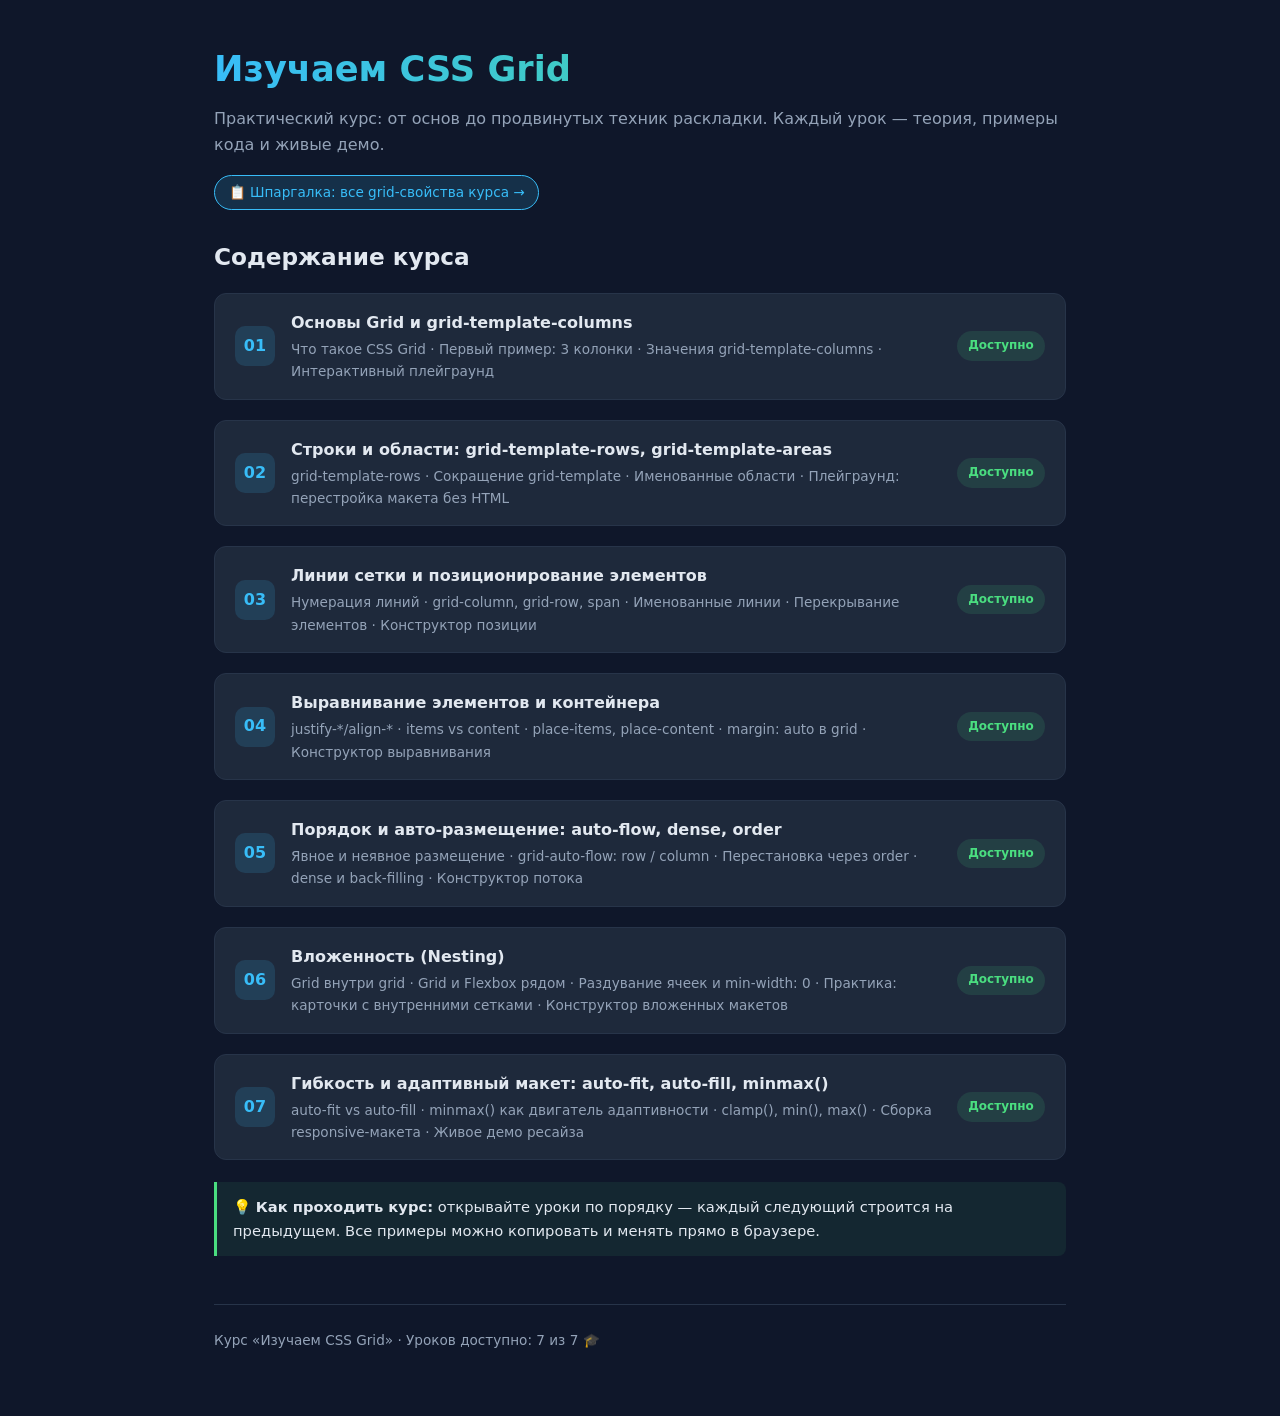
<file: index.html>
<!DOCTYPE html>
<html lang="ru">
<head>
  <meta charset="UTF-8">
  <meta name="viewport" content="width=device-width, initial-scale=1.0">
  <title>Изучаем CSS Grid — курс</title>
  <link rel="stylesheet" href="styles.css">
</head>
<body>
  <div class="page">
    <header>
      <h1>Изучаем CSS Grid</h1>
      <p>Практический курс: от основ до продвинутых техник раскладки. Каждый урок — теория, примеры кода и живые демо.</p>
    </header>

    <div class="cheatsheet-bar">
      <a href="cheatsheet.html">📋 Шпаргалка: все grid-свойства курса →</a>
    </div>

    <h2 style="margin-top:1.5rem;">Содержание курса</h2>

    <ul class="toc">
      <li class="toc-item available">
        <a href="01-grid-basics.html">
          <span class="toc-num">01</span>
          <span class="toc-text">
            <span class="toc-title">Основы Grid и grid-template-columns</span>
            <span class="toc-desc">Что такое CSS Grid · Первый пример: 3 колонки · Значения grid-template-columns · Интерактивный плейграунд</span>
          </span>
          <span class="toc-badge done">Доступно</span>
        </a>
      </li>

      <li class="toc-item available">
        <a href="02-grid-rows-areas.html">
          <span class="toc-num">02</span>
          <span class="toc-text">
            <span class="toc-title">Строки и области: grid-template-rows, grid-template-areas</span>
            <span class="toc-desc">grid-template-rows · Сокращение grid-template · Именованные области · Плейграунд: перестройка макета без HTML</span>
          </span>
          <span class="toc-badge done">Доступно</span>
        </a>
      </li>

      <li class="toc-item available">
        <a href="03-grid-lines-position.html">
          <span class="toc-num">03</span>
          <span class="toc-text">
            <span class="toc-title">Линии сетки и позиционирование элементов</span>
            <span class="toc-desc">Нумерация линий · grid-column, grid-row, span · Именованные линии · Перекрывание элементов · Конструктор позиции</span>
          </span>
          <span class="toc-badge done">Доступно</span>
        </a>
      </li>

      <li class="toc-item available">
        <a href="04-alignment.html">
          <span class="toc-num">04</span>
          <span class="toc-text">
            <span class="toc-title">Выравнивание элементов и контейнера</span>
            <span class="toc-desc">justify-*/align-* · items vs content · place-items, place-content · margin: auto в grid · Конструктор выравнивания</span>
          </span>
          <span class="toc-badge done">Доступно</span>
        </a>
      </li>

      <li class="toc-item available">
        <a href="05-auto-flow-order.html">
          <span class="toc-num">05</span>
          <span class="toc-text">
            <span class="toc-title">Порядок и авто-размещение: auto-flow, dense, order</span>
            <span class="toc-desc">Явное и неявное размещение · grid-auto-flow: row / column · Перестановка через order · dense и back-filling · Конструктор потока</span>
          </span>
          <span class="toc-badge done">Доступно</span>
        </a>
      </li>

      <li class="toc-item available">
        <a href="06-nesting.html">
          <span class="toc-num">06</span>
          <span class="toc-text">
            <span class="toc-title">Вложенность (Nesting)</span>
            <span class="toc-desc">Grid внутри grid · Grid и Flexbox рядом · Раздувание ячеек и min-width: 0 · Практика: карточки с внутренними сетками · Конструктор вложенных макетов</span>
          </span>
          <span class="toc-badge done">Доступно</span>
        </a>
      </li>

      <li class="toc-item available">
        <a href="07-responsive.html">
          <span class="toc-num">07</span>
          <span class="toc-text">
            <span class="toc-title">Гибкость и адаптивный макет: auto-fit, auto-fill, minmax()</span>
            <span class="toc-desc">auto-fit vs auto-fill · minmax() как двигатель адаптивности · clamp(), min(), max() · Сборка responsive-макета · Живое демо ресайза</span>
          </span>
          <span class="toc-badge done">Доступно</span>
        </a>
      </li>
    </ul>

    <div class="note">
      💡 <strong>Как проходить курс:</strong> открывайте уроки по порядку — каждый следующий строится на предыдущем.
      Все примеры можно копировать и менять прямо в браузере.
    </div>

    <footer>
      Курс «Изучаем CSS Grid» · Уроков доступно: 7 из 7 🎓
    </footer>
  </div>
</body>
</html>
</file>
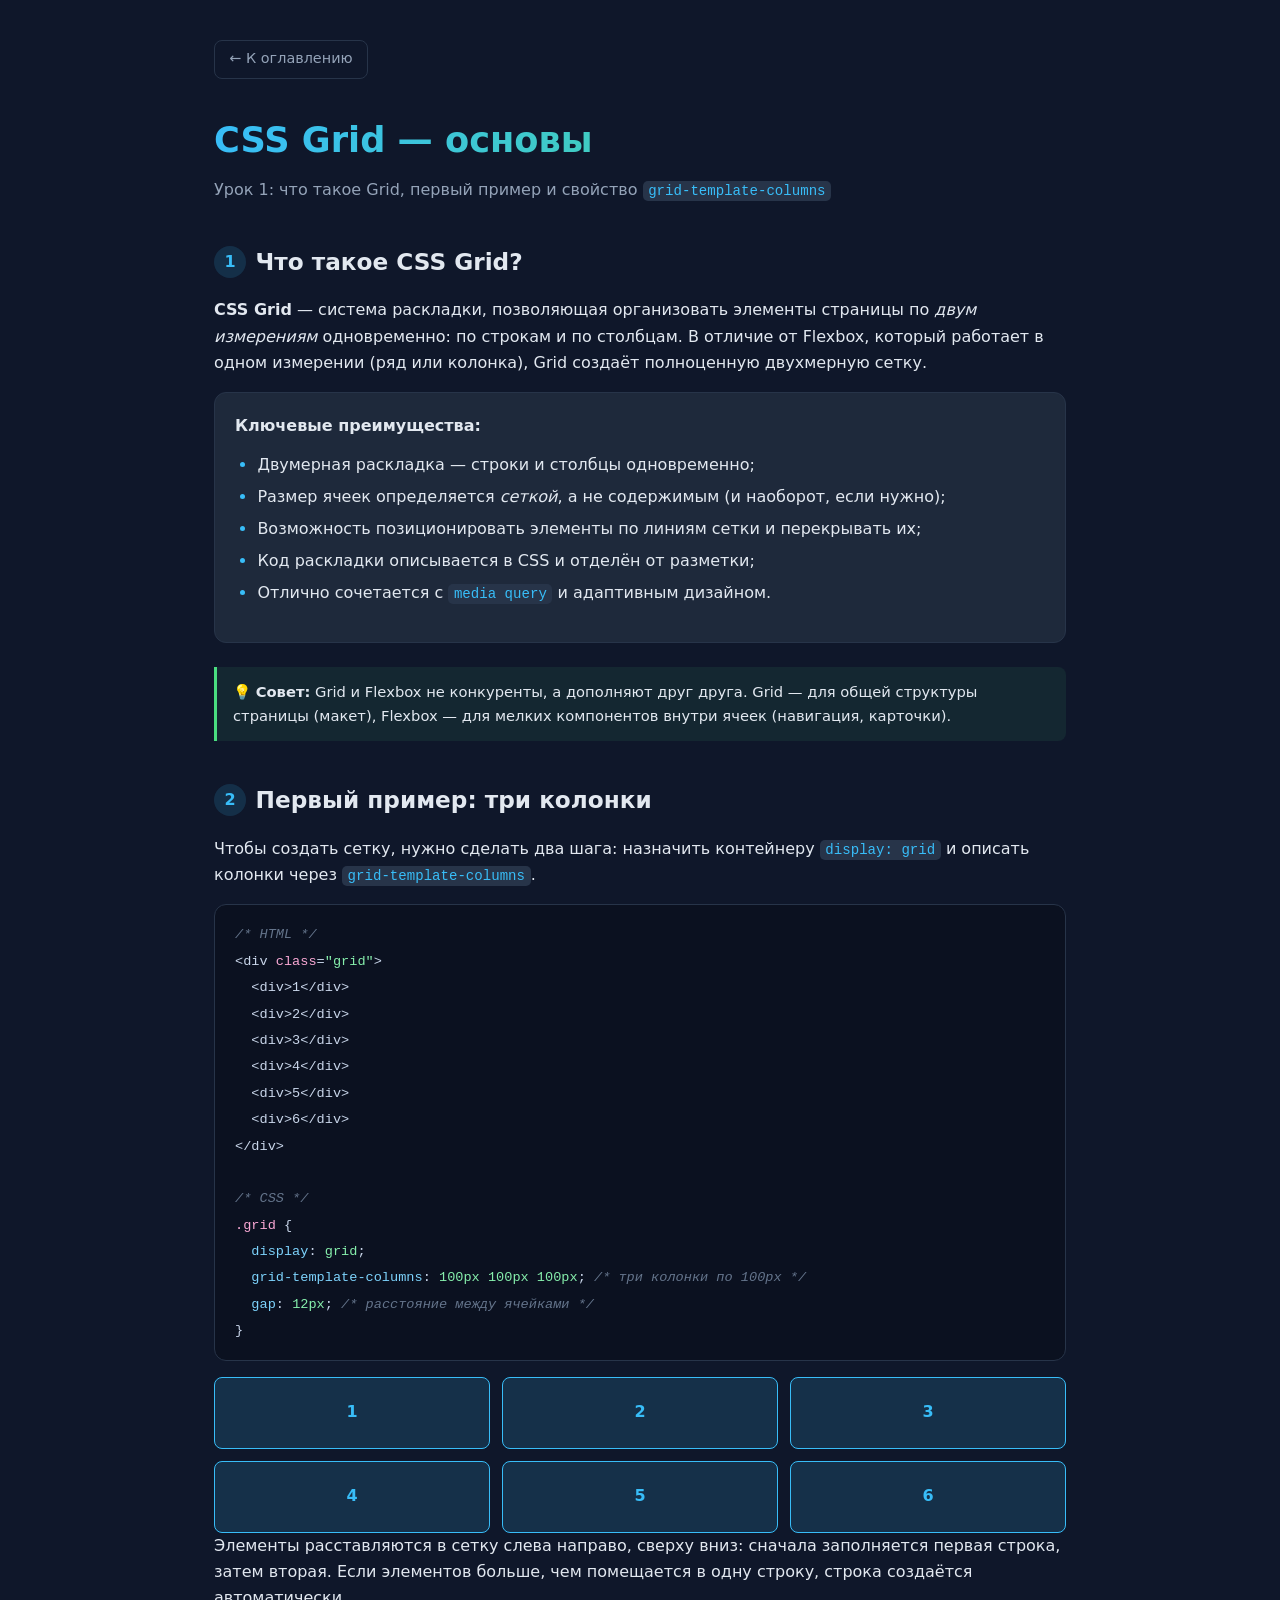
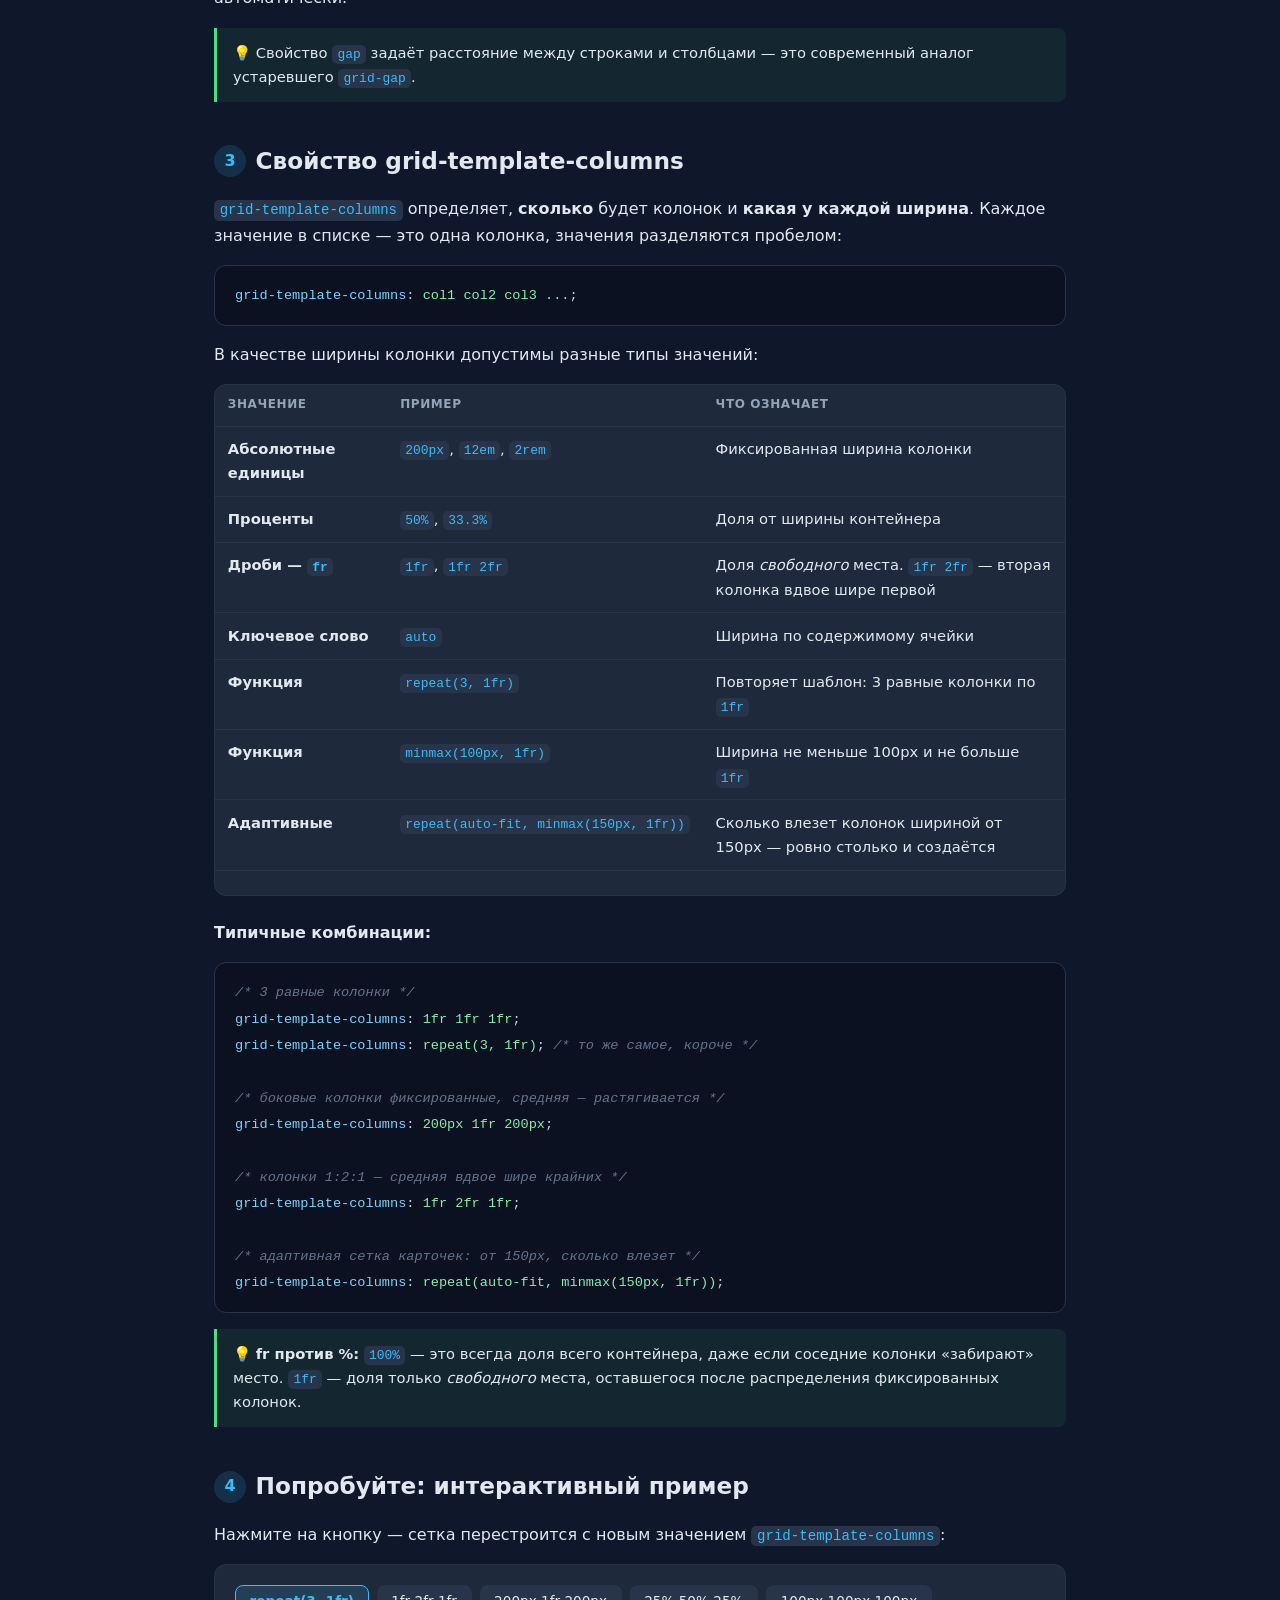
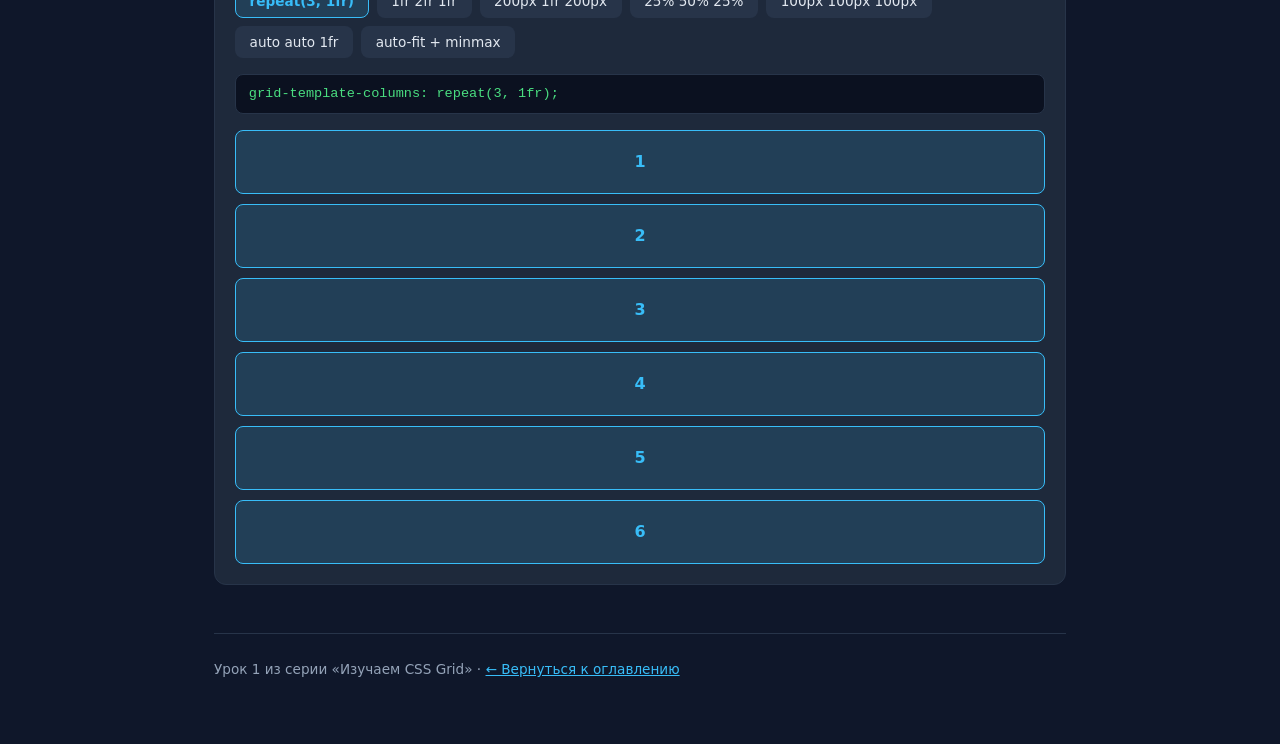
<file: 01-grid-basics.html>
<!DOCTYPE html>
<html lang="ru">
<head>
  <meta charset="UTF-8">
  <meta name="viewport" content="width=device-width, initial-scale=1.0">
  <title>Урок 1: CSS Grid — основы и grid-template-columns</title>
  <link rel="stylesheet" href="styles.css">
</head>
<body>
  <div class="page">
    <nav class="nav">
      <a href="index.html">← К оглавлению</a>
    </nav>

    <header>
      <h1>CSS Grid — основы</h1>
      <p>Урок 1: что такое Grid, первый пример и свойство <code>grid-template-columns</code></p>
    </header>

    <!-- ============ 1. Что такое CSS Grid ============ -->
    <section>
      <h2><span class="num">1</span>Что такое CSS Grid?</h2>
      <p>
        <strong>CSS Grid</strong> — система раскладки, позволяющая организовать элементы страницы
        по <em>двум измерениям</em> одновременно: по строкам и по столбцам.
        В отличие от Flexbox, который работает в одном измерении (ряд или колонка),
        Grid создаёт полноценную двухмерную сетку.
      </p>
      <div class="card">
        <p style="margin-bottom:0.75rem;"><strong>Ключевые преимущества:</strong></p>
        <ul>
          <li>Двумерная раскладка — строки и столбцы одновременно;</li>
          <li>Размер ячеек определяется <em>сеткой</em>, а не содержимым (и наоборот, если нужно);</li>
          <li>Возможность позиционировать элементы по линиям сетки и перекрывать их;</li>
          <li>Код раскладки описывается в CSS и отделён от разметки;</li>
          <li>Отлично сочетается с <code>media query</code> и адаптивным дизайном.</li>
        </ul>
      </div>
      <div class="note">
        💡 <strong>Совет:</strong> Grid и Flexbox не конкуренты, а дополняют друг друга.
        Grid — для общей структуры страницы (макет), Flexbox — для мелких компонентов внутри ячеек (навигация, карточки).
      </div>
    </section>

    <!-- ============ 2. Первый пример ============ -->
    <section>
      <h2><span class="num">2</span>Первый пример: три колонки</h2>
      <p>
        Чтобы создать сетку, нужно сделать два шага:
        назначить контейнеру <code>display: grid</code> и описать колонки через
        <code>grid-template-columns</code>.
      </p>
      <pre><code><span class="tok-com">/* HTML */</span>
&lt;div <span class="tok-sel">class</span>=<span class="tok-val">"grid"</span>&gt;
  &lt;div&gt;1&lt;/div&gt;
  &lt;div&gt;2&lt;/div&gt;
  &lt;div&gt;3&lt;/div&gt;
  &lt;div&gt;4&lt;/div&gt;
  &lt;div&gt;5&lt;/div&gt;
  &lt;div&gt;6&lt;/div&gt;
&lt;/div&gt;

<span class="tok-com">/* CSS */</span>
<span class="tok-sel">.grid</span> {
  <span class="tok-prop">display</span>: <span class="tok-val">grid</span>;
  <span class="tok-prop">grid-template-columns</span>: <span class="tok-val">100px 100px 100px</span>; <span class="tok-com">/* три колонки по 100px */</span>
  <span class="tok-prop">gap</span>: <span class="tok-val">12px</span>; <span class="tok-com">/* расстояние между ячейками */</span>
}</code></pre>
      <div class="demo-grid cols-3" id="basic-demo">
        <div>1</div><div>2</div><div>3</div>
        <div>4</div><div>5</div><div>6</div>
      </div>
      <p>
        Элементы расставляются в сетку слева направо, сверху вниз:
        сначала заполняется первая строка, затем вторая.
        Если элементов больше, чем помещается в одну строку,
        строка создаётся автоматически.
      </p>
      <div class="note">
        💡 Свойство <code>gap</code> задаёт расстояние между строками и столбцами —
        это современный аналог устаревшего <code>grid-gap</code>.
      </div>
    </section>

    <!-- ============ 3. grid-template-columns ============ -->
    <section>
      <h2><span class="num">3</span>Свойство grid-template-columns</h2>
      <p>
        <code>grid-template-columns</code> определяет, <strong>сколько</strong> будет колонок
        и <strong>какая у каждой ширина</strong>. Каждое значение в списке — это одна колонка,
        значения разделяются пробелом:
      </p>
      <pre><code><span class="tok-prop">grid-template-columns</span>: <span class="tok-val">col1 col2 col3 ...</span>;</code></pre>
      <p>В качестве ширины колонки допустимы разные типы значений:</p>

      <div class="card" style="padding:0;">
        <table>
          <thead>
            <tr><th>Значение</th><th>Пример</th><th>Что означает</th></tr>
          </thead>
          <tbody>
            <tr>
              <td><strong>Абсолютные единицы</strong></td>
              <td><code>200px</code>, <code>12em</code>, <code>2rem</code></td>
              <td>Фиксированная ширина колонки</td>
            </tr>
            <tr>
              <td><strong>Проценты</strong></td>
              <td><code>50%</code>, <code>33.3%</code></td>
              <td>Доля от ширины контейнера</td>
            </tr>
            <tr>
              <td><strong>Дроби — <code>fr</code></strong></td>
              <td><code>1fr</code>, <code>1fr 2fr</code></td>
              <td>Доля <em>свободного</em> места. <code>1fr 2fr</code> — вторая колонка вдвое шире первой</td>
            </tr>
            <tr>
              <td><strong>Ключевое слово</strong></td>
              <td><code>auto</code></td>
              <td>Ширина по содержимому ячейки</td>
            </tr>
            <tr>
              <td><strong>Функция</strong></td>
              <td><code>repeat(3, 1fr)</code></td>
              <td>Повторяет шаблон: 3 равные колонки по <code>1fr</code></td>
            </tr>
            <tr>
              <td><strong>Функция</strong></td>
              <td><code>minmax(100px, 1fr)</code></td>
              <td>Ширина не меньше 100px и не больше <code>1fr</code></td>
            </tr>
            <tr>
              <td><strong>Адаптивные</strong></td>
              <td><code>repeat(auto-fit, minmax(150px, 1fr))</code></td>
              <td>Сколько влезет колонок шириной от 150px — ровно столько и создаётся</td>
            </tr>
          </tbody>
        </table>
      </div>

      <p><strong>Типичные комбинации:</strong></p>
      <pre><code><span class="tok-com">/* 3 равные колонки */</span>
<span class="tok-prop">grid-template-columns</span>: <span class="tok-val">1fr 1fr 1fr</span>;
<span class="tok-prop">grid-template-columns</span>: <span class="tok-val">repeat(3, 1fr)</span>; <span class="tok-com">/* то же самое, короче */</span>

<span class="tok-com">/* боковые колонки фиксированные, средняя — растягивается */</span>
<span class="tok-prop">grid-template-columns</span>: <span class="tok-val">200px 1fr 200px</span>;

<span class="tok-com">/* колонки 1:2:1 — средняя вдвое шире крайних */</span>
<span class="tok-prop">grid-template-columns</span>: <span class="tok-val">1fr 2fr 1fr</span>;

<span class="tok-com">/* адаптивная сетка карточек: от 150px, сколько влезет */</span>
<span class="tok-prop">grid-template-columns</span>: <span class="tok-val">repeat(auto-fit, minmax(150px, 1fr))</span>;</code></pre>

      <div class="note">
        💡 <strong>fr против %:</strong> <code>100%</code> — это всегда доля всего контейнера,
        даже если соседние колонки «забирают» место. <code>1fr</code> — доля только
        <em>свободного</em> места, оставшегося после распределения фиксированных колонок.
      </div>
    </section>

    <!-- ============ 4. Плейграунд ============ -->
    <section>
      <h2><span class="num">4</span>Попробуйте: интерактивный пример</h2>
      <p>Нажмите на кнопку — сетка перестроится с новым значением <code>grid-template-columns</code>:</p>

      <div class="playground">
        <div class="controls" id="pg-buttons">
          <button data-value="repeat(3, 1fr)" class="active">repeat(3, 1fr)</button>
          <button data-value="1fr 2fr 1fr">1fr 2fr 1fr</button>
          <button data-value="200px 1fr 200px">200px 1fr 200px</button>
          <button data-value="25% 50% 25%">25% 50% 25%</button>
          <button data-value="100px 100px 100px">100px 100px 100px</button>
          <button data-value="auto auto 1fr">auto auto 1fr</button>
          <button data-value="repeat(auto-fit, minmax(80px, 1fr))">auto-fit + minmax</button>
        </div>
        <div class="current-value" id="pg-value">grid-template-columns: repeat(3, 1fr);</div>
        <div class="live" id="pg-grid">
          <div>1</div><div>2</div><div>3</div>
          <div>4</div><div>5</div><div>6</div>
        </div>
      </div>
    </section>

    <footer>
      Урок 1 из серии «Изучаем CSS Grid» ·
      <a href="index.html" style="color:var(--accent);">← Вернуться к оглавлению</a>
    </footer>
  </div>

  <script>
    const buttons = document.querySelectorAll('#pg-buttons button');
    const grid = document.getElementById('pg-grid');
    const valueLabel = document.getElementById('pg-value');

    buttons.forEach(btn => {
      btn.addEventListener('click', () => {
        buttons.forEach(b => b.classList.remove('active'));
        btn.classList.add('active');
        const value = btn.dataset.value;
        grid.style.gridTemplateColumns = value;
        valueLabel.textContent = 'grid-template-columns: ' + value + ';';
      });
    });
  </script>
</body>
</html>
</file>
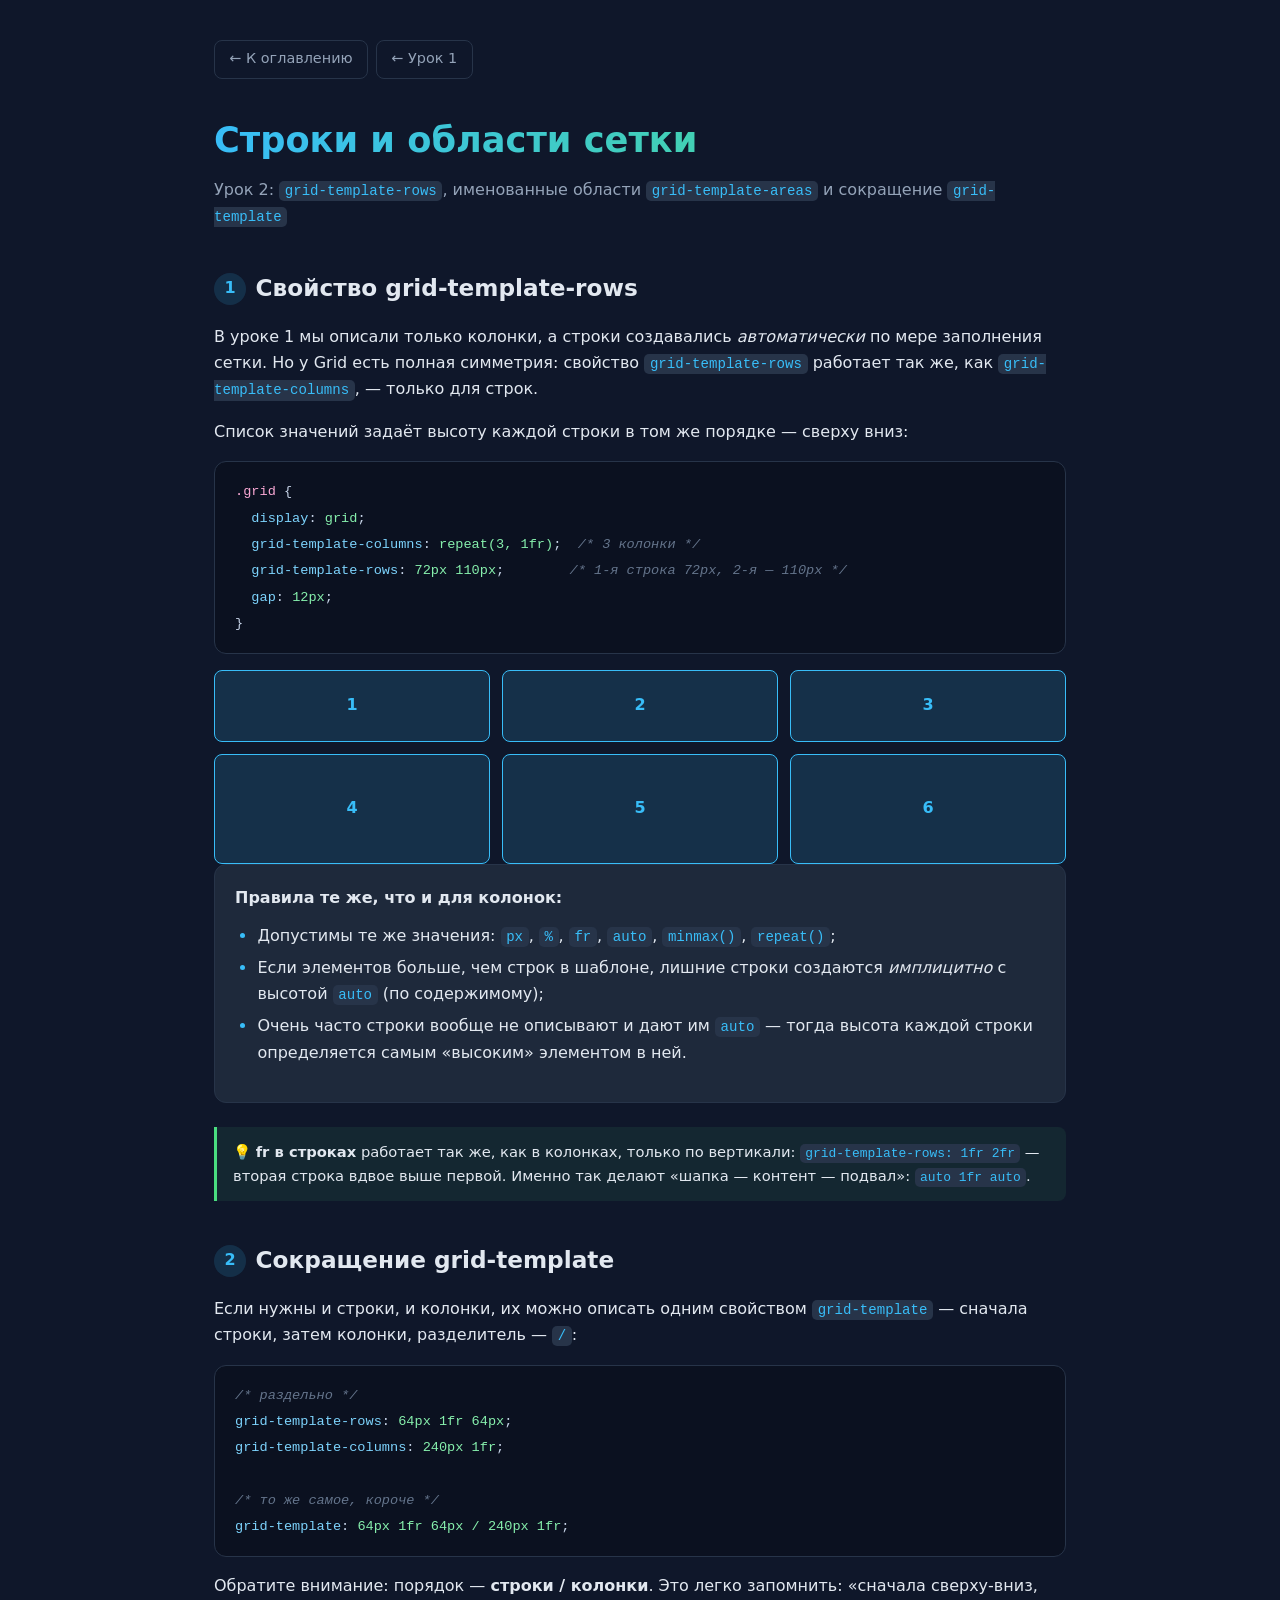
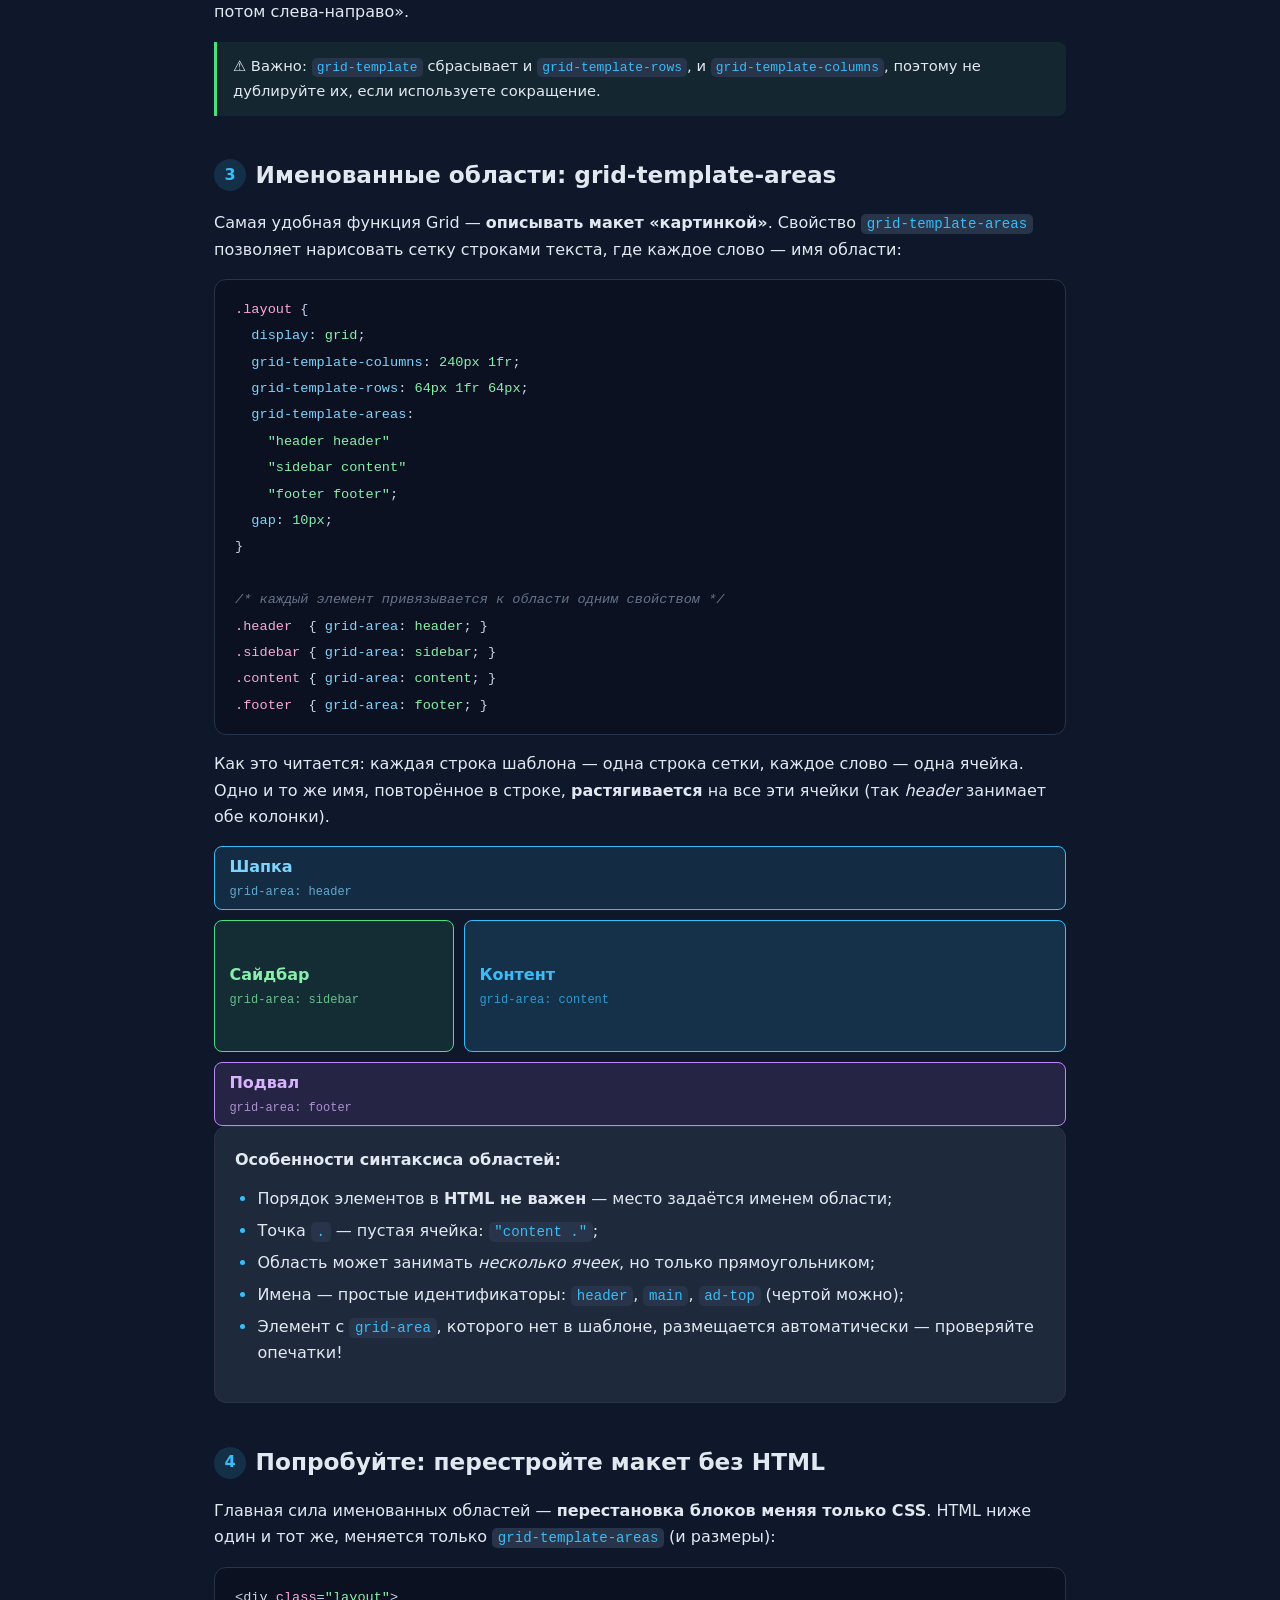
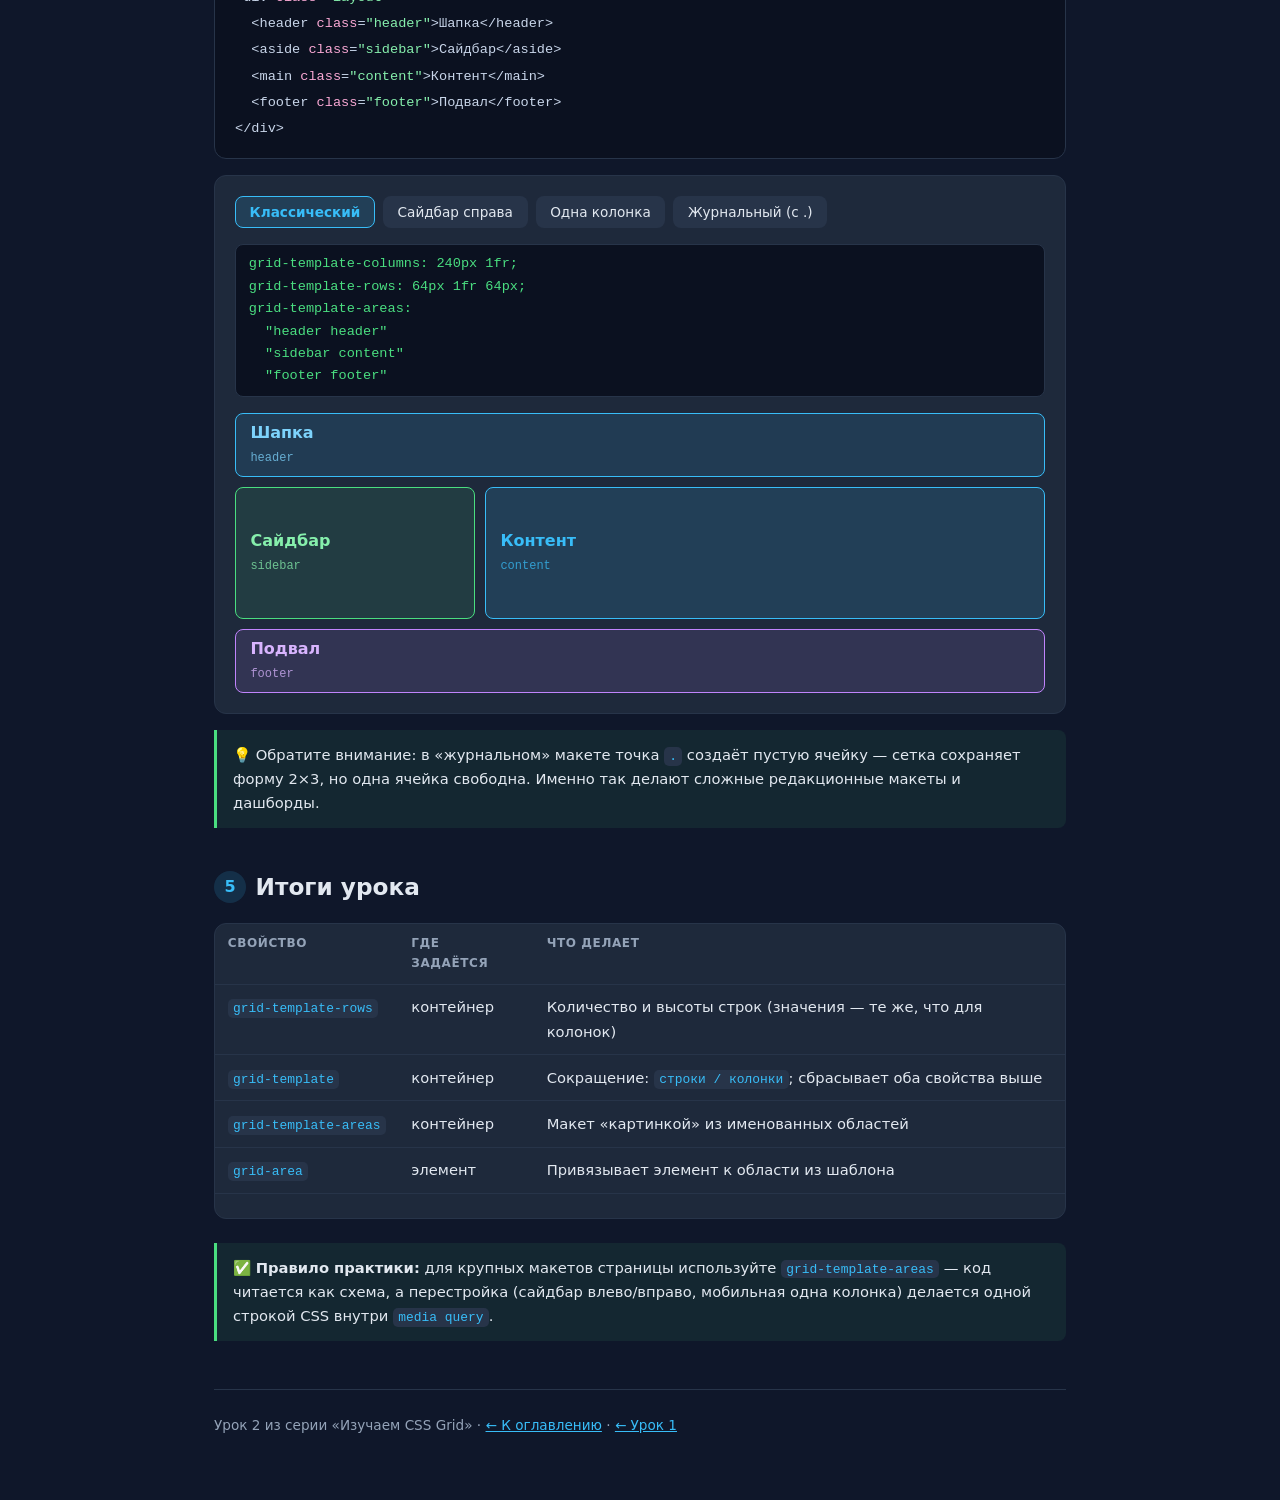
<file: 02-grid-rows-areas.html>
<!DOCTYPE html>
<html lang="ru">
<head>
  <meta charset="UTF-8">
  <meta name="viewport" content="width=device-width, initial-scale=1.0">
  <title>Урок 2: Строки и области — grid-template-rows, grid-template-areas</title>
  <link rel="stylesheet" href="styles.css">
</head>
<body>
  <div class="page">
    <nav class="nav">
      <a href="index.html">← К оглавлению</a>
      <a href="01-grid-basics.html">← Урок 1</a>
    </nav>

    <header>
      <h1>Строки и области сетки</h1>
      <p>Урок 2: <code>grid-template-rows</code>, именованные области <code>grid-template-areas</code> и сокращение <code>grid-template</code></p>
    </header>

    <!-- ============ 1. grid-template-rows ============ -->
    <section>
      <h2><span class="num">1</span>Свойство grid-template-rows</h2>
      <p>
        В уроке 1 мы описали только колонки, а строки создавались <em>автоматически</em>
        по мере заполнения сетки. Но у Grid есть полная симметрия: свойство
        <code>grid-template-rows</code> работает так же, как
        <code>grid-template-columns</code>, — только для строк.
      </p>
      <p>Список значений задаёт высоту каждой строки в том же порядке — сверху вниз:</p>
      <pre><code><span class="tok-sel">.grid</span> {
  <span class="tok-prop">display</span>: <span class="tok-val">grid</span>;
  <span class="tok-prop">grid-template-columns</span>: <span class="tok-val">repeat(3, 1fr)</span>;  <span class="tok-com">/* 3 колонки */</span>
  <span class="tok-prop">grid-template-rows</span>: <span class="tok-val">72px 110px</span>;        <span class="tok-com">/* 1-я строка 72px, 2-я — 110px */</span>
  <span class="tok-prop">gap</span>: <span class="tok-val">12px</span>;
}</code></pre>
      <div class="demo-grid rows-2">
        <div>1</div><div>2</div><div>3</div>
        <div>4</div><div>5</div><div>6</div>
      </div>
      <div class="card">
        <p style="margin-bottom:0.75rem;"><strong>Правила те же, что и для колонок:</strong></p>
        <ul>
          <li>Допустимы те же значения: <code>px</code>, <code>%</code>, <code>fr</code>, <code>auto</code>, <code>minmax()</code>, <code>repeat()</code>;</li>
          <li>Если элементов больше, чем строк в шаблоне, лишние строки создаются <em>имплицитно</em> с высотой <code>auto</code> (по содержимому);</li>
          <li>Очень часто строки вообще не описывают и дают им <code>auto</code> — тогда высота каждой строки определяется самым «высоким» элементом в ней.</li>
        </ul>
      </div>
      <div class="note">
        💡 <strong>fr в строках</strong> работает так же, как в колонках, только по вертикали:
        <code>grid-template-rows: 1fr 2fr</code> — вторая строка вдвое выше первой.
        Именно так делают «шапка — контент — подвал»: <code>auto 1fr auto</code>.
      </div>
    </section>

    <!-- ============ 2. grid-template ============ -->
    <section>
      <h2><span class="num">2</span>Сокращение grid-template</h2>
      <p>
        Если нужны и строки, и колонки, их можно описать одним свойством
        <code>grid-template</code> — сначала строки, затем колонки, разделитель — <code>/</code>:
      </p>
      <pre><code><span class="tok-com">/* раздельно */</span>
<span class="tok-prop">grid-template-rows</span>: <span class="tok-val">64px 1fr 64px</span>;
<span class="tok-prop">grid-template-columns</span>: <span class="tok-val">240px 1fr</span>;

<span class="tok-com">/* то же самое, короче */</span>
<span class="tok-prop">grid-template</span>: <span class="tok-val">64px 1fr 64px / 240px 1fr</span>;</code></pre>
      <p>
        Обратите внимание: порядок — <strong>строки / колонки</strong>.
        Это легко запомнить: «сначала сверху-вниз, потом слева-направо».
      </p>
      <div class="note">
        ⚠️ Важно: <code>grid-template</code> сбрасывает и <code>grid-template-rows</code>,
        и <code>grid-template-columns</code>, поэтому не дублируйте их, если используете сокращение.
      </div>
    </section>

    <!-- ============ 3. grid-template-areas ============ -->
    <section>
      <h2><span class="num">3</span>Именованные области: grid-template-areas</h2>
      <p>
        Самая удобная функция Grid — <strong>описывать макет «картинкой»</strong>.
        Свойство <code>grid-template-areas</code> позволяет нарисовать сетку строками текста,
        где каждое слово — имя области:
      </p>
      <pre><code><span class="tok-sel">.layout</span> {
  <span class="tok-prop">display</span>: <span class="tok-val">grid</span>;
  <span class="tok-prop">grid-template-columns</span>: <span class="tok-val">240px 1fr</span>;
  <span class="tok-prop">grid-template-rows</span>: <span class="tok-val">64px 1fr 64px</span>;
  <span class="tok-prop">grid-template-areas</span>:
    <span class="tok-val">"header header"</span>
    <span class="tok-val">"sidebar content"</span>
    <span class="tok-val">"footer footer"</span>;
  <span class="tok-prop">gap</span>: <span class="tok-val">10px</span>;
}

<span class="tok-com">/* каждый элемент привязывается к области одним свойством */</span>
<span class="tok-sel">.header</span>  { <span class="tok-prop">grid-area</span>: <span class="tok-val">header</span>; }
<span class="tok-sel">.sidebar</span> { <span class="tok-prop">grid-area</span>: <span class="tok-val">sidebar</span>; }
<span class="tok-sel">.content</span> { <span class="tok-prop">grid-area</span>: <span class="tok-val">content</span>; }
<span class="tok-sel">.footer</span>  { <span class="tok-prop">grid-area</span>: <span class="tok-val">footer</span>; }</code></pre>
      <p>
        Как это читается: каждая строка шаблона — одна строка сетки,
        каждое слово — одна ячейка. Одно и то же имя, повторённое в строке,
        <strong>растягивается</strong> на все эти ячейки (так <em>header</em> занимает обе колонки).
      </p>
      <div class="area-grid" style="
        grid-template-columns: 240px 1fr;
        grid-template-rows: 64px 1fr 64px;
        grid-template-areas: 'header header' 'sidebar content' 'footer footer';
      ">
        <div class="area-box" data-area="header">Шапка <small>grid-area: header</small></div>
        <div class="area-box" data-area="sidebar">Сайдбар <small>grid-area: sidebar</small></div>
        <div class="area-box" data-area="content">Контент <small>grid-area: content</small></div>
        <div class="area-box" data-area="footer">Подвал <small>grid-area: footer</small></div>
      </div>
      <div class="card">
        <p style="margin-bottom:0.75rem;"><strong>Особенности синтаксиса областей:</strong></p>
        <ul>
          <li>Порядок элементов в <strong>HTML не важен</strong> — место задаётся именем области;</li>
          <li>Точка <code>.</code> — пустая ячейка: <code>"content ."</code>;</li>
          <li>Область может занимать <em>несколько ячеек</em>, но только прямоугольником;</li>
          <li>Имена — простые идентификаторы: <code>header</code>, <code>main</code>, <code>ad-top</code> (чертой можно);</li>
          <li>Элемент с <code>grid-area</code>, которого нет в шаблоне, размещается автоматически — проверяйте опечатки!</li>
        </ul>
      </div>
    </section>

    <!-- ============ 4. Плейграунд ============ -->
    <section>
      <h2><span class="num">4</span>Попробуйте: перестройте макет без HTML</h2>
      <p>
        Главная сила именованных областей — <strong>перестановка блоков меняя только CSS</strong>.
        HTML ниже один и тот же, меняется только <code>grid-template-areas</code> (и размеры):
      </p>
      <pre><code>&lt;div <span class="tok-sel">class</span>=<span class="tok-val">"layout"</span>&gt;
  &lt;header <span class="tok-sel">class</span>=<span class="tok-val">"header"</span>&gt;Шапка&lt;/header&gt;
  &lt;aside <span class="tok-sel">class</span>=<span class="tok-val">"sidebar"</span>&gt;Сайдбар&lt;/aside&gt;
  &lt;main <span class="tok-sel">class</span>=<span class="tok-val">"content"</span>&gt;Контент&lt;/main&gt;
  &lt;footer <span class="tok-sel">class</span>=<span class="tok-val">"footer"</span>&gt;Подвал&lt;/footer&gt;
&lt;/div&gt;</code></pre>

      <div class="playground">
        <div class="controls" id="layout-buttons">
          <button data-layout="classic" class="active">Классический</button>
          <button data-layout="right">Сайдбар справа</button>
          <button data-layout="stack">Одна колонка</button>
          <button data-layout="magazine">Журнальный (с .)</button>
        </div>
        <div class="current-value" id="layout-value"></div>
        <div class="area-grid" id="layout-demo">
          <div class="area-box" data-area="header">Шапка <small>header</small></div>
          <div class="area-box" data-area="sidebar">Сайдбар <small>sidebar</small></div>
          <div class="area-box" data-area="content">Контент <small>content</small></div>
          <div class="area-box" data-area="footer">Подвал <small>footer</small></div>
        </div>
      </div>
      <div class="note">
        💡 Обратите внимание: в «журнальном» макете точка <code>.</code> создаёт пустую ячейку —
        сетка сохраняет форму 2×3, но одна ячейка свободна.
        Именно так делают сложные редакционные макеты и дашборды.
      </div>
    </section>

    <!-- ============ 5. Итоги ============ -->
    <section>
      <h2><span class="num">5</span>Итоги урока</h2>
      <div class="card" style="padding:0;">
        <table>
          <thead>
            <tr><th>Свойство</th><th>Где задаётся</th><th>Что делает</th></tr>
          </thead>
          <tbody>
            <tr>
              <td><code>grid-template-rows</code></td>
              <td>контейнер</td>
              <td>Количество и высоты строк (значения — те же, что для колонок)</td>
            </tr>
            <tr>
              <td><code>grid-template</code></td>
              <td>контейнер</td>
              <td>Сокращение: <code>строки / колонки</code>; сбрасывает оба свойства выше</td>
            </tr>
            <tr>
              <td><code>grid-template-areas</code></td>
              <td>контейнер</td>
              <td>Макет «картинкой» из именованных областей</td>
            </tr>
            <tr>
              <td><code>grid-area</code></td>
              <td>элемент</td>
              <td>Привязывает элемент к области из шаблона</td>
            </tr>
          </tbody>
        </table>
      </div>
      <div class="note">
        ✅ <strong>Правило практики:</strong> для крупных макетов страницы используйте
        <code>grid-template-areas</code> — код читается как схема, а перестройка
        (сайдбар влево/вправо, мобильная одна колонка) делается одной строкой CSS
        внутри <code>media query</code>.
      </div>
    </section>

    <footer>
      Урок 2 из серии «Изучаем CSS Grid» ·
      <a href="index.html" style="color:var(--accent);">← К оглавлению</a> ·
      <a href="01-grid-basics.html" style="color:var(--accent);">← Урок 1</a>
    </footer>
  </div>

  <script>
    const layouts = {
      classic: {
        cols:  '240px 1fr',
        rows:  '64px 1fr 64px',
        areas: '"header header" "sidebar content" "footer footer"'
      },
      right: {
        cols:  '1fr 240px',
        rows:  '64px 1fr 64px',
        areas: '"header header" "content sidebar" "footer footer"'
      },
      stack: {
        cols:  '1fr',
        rows:  '64px auto 1fr 64px',
        areas: '"header" "sidebar" "content" "footer"'
      },
      magazine: {
        cols:  '2fr 1fr',
        rows:  '64px 1fr 80px',
        areas: '"header header" "content ." "sidebar footer"'
      }
    };

    const buttons = document.querySelectorAll('#layout-buttons button');
    const demo = document.getElementById('layout-demo');
    const valueLabel = document.getElementById('layout-value');
    valueLabel.style.whiteSpace = 'pre';

    function applyLayout(key) {
      const l = layouts[key];
      demo.style.gridTemplateColumns = l.cols;
      demo.style.gridTemplateRows = l.rows;
      demo.style.gridTemplateAreas = l.areas;
      valueLabel.textContent =
        'grid-template-columns: ' + l.cols + ';\n' +
        'grid-template-rows: ' + l.rows + ';\n' +
        'grid-template-areas:\n  ' + l.areas.replace(/" /g, '"\n  ');
    }

    buttons.forEach(btn => {
      btn.addEventListener('click', () => {
        buttons.forEach(b => b.classList.remove('active'));
        btn.classList.add('active');
        applyLayout(btn.dataset.layout);
      });
    });

    applyLayout('classic');
  </script>
</body>
</html>
</file>
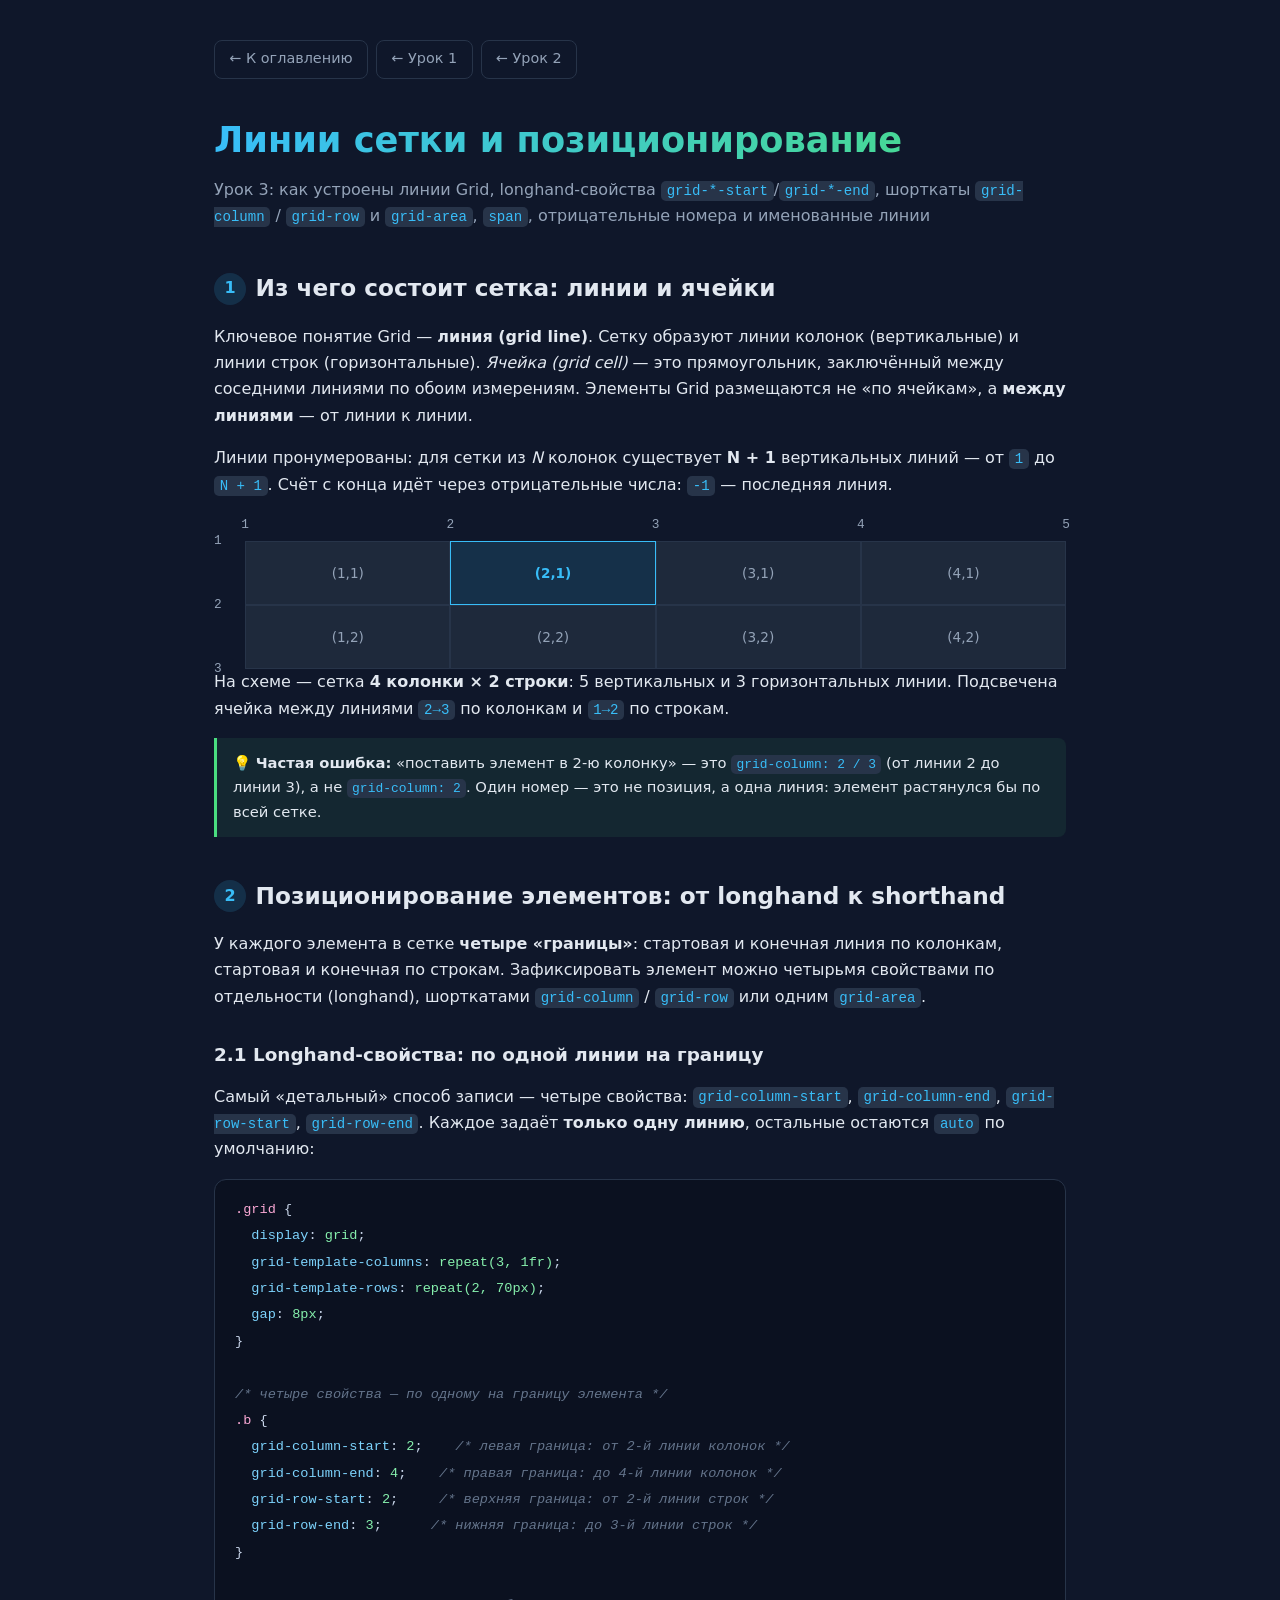
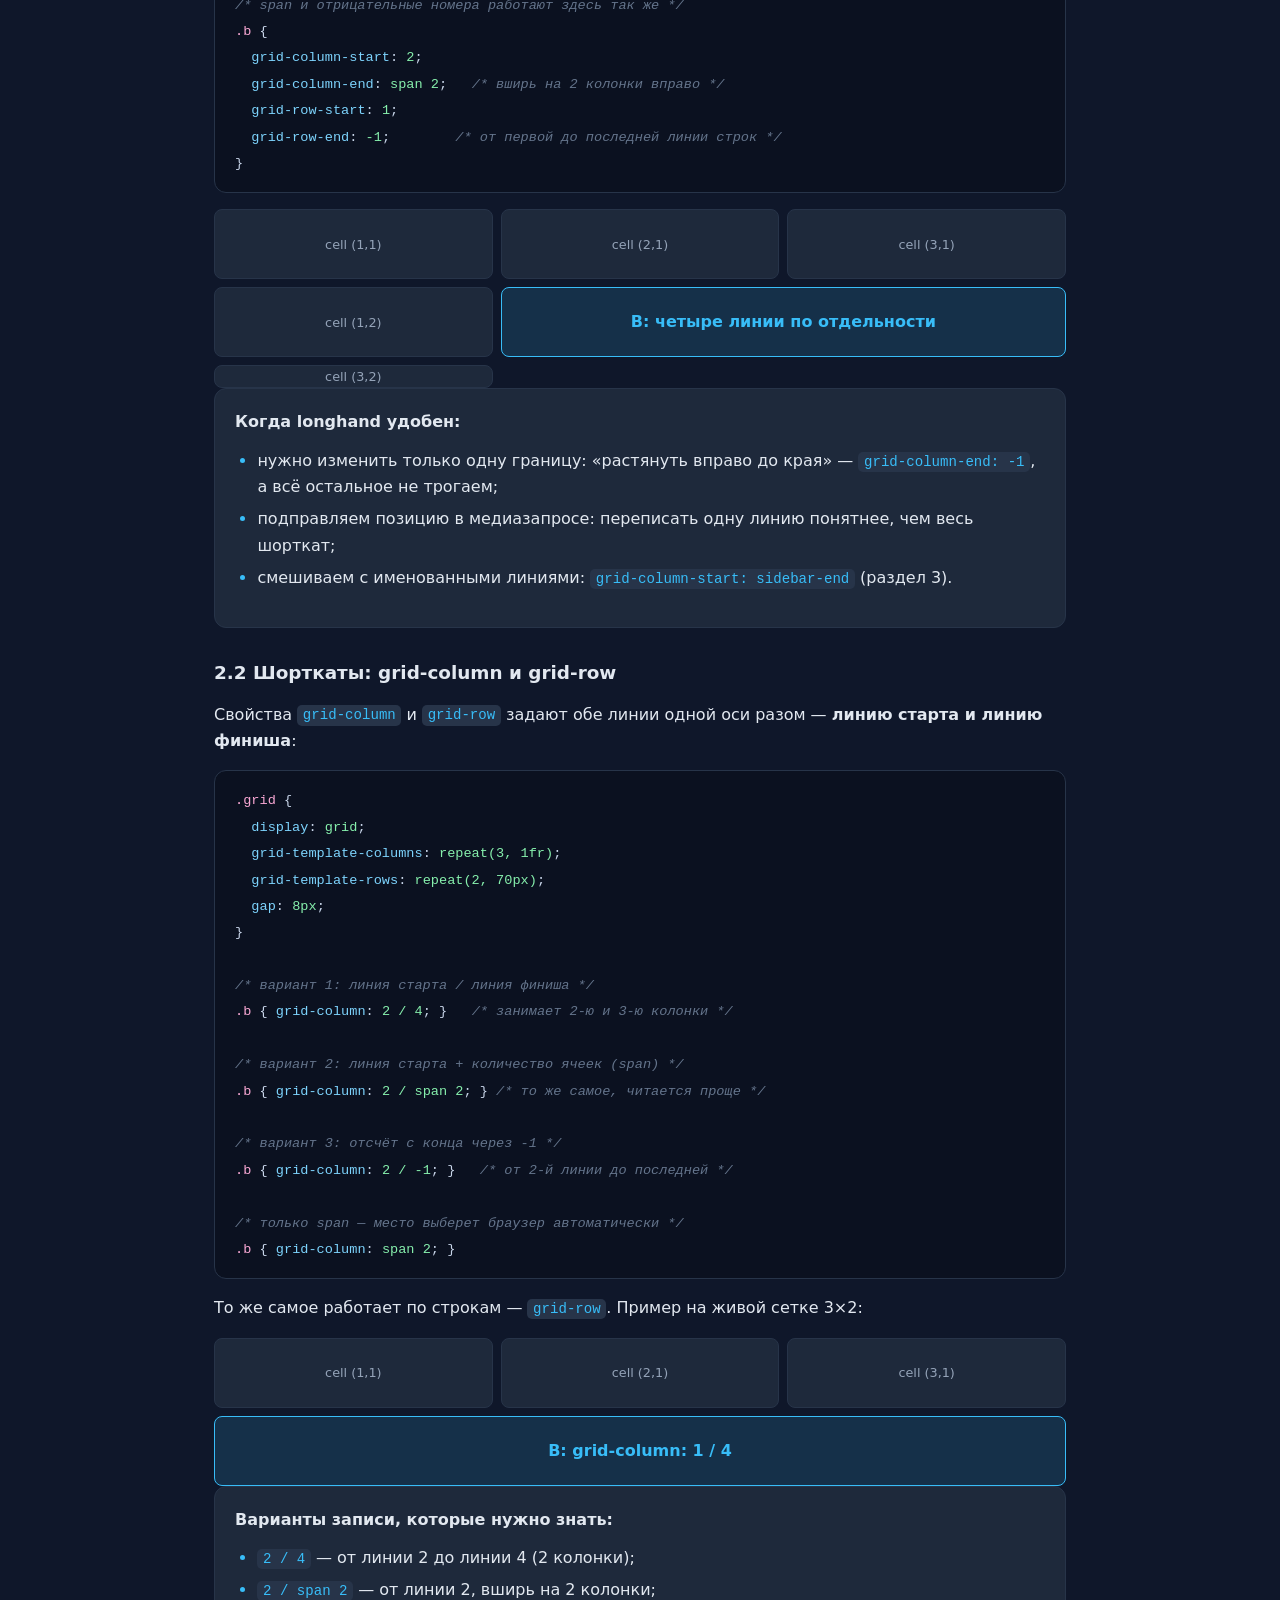
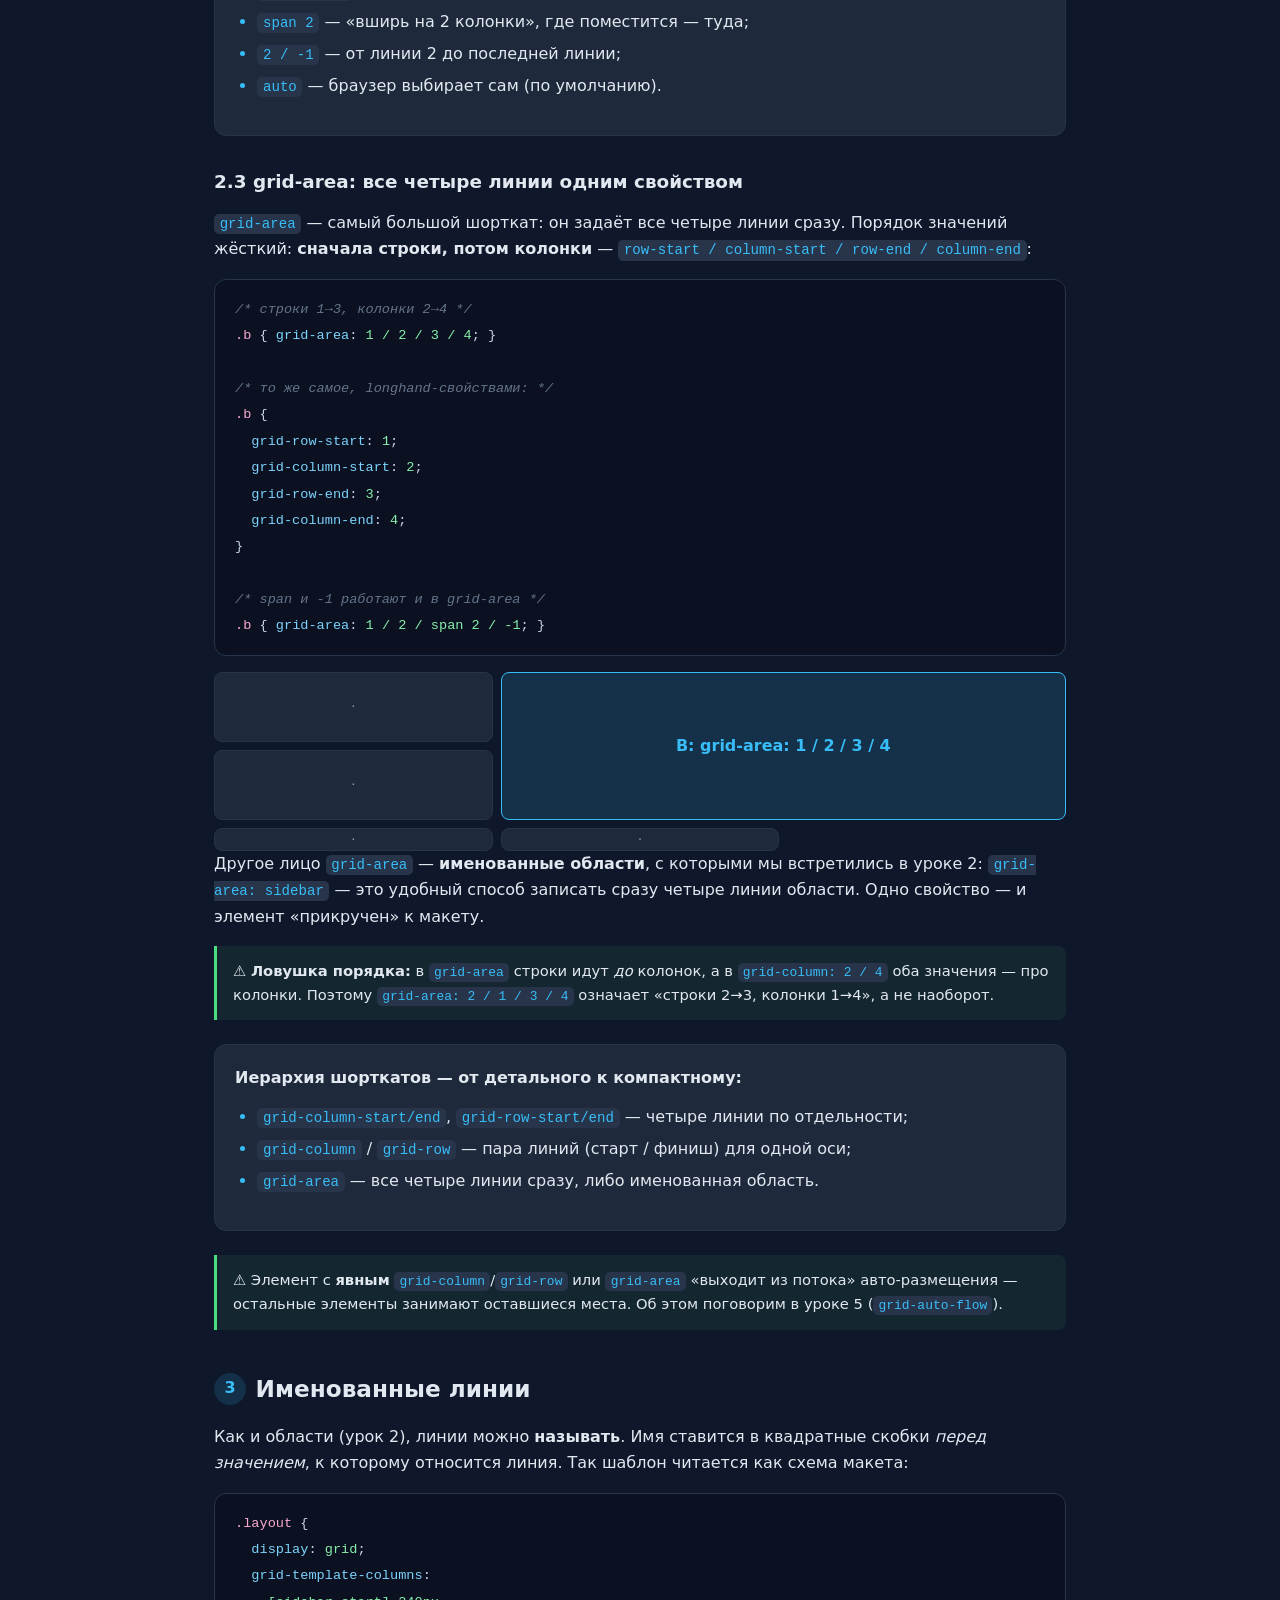
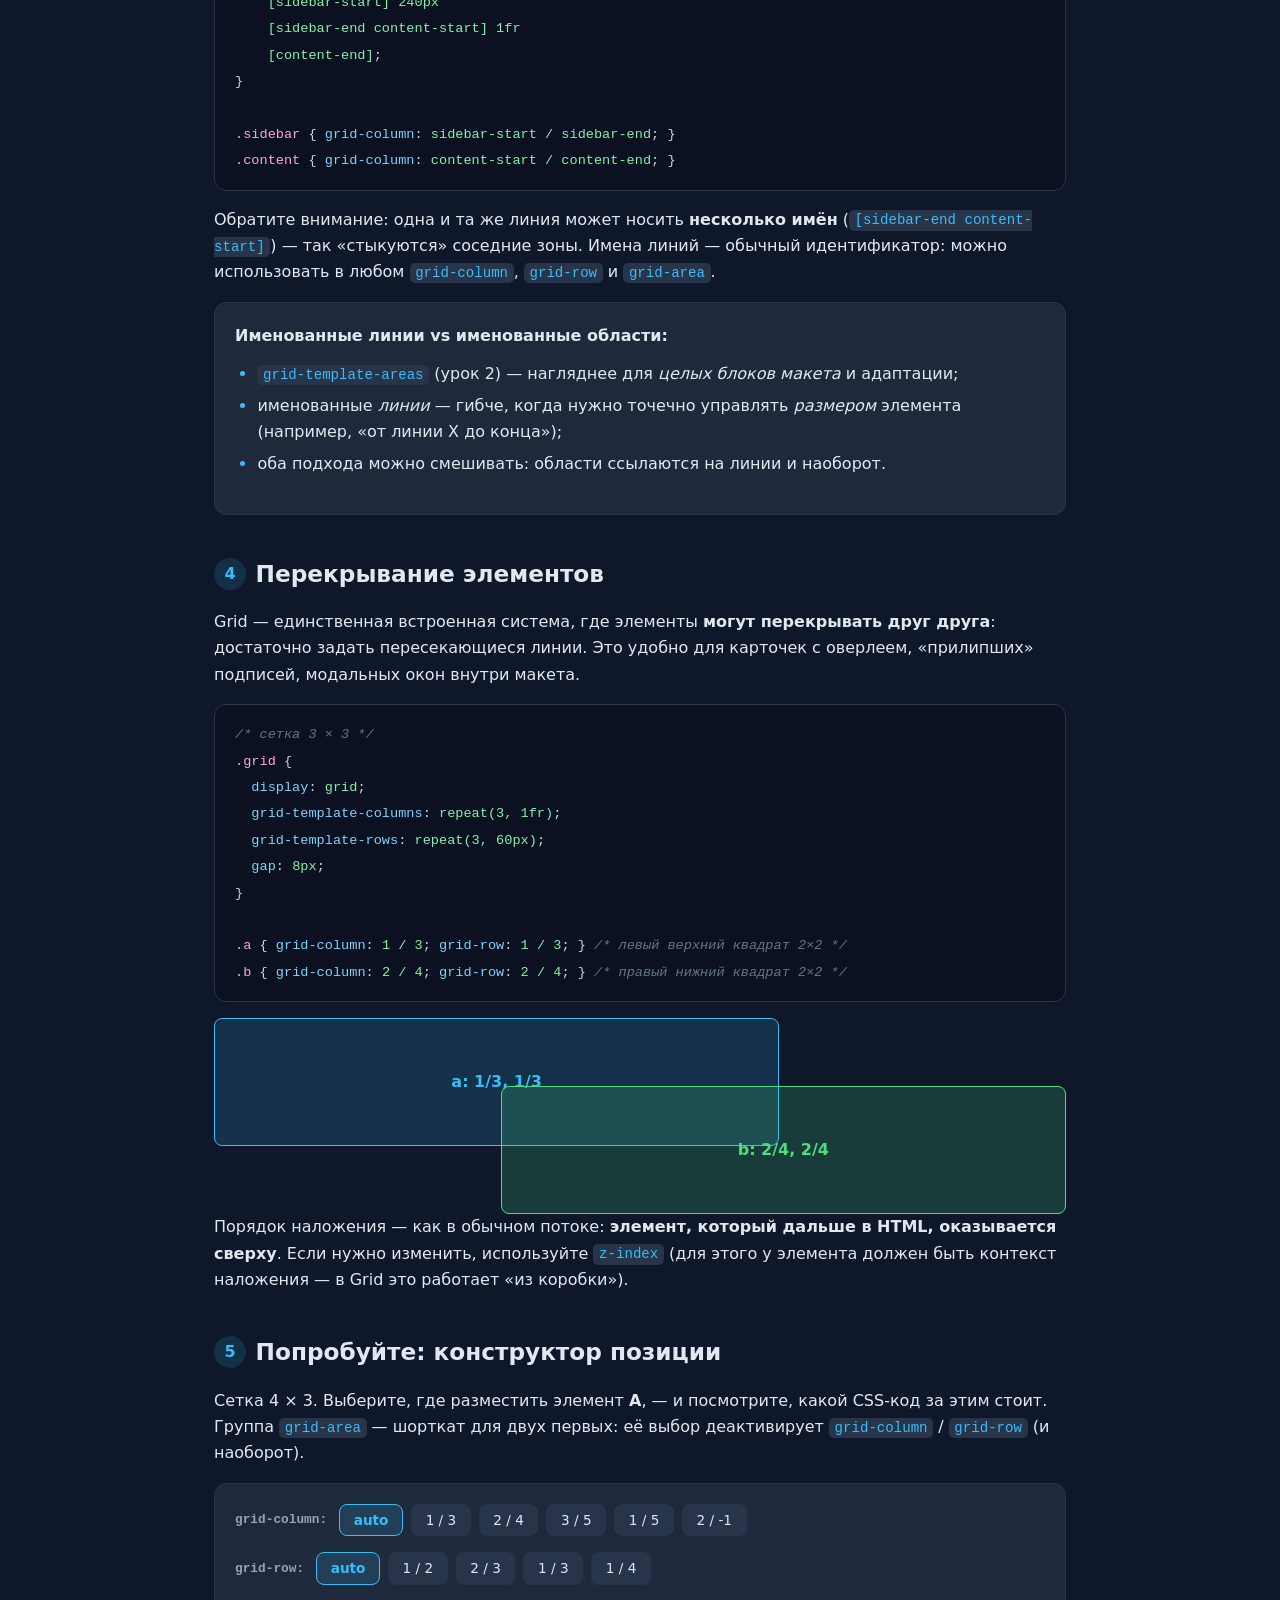
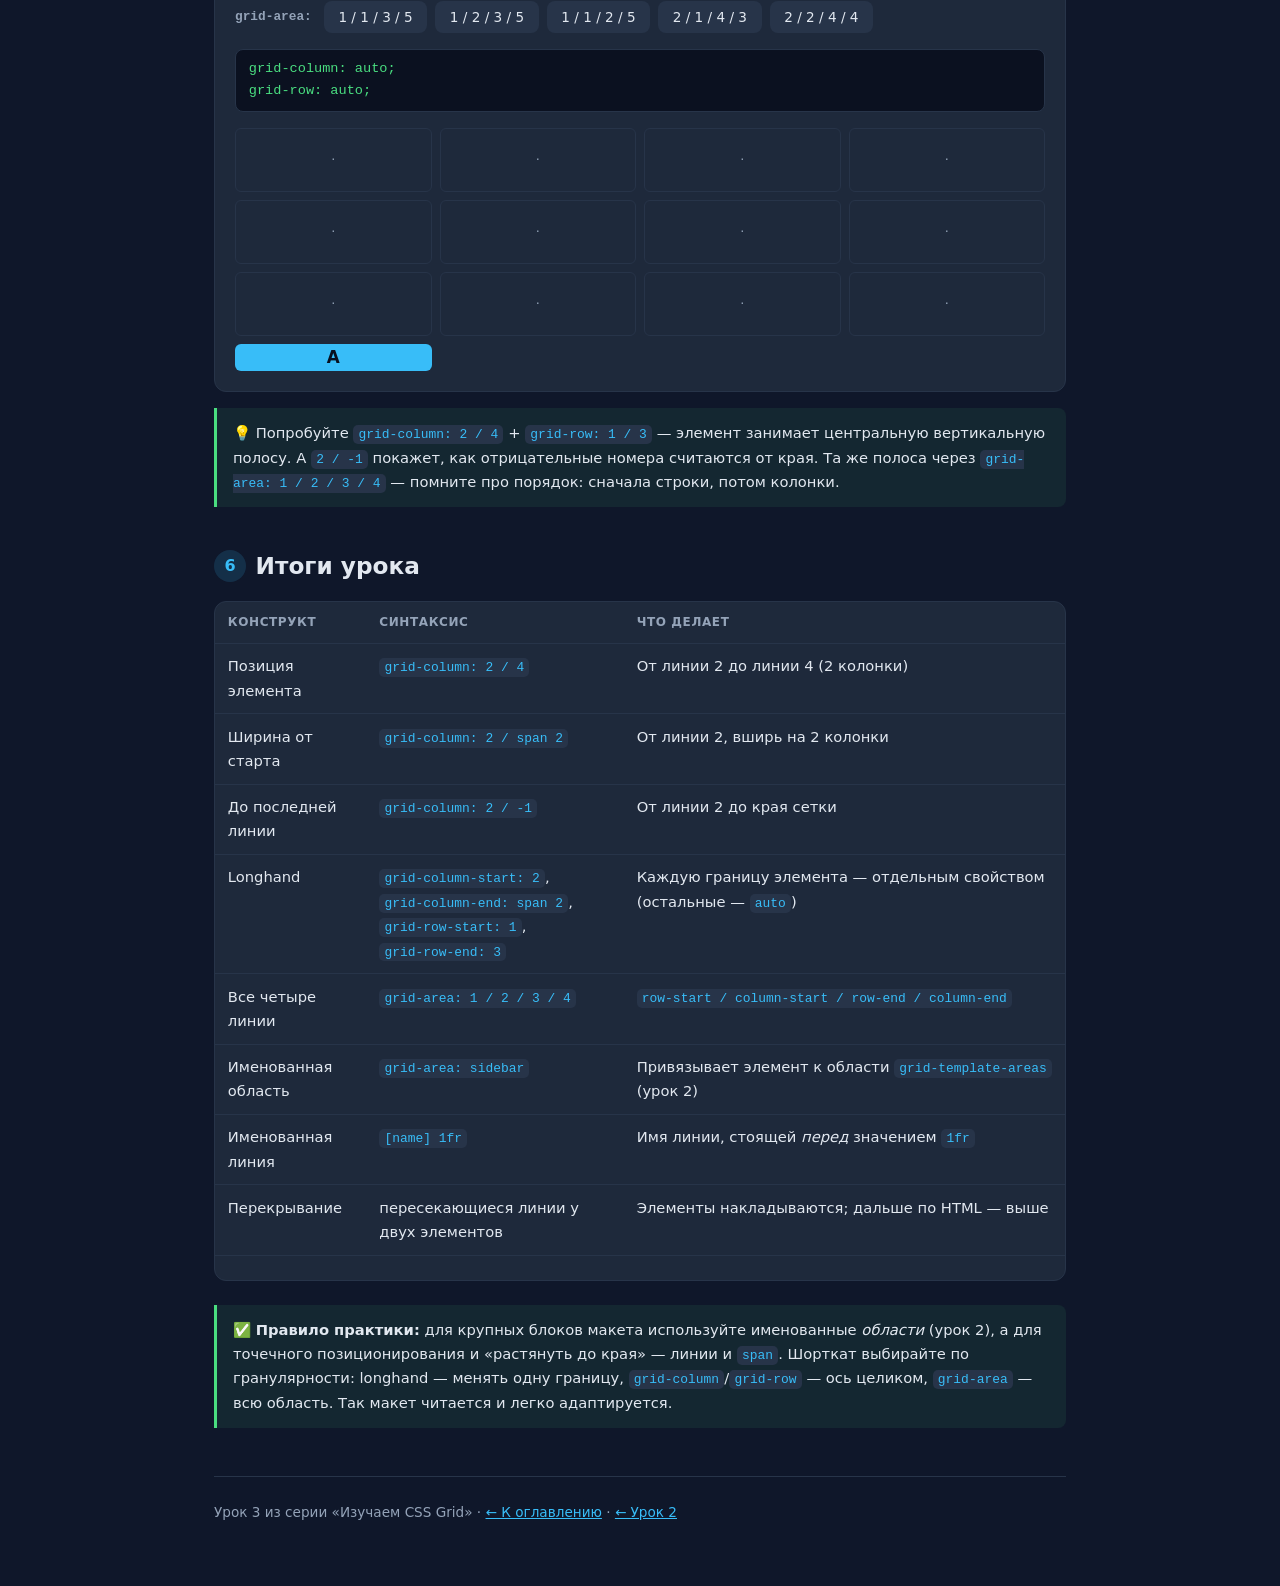
<file: 03-grid-lines-position.html>
<!DOCTYPE html>
<html lang="ru">
<head>
  <meta charset="UTF-8">
  <meta name="viewport" content="width=device-width, initial-scale=1.0">
  <title>Урок 3: Линии сетки и позиционирование элементов</title>
  <link rel="stylesheet" href="styles.css">
</head>
<body>
  <div class="page">
    <nav class="nav">
      <a href="index.html">← К оглавлению</a>
      <a href="01-grid-basics.html">← Урок 1</a>
      <a href="02-grid-rows-areas.html">← Урок 2</a>
    </nav>

    <header>
      <h1>Линии сетки и позиционирование</h1>
      <p>Урок 3: как устроены линии Grid, longhand-свойства <code>grid-*-start</code>/<code>grid-*-end</code>, шорткаты <code>grid-column</code> / <code>grid-row</code> и <code>grid-area</code>, <code>span</code>, отрицательные номера и именованные линии</p>
    </header>

    <!-- ============ 1. Линии сетки ============ -->
    <section>
      <h2><span class="num">1</span>Из чего состоит сетка: линии и ячейки</h2>
      <p>
        Ключевое понятие Grid — <strong>линия (grid line)</strong>. Сетку образуют линии
        колонок (вертикальные) и линии строк (горизонтальные).
        <em>Ячейка (grid cell)</em> — это прямоугольник, заключённый между соседними
        линиями по обоим измерениям. Элементы Grid размещаются не «по ячейкам»,
        а <strong>между линиями</strong> — от линии к линии.
      </p>
      <p>
        Линии пронумерованы: для сетки из <em>N</em> колонок существует
        <strong>N + 1</strong> вертикальных линий — от <code>1</code> до <code>N + 1</code>.
        Счёт с конца идёт через отрицательные числа: <code>-1</code> — последняя линия.
      </p>
      <div class="lines-demo">
        <div class="colnums">
          <span class="ln" style="left:0%">1</span>
          <span class="ln" style="left:25%">2</span>
          <span class="ln" style="left:50%">3</span>
          <span class="ln" style="left:75%">4</span>
          <span class="ln" style="left:100%">5</span>
        </div>
        <div class="rownums">
          <span class="ln" style="top:0%">1</span>
          <span class="ln" style="top:50%">2</span>
          <span class="ln" style="top:100%">3</span>
        </div>
        <div class="cells">
          <div class="cell-line">(1,1)</div><div class="cell-line hl">(2,1)</div><div class="cell-line">(3,1)</div><div class="cell-line">(4,1)</div>
          <div class="cell-line">(1,2)</div><div class="cell-line">(2,2)</div><div class="cell-line">(3,2)</div><div class="cell-line">(4,2)</div>
        </div>
      </div>
      <p>
        На схеме — сетка <strong>4 колонки × 2 строки</strong>: 5 вертикальных и
        3 горизонтальных линии. Подсвечена ячейка между линиями
        <code>2→3</code> по колонкам и <code>1→2</code> по строкам.
      </p>
      <div class="note">
        💡 <strong>Частая ошибка:</strong> «поставить элемент в 2-ю колонку» — это
        <code>grid-column: 2 / 3</code> (от линии 2 до линии 3), а не
        <code>grid-column: 2</code>. Один номер — это не позиция, а одна линия:
        элемент растянулся бы по всей сетке.
      </div>
    </section>

    <!-- ============ 2. Позиционирование: longhand → shorthand → grid-area ============ -->
    <section>
      <h2><span class="num">2</span>Позиционирование элементов: от longhand к shorthand</h2>
      <p>
        У каждого элемента в сетке <strong>четыре «границы»</strong>: стартовая и конечная
        линия по колонкам, стартовая и конечная по строкам. Зафиксировать элемент
        можно четырьмя свойствами по отдельности (longhand), шорткатами
        <code>grid-column</code> / <code>grid-row</code> или одним <code>grid-area</code>.
      </p>

      <h3>2.1 Longhand-свойства: по одной линии на границу</h3>
      <p>
        Самый «детальный» способ записи — четыре свойства:
        <code>grid-column-start</code>, <code>grid-column-end</code>,
        <code>grid-row-start</code>, <code>grid-row-end</code>. Каждое задаёт
        <strong>только одну линию</strong>, остальные остаются
        <code>auto</code> по умолчанию:
      </p>
      <pre><code><span class="tok-sel">.grid</span> {
  <span class="tok-prop">display</span>: <span class="tok-val">grid</span>;
  <span class="tok-prop">grid-template-columns</span>: <span class="tok-val">repeat(3, 1fr)</span>;
  <span class="tok-prop">grid-template-rows</span>: <span class="tok-val">repeat(2, 70px)</span>;
  <span class="tok-prop">gap</span>: <span class="tok-val">8px</span>;
}

<span class="tok-com">/* четыре свойства — по одному на границу элемента */</span>
<span class="tok-sel">.b</span> {
  <span class="tok-prop">grid-column-start</span>: <span class="tok-val">2</span>;    <span class="tok-com">/* левая граница: от 2-й линии колонок */</span>
  <span class="tok-prop">grid-column-end</span>: <span class="tok-val">4</span>;    <span class="tok-com">/* правая граница: до 4-й линии колонок */</span>
  <span class="tok-prop">grid-row-start</span>: <span class="tok-val">2</span>;     <span class="tok-com">/* верхняя граница: от 2-й линии строк */</span>
  <span class="tok-prop">grid-row-end</span>: <span class="tok-val">3</span>;      <span class="tok-com">/* нижняя граница: до 3-й линии строк */</span>
}

<span class="tok-com">/* span и отрицательные номера работают здесь так же */</span>
<span class="tok-sel">.b</span> {
  <span class="tok-prop">grid-column-start</span>: <span class="tok-val">2</span>;
  <span class="tok-prop">grid-column-end</span>: <span class="tok-val">span 2</span>;   <span class="tok-com">/* вширь на 2 колонки вправо */</span>
  <span class="tok-prop">grid-row-start</span>: <span class="tok-val">1</span>;
  <span class="tok-prop">grid-row-end</span>: <span class="tok-val">-1</span>;        <span class="tok-com">/* от первой до последней линии строк */</span>
}</code></pre>
      <div class="place-demo">
        <div>cell (1,1)</div>
        <div>cell (2,1)</div>
        <div>cell (3,1)</div>
        <div>cell (1,2)</div>
        <div class="hl" style="grid-column-start: 2; grid-column-end: 4; grid-row-start: 2; grid-row-end: 3;">B: четыре линии по отдельности</div>
        <div>cell (3,2)</div>
      </div>
      <div class="card">
        <p style="margin-bottom:0.75rem;"><strong>Когда longhand удобен:</strong></p>
        <ul>
          <li>нужно изменить только одну границу: «растянуть вправо до края» — <code>grid-column-end: -1</code>, а всё остальное не трогаем;</li>
          <li>подправляем позицию в медиазапросе: переписать одну линию понятнее, чем весь шорткат;</li>
          <li>смешиваем с именованными линиями: <code>grid-column-start: sidebar-end</code> (раздел 3).</li>
        </ul>
      </div>

      <h3>2.2 Шорткаты: grid-column и grid-row</h3>
      <p>
        Свойства <code>grid-column</code> и <code>grid-row</code> задают обе линии
        одной оси разом — <strong>линию старта и линию финиша</strong>:
      </p>
      <pre><code><span class="tok-sel">.grid</span> {
  <span class="tok-prop">display</span>: <span class="tok-val">grid</span>;
  <span class="tok-prop">grid-template-columns</span>: <span class="tok-val">repeat(3, 1fr)</span>;
  <span class="tok-prop">grid-template-rows</span>: <span class="tok-val">repeat(2, 70px)</span>;
  <span class="tok-prop">gap</span>: <span class="tok-val">8px</span>;
}

<span class="tok-com">/* вариант 1: линия старта / линия финиша */</span>
<span class="tok-sel">.b</span> { <span class="tok-prop">grid-column</span>: <span class="tok-val">2 / 4</span>; }   <span class="tok-com">/* занимает 2-ю и 3-ю колонки */</span>

<span class="tok-com">/* вариант 2: линия старта + количество ячеек (span) */</span>
<span class="tok-sel">.b</span> { <span class="tok-prop">grid-column</span>: <span class="tok-val">2 / span 2</span>; } <span class="tok-com">/* то же самое, читается проще */</span>

<span class="tok-com">/* вариант 3: отсчёт с конца через -1 */</span>
<span class="tok-sel">.b</span> { <span class="tok-prop">grid-column</span>: <span class="tok-val">2 / -1</span>; }   <span class="tok-com">/* от 2-й линии до последней */</span>

<span class="tok-com">/* только span — место выберет браузер автоматически */</span>
<span class="tok-sel">.b</span> { <span class="tok-prop">grid-column</span>: <span class="tok-val">span 2</span>; }</code></pre>
      <p>То же самое работает по строкам — <code>grid-row</code>. Пример на живой сетке 3×2:</p>
      <div class="place-demo">
        <div>cell (1,1)</div>
        <div>cell (2,1)</div>
        <div>cell (3,1)</div>
        <div class="hl" style="grid-column: 1 / 4; grid-row: 2 / 3;">B: grid-column: 1 / 4</div>
      </div>
      <div class="card">
        <p style="margin-bottom:0.75rem;"><strong>Варианты записи, которые нужно знать:</strong></p>
        <ul>
          <li><code>2 / 4</code> — от линии 2 до линии 4 (2 колонки);</li>
          <li><code>2 / span 2</code> — от линии 2, вширь на 2 колонки;</li>
          <li><code>span 2</code> — «вширь на 2 колонки», где поместится — туда;</li>
          <li><code>2 / -1</code> — от линии 2 до последней линии;</li>
          <li><code>auto</code> — браузер выбирает сам (по умолчанию).</li>
        </ul>
      </div>
      <h3>2.3 grid-area: все четыре линии одним свойством</h3>
      <p>
        <code>grid-area</code> — самый большой шорткат: он задаёт все четыре линии
        сразу. Порядок значений жёсткий: <strong>сначала строки, потом колонки</strong> —
        <code>row-start / column-start / row-end / column-end</code>:
      </p>
      <pre><code><span class="tok-com">/* строки 1→3, колонки 2→4 */</span>
<span class="tok-sel">.b</span> { <span class="tok-prop">grid-area</span>: <span class="tok-val">1 / 2 / 3 / 4</span>; }

<span class="tok-com">/* то же самое, longhand-свойствами: */</span>
<span class="tok-sel">.b</span> {
  <span class="tok-prop">grid-row-start</span>: <span class="tok-val">1</span>;
  <span class="tok-prop">grid-column-start</span>: <span class="tok-val">2</span>;
  <span class="tok-prop">grid-row-end</span>: <span class="tok-val">3</span>;
  <span class="tok-prop">grid-column-end</span>: <span class="tok-val">4</span>;
}

<span class="tok-com">/* span и -1 работают и в grid-area */</span>
<span class="tok-sel">.b</span> { <span class="tok-prop">grid-area</span>: <span class="tok-val">1 / 2 / span 2 / -1</span>; }</code></pre>
      <div class="place-demo">
        <div>·</div>
        <div class="hl" style="grid-area: 1 / 2 / 3 / 4;">B: grid-area: 1 / 2 / 3 / 4</div>
        <div>·</div>
        <div>·</div>
        <div>·</div>
      </div>
      <p>
        Другое лицо <code>grid-area</code> — <strong>именованные области</strong>, с которыми мы
        встретились в уроке 2: <code>grid-area: sidebar</code> — это удобный способ
        записать сразу четыре линии области. Одно свойство — и элемент
        «прикручен» к макету.
      </p>
      <div class="note">
        ⚠️ <strong>Ловушка порядка:</strong> в <code>grid-area</code> строки идут <em>до</em>
        колонок, а в <code>grid-column: 2 / 4</code> оба значения — про колонки.
        Поэтому <code>grid-area: 2 / 1 / 3 / 4</code> означает «строки 2→3,
        колонки 1→4», а не наоборот.
      </div>
      <div class="card">
        <p style="margin-bottom:0.75rem;"><strong>Иерархия шорткатов — от детального к компактному:</strong></p>
        <ul>
          <li><code>grid-column-start/end</code>, <code>grid-row-start/end</code> — четыре линии по отдельности;</li>
          <li><code>grid-column</code> / <code>grid-row</code> — пара линий (старт / финиш) для одной оси;</li>
          <li><code>grid-area</code> — все четыре линии сразу, либо именованная область.</li>
        </ul>
      </div>
      <div class="note">
        ⚠️ Элемент с <strong>явным</strong> <code>grid-column</code>/<code>grid-row</code>
        или <code>grid-area</code> «выходит из потока» авто-размещения — остальные
        элементы занимают оставшиеся места. Об этом поговорим в уроке 5
        (<code>grid-auto-flow</code>).
      </div>
    </section>

    <!-- ============ 3. Именованные линии ============ -->
    <section>
      <h2><span class="num">3</span>Именованные линии</h2>
      <p>
        Как и области (урок 2), линии можно <strong>называть</strong>. Имя ставится
        в квадратные скобки <em>перед значением</em>, к которому относится линия.
        Так шаблон читается как схема макета:
      </p>
      <pre><code><span class="tok-sel">.layout</span> {
  <span class="tok-prop">display</span>: <span class="tok-val">grid</span>;
  <span class="tok-prop">grid-template-columns</span>:
    <span class="tok-val">[sidebar-start]</span> <span class="tok-val">240px</span>
    <span class="tok-val">[sidebar-end content-start]</span> <span class="tok-val">1fr</span>
    <span class="tok-val">[content-end]</span>;
}

<span class="tok-sel">.sidebar</span> { <span class="tok-prop">grid-column</span>: <span class="tok-val">sidebar-start / sidebar-end</span>; }
<span class="tok-sel">.content</span> { <span class="tok-prop">grid-column</span>: <span class="tok-val">content-start / content-end</span>; }</code></pre>
      <p>
        Обратите внимание: одна и та же линия может носить <strong>несколько имён</strong>
        (<code>[sidebar-end content-start]</code>) — так «стыкуются» соседние зоны.
        Имена линий — обычный идентификатор: можно использовать в любом
        <code>grid-column</code>, <code>grid-row</code> и <code>grid-area</code>.
      </p>
      <div class="card">
        <p style="margin-bottom:0.75rem;"><strong>Именованные линии vs именованные области:</strong></p>
        <ul>
          <li><code>grid-template-areas</code> (урок 2) — нагляднее для <em>целых блоков макета</em> и адаптации;</li>
          <li>именованные <em>линии</em> — гибче, когда нужно точечно управлять <em>размером</em> элемента (например, «от линии X до конца»);</li>
          <li>оба подхода можно смешивать: области ссылаются на линии и наоборот.</li>
        </ul>
      </div>
    </section>

    <!-- ============ 4. Перекрывание ============ -->
    <section>
      <h2><span class="num">4</span>Перекрывание элементов</h2>
      <p>
        Grid — единственная встроенная система, где элементы <strong>могут перекрывать
        друг друга</strong>: достаточно задать пересекающиеся линии. Это удобно для
        карточек с оверлеем, «прилипших» подписей, модальных окон внутри макета.
      </p>
      <pre><code><span class="tok-com">/* сетка 3 × 3 */</span>
<span class="tok-sel">.grid</span> {
  <span class="tok-prop">display</span>: <span class="tok-val">grid</span>;
  <span class="tok-prop">grid-template-columns</span>: <span class="tok-val">repeat(3, 1fr)</span>;
  <span class="tok-prop">grid-template-rows</span>: <span class="tok-val">repeat(3, 60px)</span>;
  <span class="tok-prop">gap</span>: <span class="tok-val">8px</span>;
}

<span class="tok-sel">.a</span> { <span class="tok-prop">grid-column</span>: <span class="tok-val">1 / 3</span>; <span class="tok-prop">grid-row</span>: <span class="tok-val">1 / 3</span>; } <span class="tok-com">/* левый верхний квадрат 2×2 */</span>
<span class="tok-sel">.b</span> { <span class="tok-prop">grid-column</span>: <span class="tok-val">2 / 4</span>; <span class="tok-prop">grid-row</span>: <span class="tok-val">2 / 4</span>; } <span class="tok-com">/* правый нижний квадрат 2×2 */</span></code></pre>
      <div class="overlap-demo">
        <div class="a">a: 1/3, 1/3</div>
        <div class="b">b: 2/4, 2/4</div>
      </div>
      <p>
        Порядок наложения — как в обычном потоке: <strong>элемент, который дальше в HTML,
        оказывается сверху</strong>. Если нужно изменить, используйте
        <code>z-index</code> (для этого у элемента должен быть контекст наложения —
        в Grid это работает «из коробки»).
      </p>
    </section>

    <!-- ============ 5. Плейграунд ============ -->
    <section>
      <h2><span class="num">5</span>Попробуйте: конструктор позиции</h2>
      <p>
        Сетка 4 × 3. Выберите, где разместить элемент <strong>A</strong>, —
        и посмотрите, какой CSS-код за этим стоит. Группа <code>grid-area</code> —
        шорткат для двух первых: её выбор деактивирует
        <code>grid-column</code> / <code>grid-row</code> (и наоборот).
      </p>
      <div class="playground">
        <div class="controls">
          <span class="control-label">grid-column:</span>
          <button data-group="col" data-value="auto" class="active">auto</button>
          <button data-group="col" data-value="1 / 3">1 / 3</button>
          <button data-group="col" data-value="2 / 4">2 / 4</button>
          <button data-group="col" data-value="3 / 5">3 / 5</button>
          <button data-group="col" data-value="1 / 5">1 / 5</button>
          <button data-group="col" data-value="2 / -1">2 / -1</button>
        </div>
        <div class="controls">
          <span class="control-label">grid-row:</span>
          <button data-group="row" data-value="auto" class="active">auto</button>
          <button data-group="row" data-value="1 / 2">1 / 2</button>
          <button data-group="row" data-value="2 / 3">2 / 3</button>
          <button data-group="row" data-value="1 / 3">1 / 3</button>
          <button data-group="row" data-value="1 / 4">1 / 4</button>
        </div>
        <div class="controls">
          <span class="control-label">grid-area:</span>
          <button data-group="area" data-value="1 / 1 / 3 / 5">1 / 1 / 3 / 5</button>
          <button data-group="area" data-value="1 / 2 / 3 / 5">1 / 2 / 3 / 5</button>
          <button data-group="area" data-value="1 / 1 / 2 / 5">1 / 1 / 2 / 5</button>
          <button data-group="area" data-value="2 / 1 / 4 / 3">2 / 1 / 4 / 3</button>
          <button data-group="area" data-value="2 / 2 / 4 / 4">2 / 2 / 4 / 4</button>
        </div>
        <div class="current-value" id="pos-value"></div>
        <div class="pos-grid" id="pos-demo">
          <div class="cell-bg">·</div><div class="cell-bg">·</div><div class="cell-bg">·</div><div class="cell-bg">·</div>
          <div class="cell-bg">·</div><div class="cell-bg">·</div><div class="cell-bg">·</div><div class="cell-bg">·</div>
          <div class="cell-bg">·</div><div class="cell-bg">·</div><div class="cell-bg">·</div><div class="cell-bg">·</div>
          <div class="pos-item" id="pos-item">A</div>
        </div>
      </div>
      <div class="note">
        💡 Попробуйте <code>grid-column: 2 / 4</code> + <code>grid-row: 1 / 3</code> —
        элемент занимает центральную вертикальную полосу.
        А <code>2 / -1</code> покажет, как отрицательные номера считаются от края.
        Та же полоса через <code>grid-area: 1 / 2 / 3 / 4</code> — помните про
        порядок: сначала строки, потом колонки.
      </div>
    </section>

    <!-- ============ 6. Итоги ============ -->
    <section>
      <h2><span class="num">6</span>Итоги урока</h2>
      <div class="card" style="padding:0;">
        <table>
          <thead>
            <tr><th>Конструкт</th><th>Синтаксис</th><th>Что делает</th></tr>
          </thead>
          <tbody>
            <tr>
              <td>Позиция элемента</td>
              <td><code>grid-column: 2 / 4</code></td>
              <td>От линии 2 до линии 4 (2 колонки)</td>
            </tr>
            <tr>
              <td>Ширина от старта</td>
              <td><code>grid-column: 2 / span 2</code></td>
              <td>От линии 2, вширь на 2 колонки</td>
            </tr>
            <tr>
              <td>До последней линии</td>
              <td><code>grid-column: 2 / -1</code></td>
              <td>От линии 2 до края сетки</td>
            </tr>
            <tr>
              <td>Longhand</td>
              <td><code>grid-column-start: 2</code>, <code>grid-column-end: span 2</code>,<br><code>grid-row-start: 1</code>, <code>grid-row-end: 3</code></td>
              <td>Каждую границу элемента — отдельным свойством (остальные — <code>auto</code>)</td>
            </tr>
            <tr>
              <td>Все четыре линии</td>
              <td><code>grid-area: 1 / 2 / 3 / 4</code></td>
              <td><code>row-start / column-start / row-end / column-end</code></td>
            </tr>
            <tr>
              <td>Именованная область</td>
              <td><code>grid-area: sidebar</code></td>
              <td>Привязывает элемент к области <code>grid-template-areas</code> (урок 2)</td>
            </tr>
            <tr>
              <td>Именованная линия</td>
              <td><code>[name] 1fr</code></td>
              <td>Имя линии, стоящей <em>перед</em> значением <code>1fr</code></td>
            </tr>
            <tr>
              <td>Перекрывание</td>
              <td>пересекающиеся линии у двух элементов</td>
              <td>Элементы накладываются; дальше по HTML — выше</td>
            </tr>
          </tbody>
        </table>
      </div>
      <div class="note">
        ✅ <strong>Правило практики:</strong> для крупных блоков макета используйте
        именованные <em>области</em> (урок 2), а для точечного позиционирования и
        «растянуть до края» — линии и <code>span</code>. Шорткат выбирайте по
        гранулярности: longhand — менять одну границу, <code>grid-column</code>/<code>grid-row</code>
        — ось целиком, <code>grid-area</code> — всю область. Так макет читается
        и легко адаптируется.
      </div>
    </section>

    <footer>
      Урок 3 из серии «Изучаем CSS Grid» ·
      <a href="index.html" style="color:var(--accent);">← К оглавлению</a> ·
      <a href="02-grid-rows-areas.html" style="color:var(--accent);">← Урок 2</a>
    </footer>
  </div>

  <script>
    const item = document.getElementById('pos-item');
    const valueLabel = document.getElementById('pos-value');
    valueLabel.style.whiteSpace = 'pre';

    const state = { col: 'auto', row: 'auto', area: null };

    function applyPos() {
      if (state.area) {
        item.style.gridColumn = '';
        item.style.gridRow = '';
        item.style.gridArea = state.area;
        valueLabel.textContent = 'grid-area: ' + state.area + ';';
      } else {
        item.style.gridArea = '';
        item.style.gridColumn = state.col;
        item.style.gridRow = state.row;
        valueLabel.textContent =
          'grid-column: ' + state.col + ';\n' +
          'grid-row: ' + state.row + ';';
      }
    }

    document.querySelectorAll('.playground button[data-group]').forEach(btn => {
      btn.addEventListener('click', () => {
        const group = btn.dataset.group;
        // grid-area — шорткат для grid-column/grid-row: группы взаимоисключающие
        const exclusive = group === 'area' ? ['col', 'row'] : ['area'];
        exclusive.forEach(g =>
          document.querySelectorAll('.playground button[data-group="' + g + '"]')
            .forEach(b => b.classList.remove('active')));
        document.querySelectorAll('.playground button[data-group="' + group + '"]')
          .forEach(b => b.classList.remove('active'));
        btn.classList.add('active');

        if (group === 'area') {
          state.area = btn.dataset.value;
          state.col = 'auto';
          state.row = 'auto';
        } else {
          state[group] = btn.dataset.value;
          state.area = null;
        }
        applyPos();
      });
    });

    applyPos();
  </script>
</body>
</html>
</file>
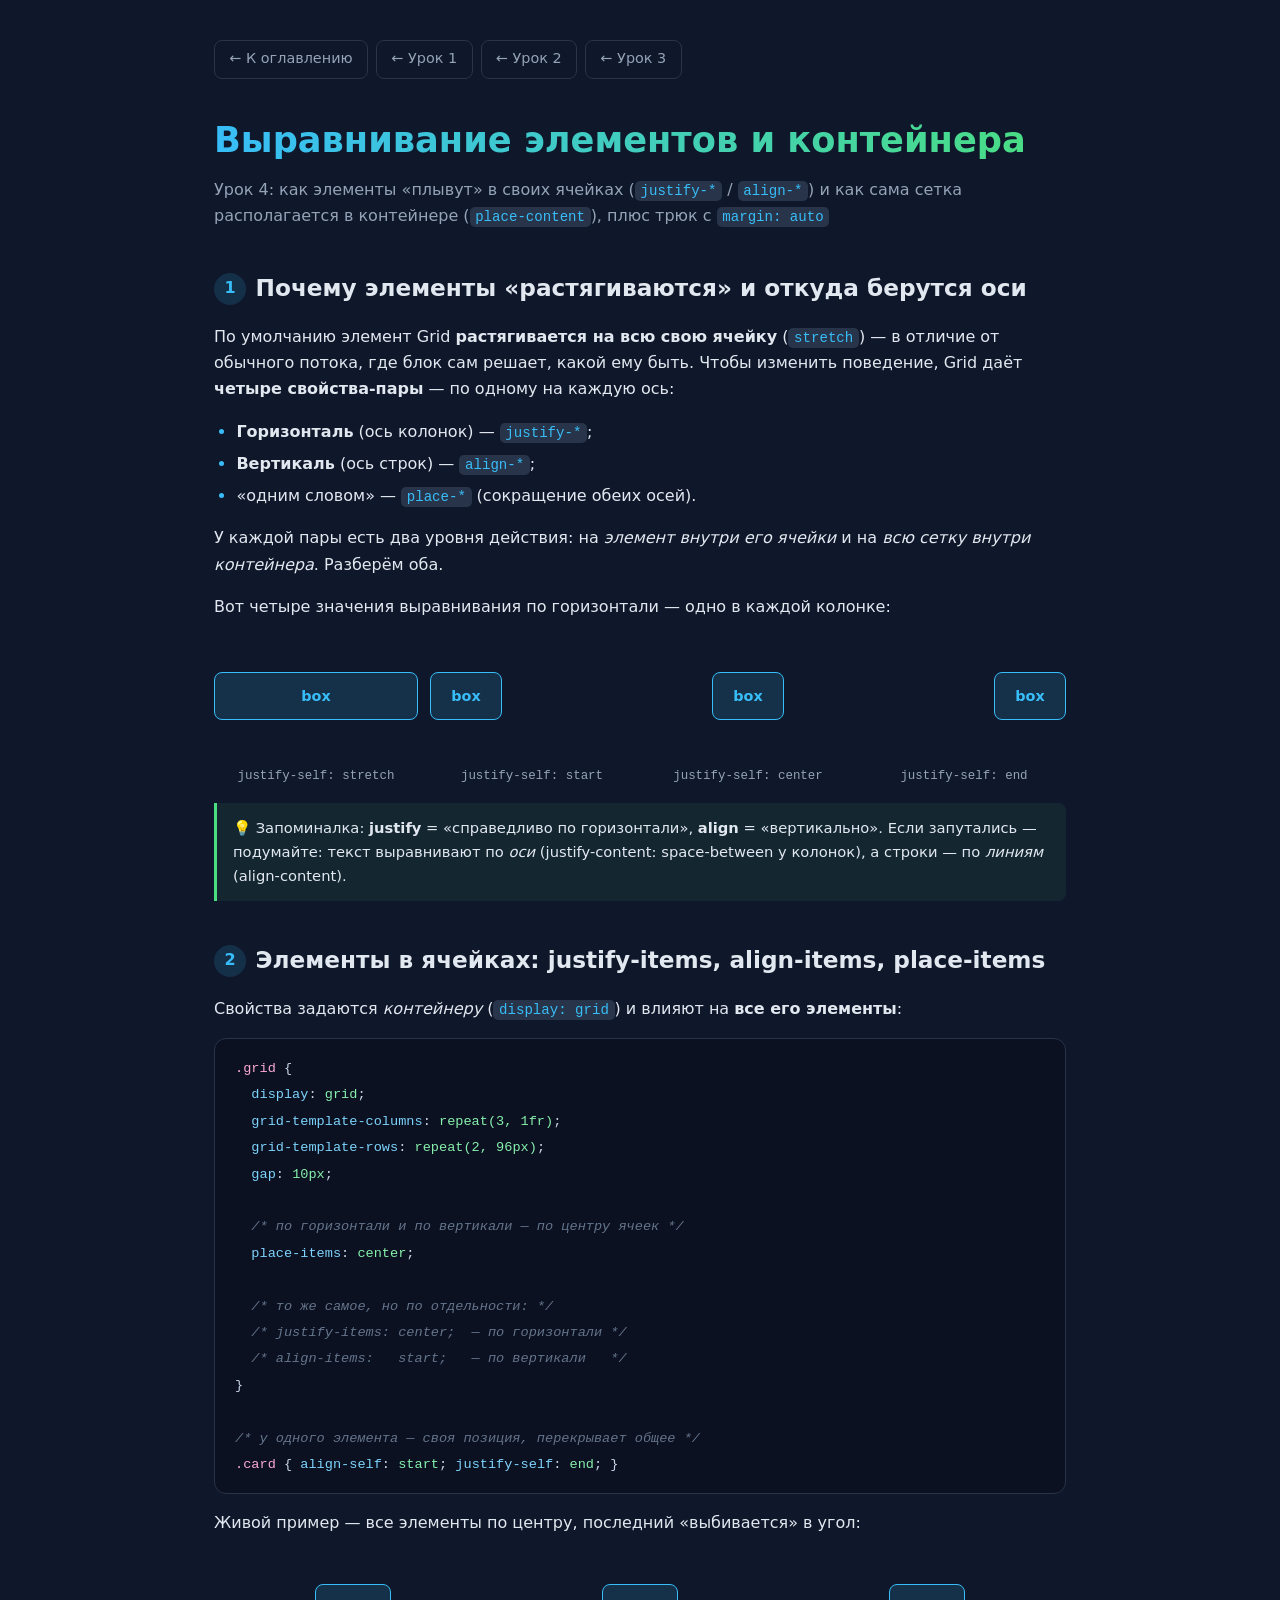
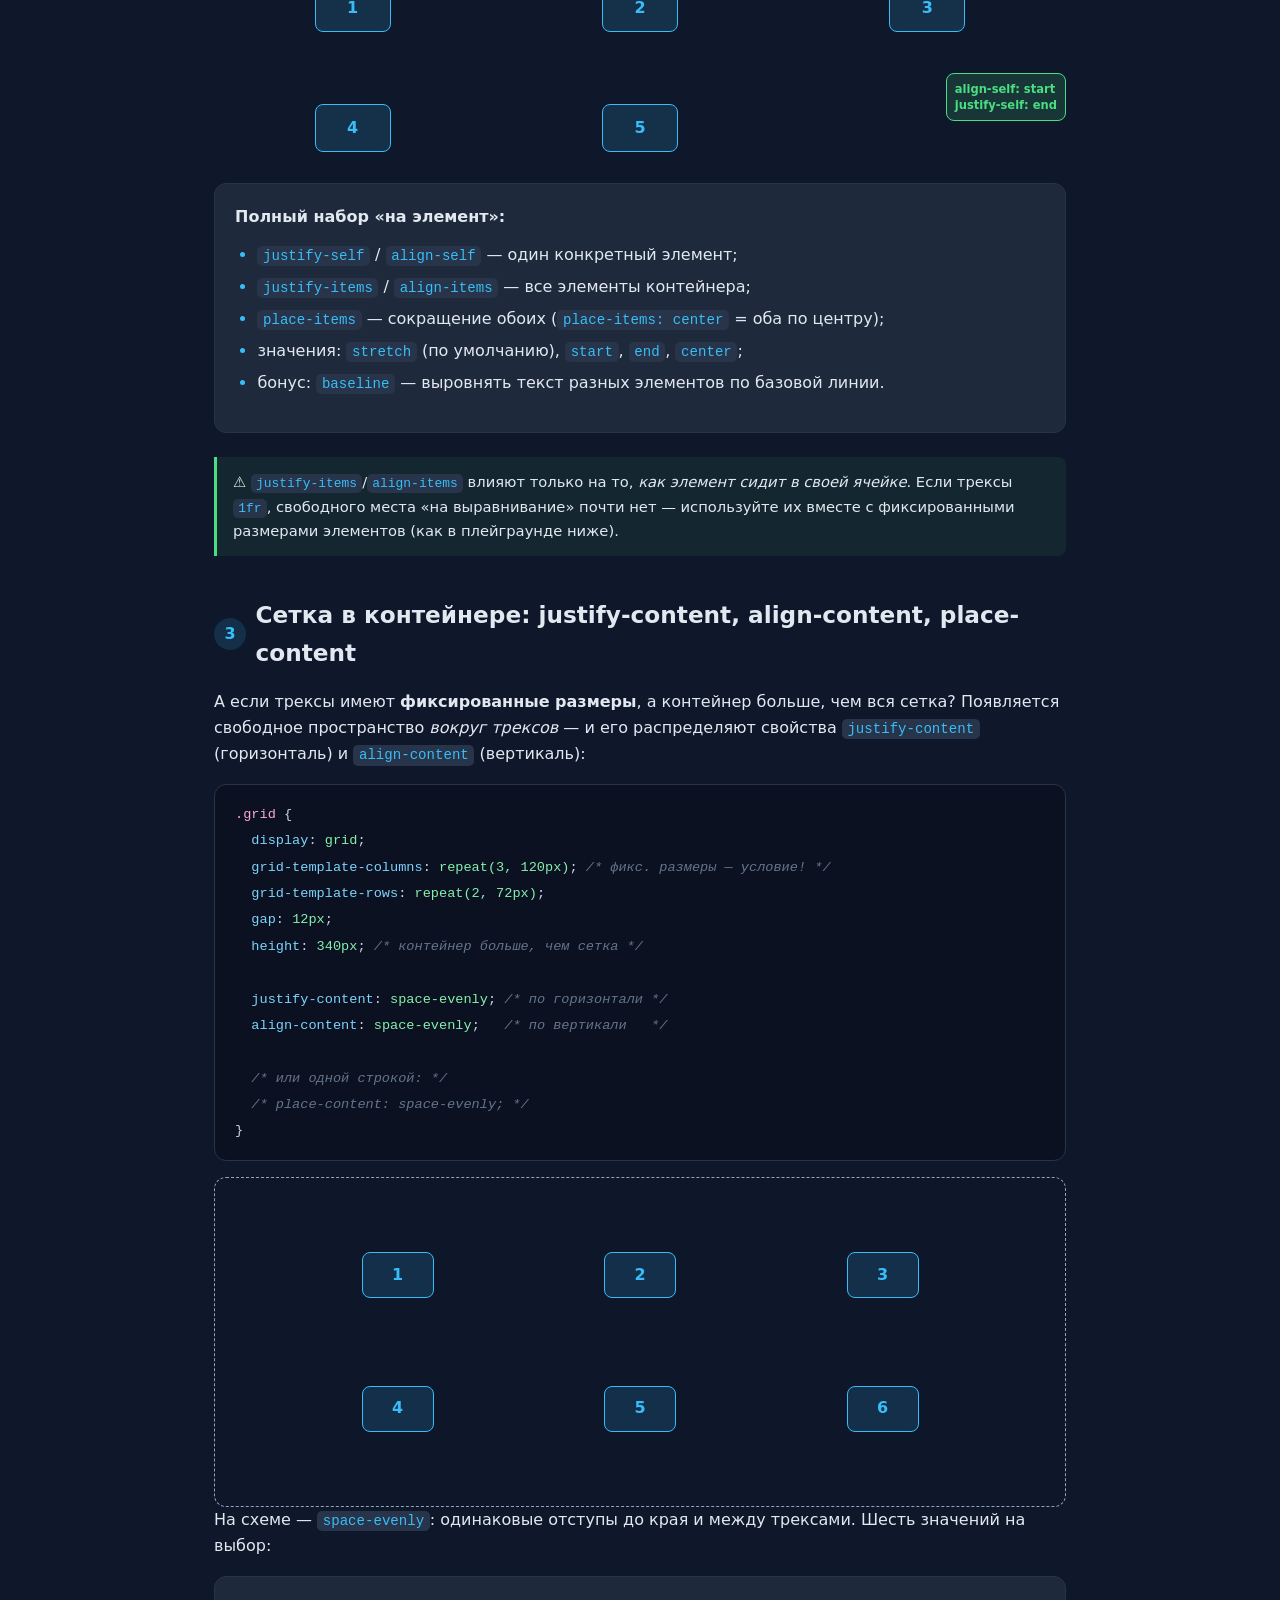
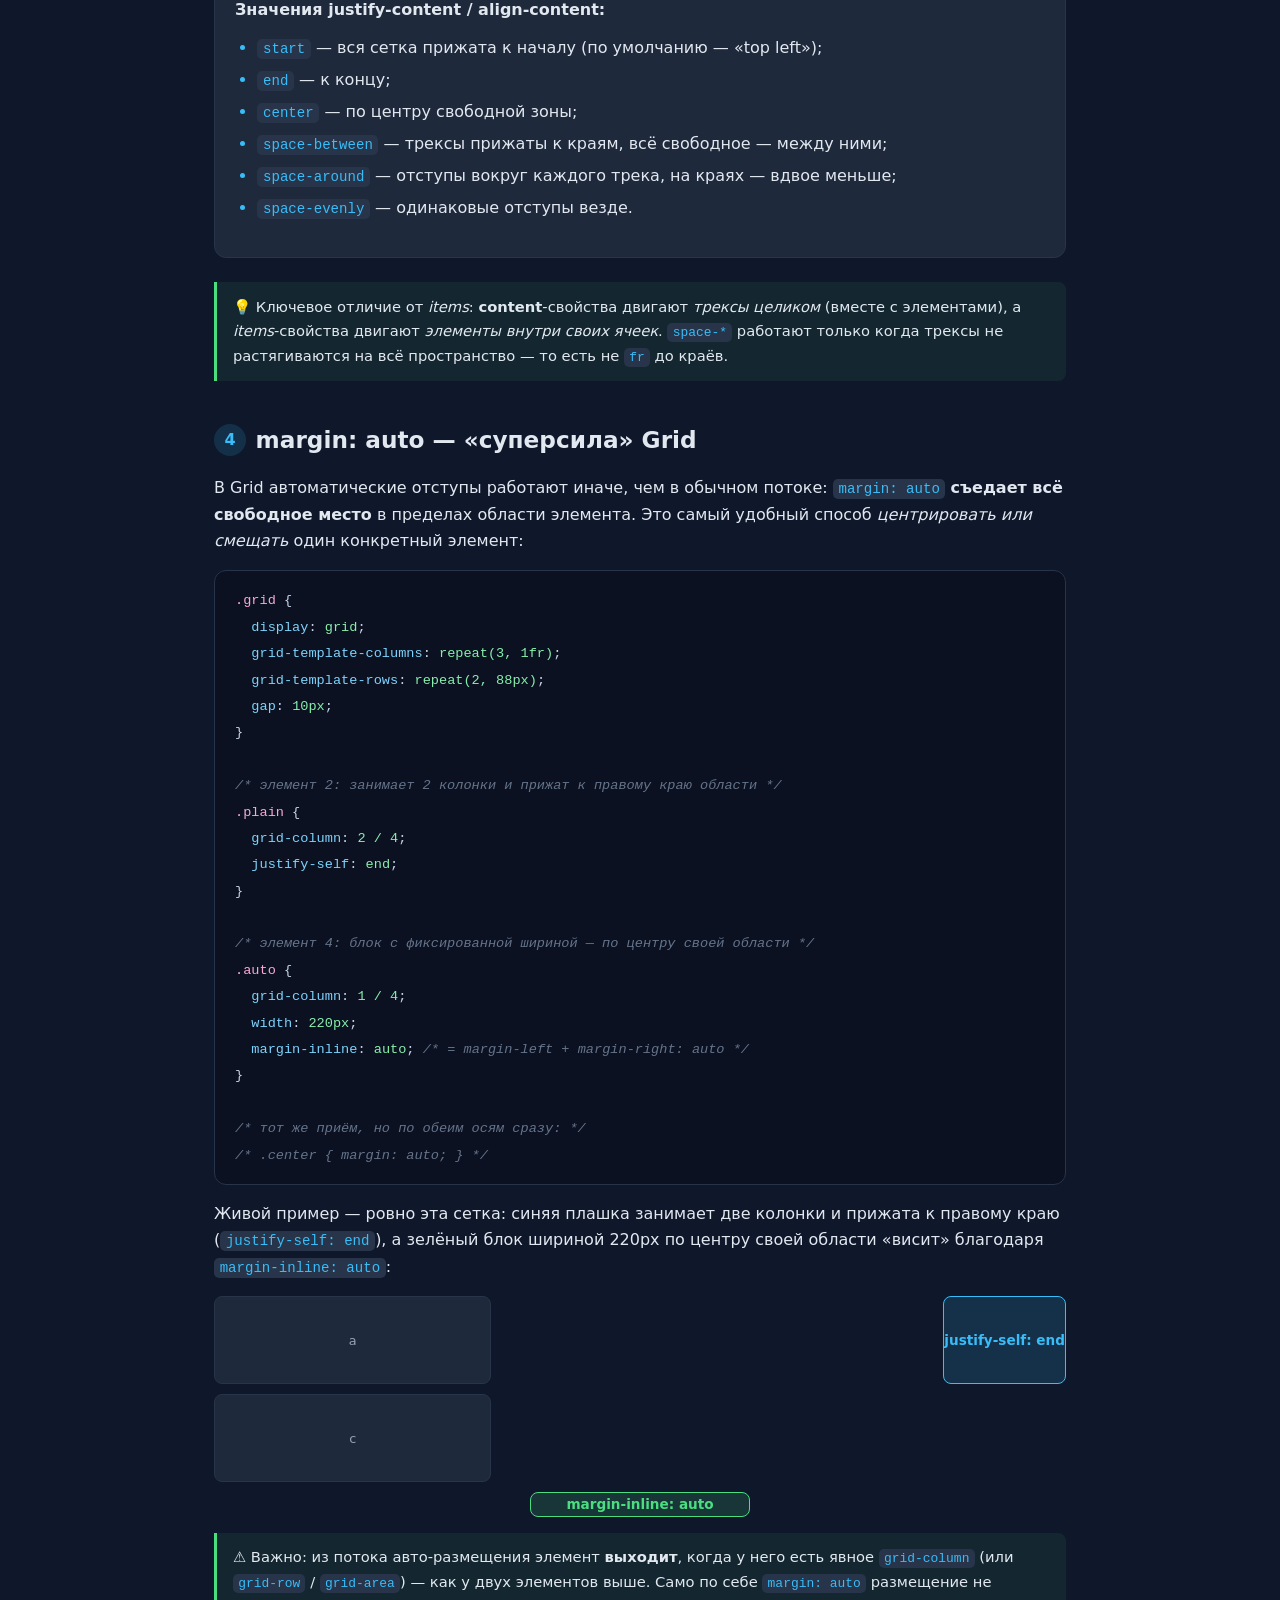
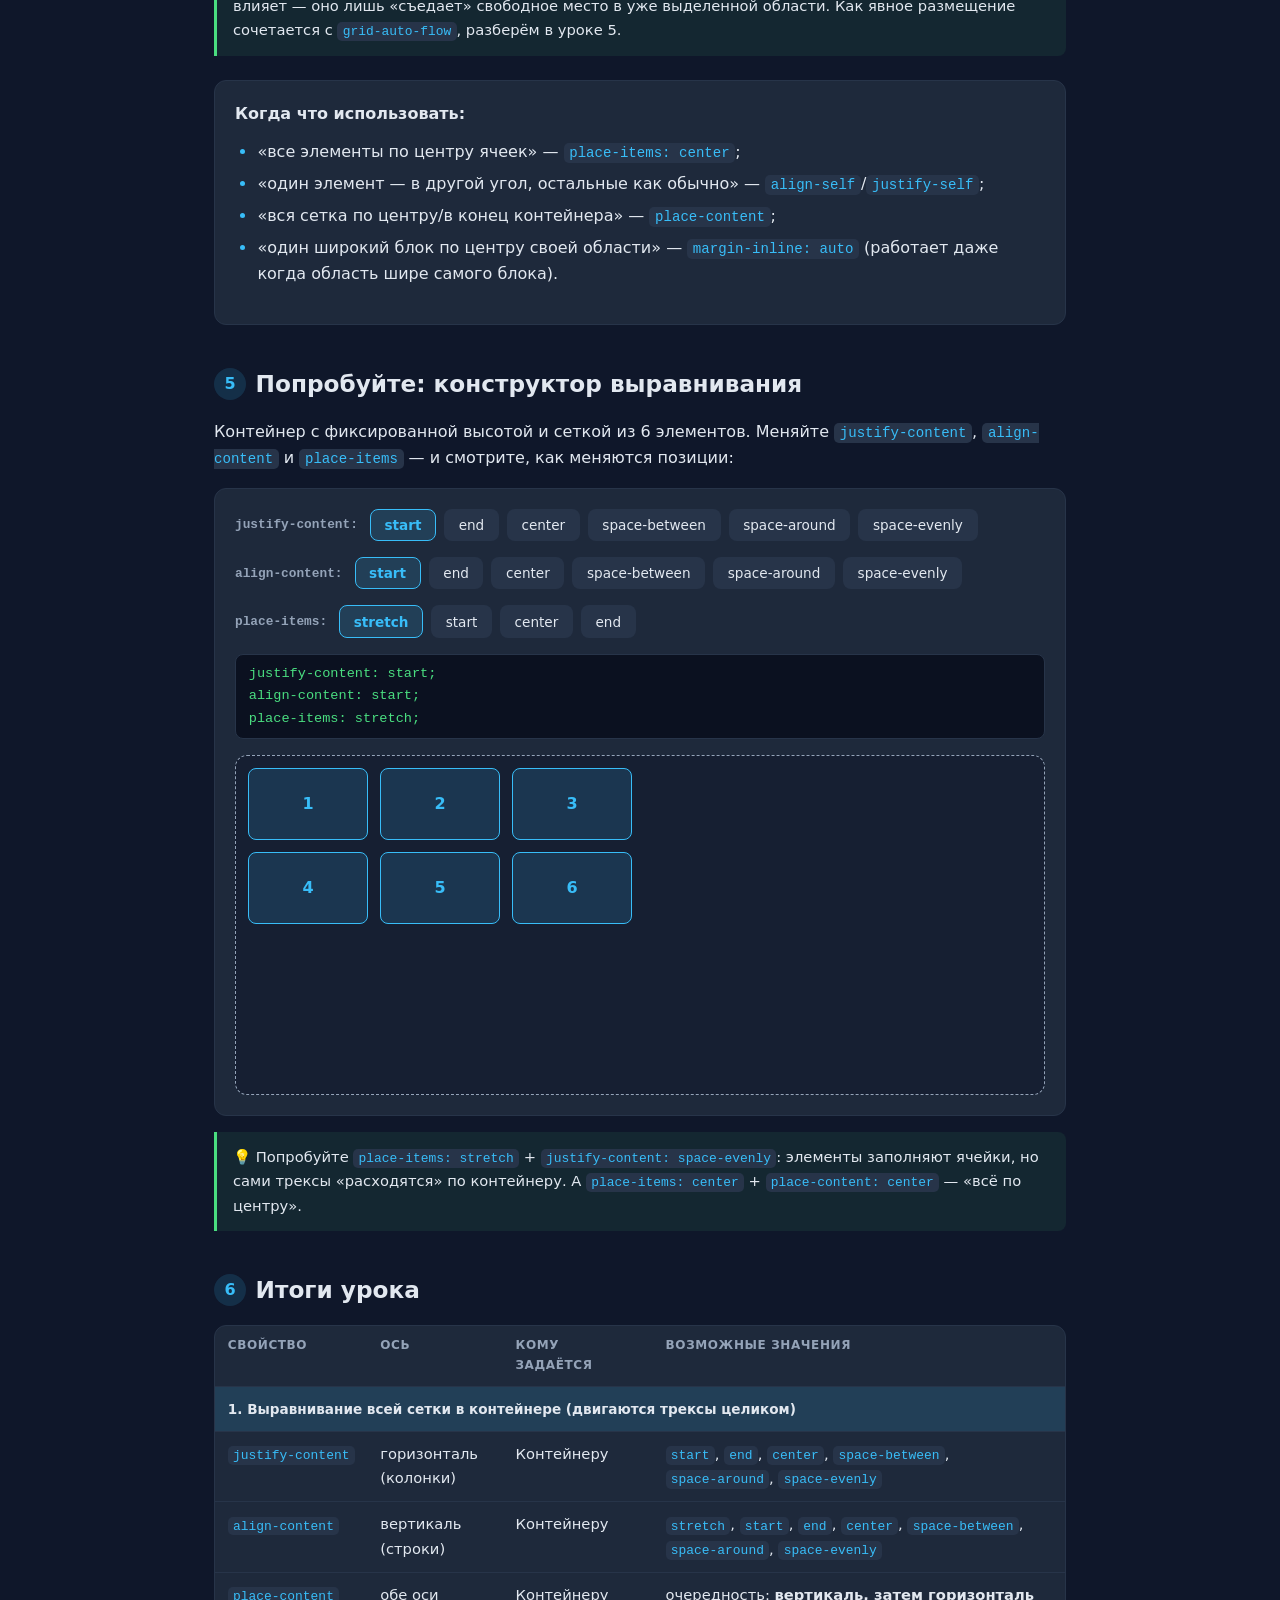
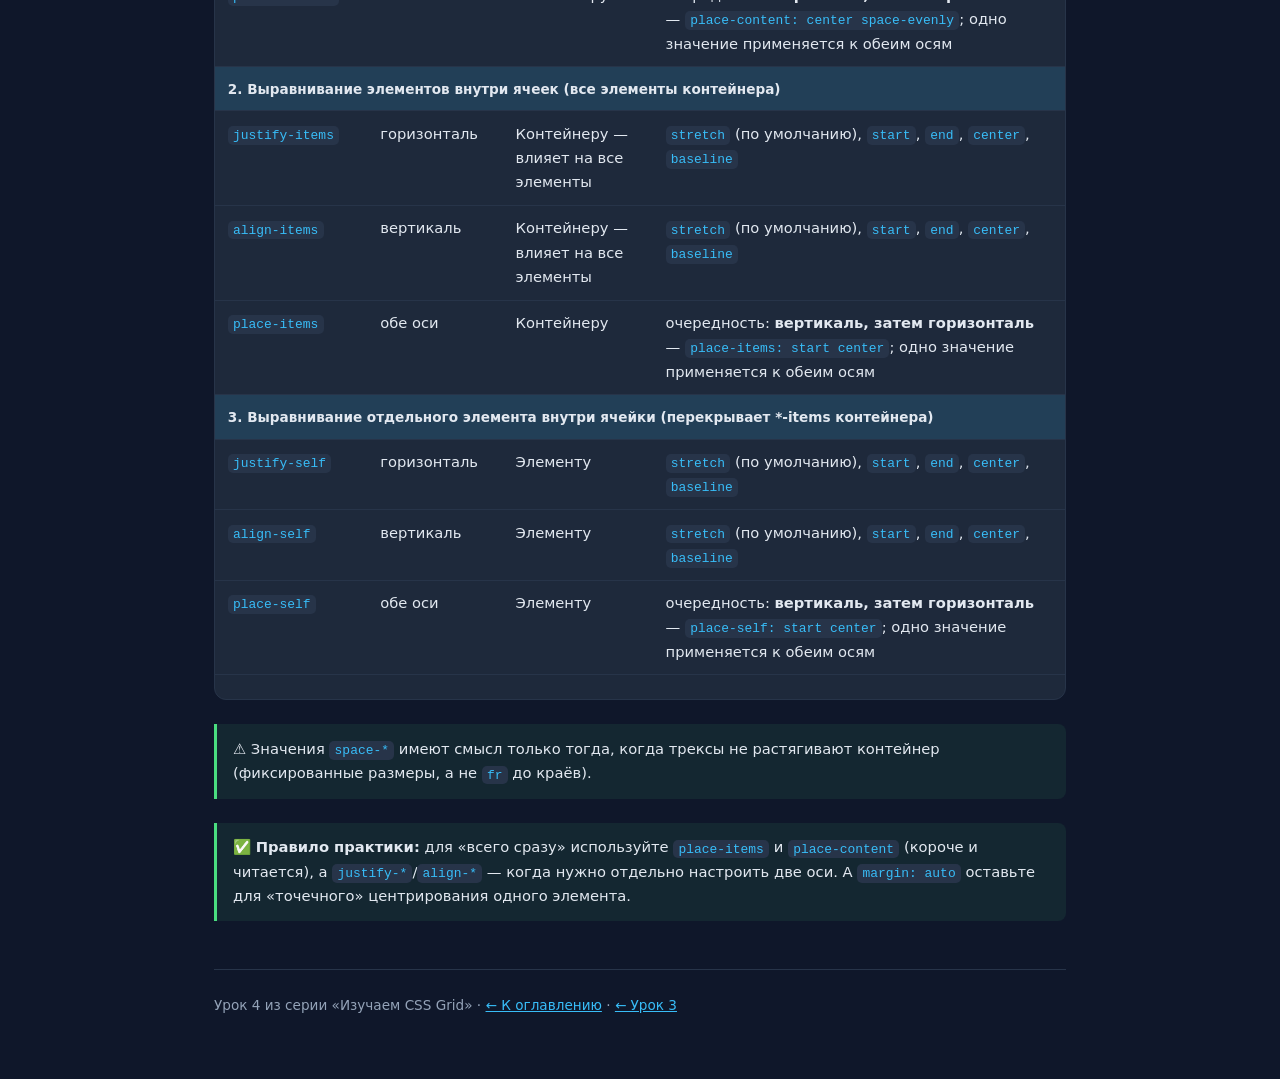
<file: 04-alignment.html>
<!DOCTYPE html>
<html lang="ru">
<head>
  <meta charset="UTF-8">
  <meta name="viewport" content="width=device-width, initial-scale=1.0">
  <title>Урок 4: Выравнивание элементов и контейнера</title>
  <link rel="stylesheet" href="styles.css">
</head>
<body>
  <div class="page">
    <nav class="nav">
      <a href="index.html">← К оглавлению</a>
      <a href="01-grid-basics.html">← Урок 1</a>
      <a href="02-grid-rows-areas.html">← Урок 2</a>
      <a href="03-grid-lines-position.html">← Урок 3</a>
    </nav>

    <header>
      <h1>Выравнивание элементов и контейнера</h1>
      <p>Урок 4: как элементы «плывут» в своих ячейках (<code>justify-*</code> / <code>align-*</code>) и как сама сетка располагается в контейнере (<code>place-content</code>), плюс трюк с <code>margin: auto</code></p>
    </header>

    <!-- ============ 1. Два измерения выравнивания ============ -->
    <section>
      <h2><span class="num">1</span>Почему элементы «растягиваются» и откуда берутся оси</h2>
      <p>
        По умолчанию элемент Grid <strong>растягивается на всю свою ячейку</strong>
        (<code>stretch</code>) — в отличие от обычного потока, где блок сам решает,
        какой ему быть. Чтобы изменить поведение, Grid даёт <strong>четыре
        свойства-пары</strong> — по одному на каждую ось:
      </p>
      <ul>
        <li><strong>Горизонталь</strong> (ось колонок) — <code>justify-*</code>;</li>
        <li><strong>Вертикаль</strong> (ось строк) — <code>align-*</code>;</li>
        <li>«одним словом» — <code>place-*</code> (сокращение обеих осей).</li>
      </ul>
      <p>
        У каждой пары есть два уровня действия: на <em>элемент внутри его ячейки</em>
        и на <em>всю сетку внутри контейнера</em>. Разберём оба.
      </p>
      <p>Вот четыре значения выравнивания по горизонтали — одно в каждой колонке:</p>
      <div class="align-demo">
        <div class="ad-box ad-stretch">box</div>
        <div class="ad-box" style="justify-self:start">box</div>
        <div class="ad-box" style="justify-self:center">box</div>
        <div class="ad-box" style="justify-self:end">box</div>
        <div class="ad-cap">justify-self: stretch</div>
        <div class="ad-cap">justify-self: start</div>
        <div class="ad-cap">justify-self: center</div>
        <div class="ad-cap">justify-self: end</div>
      </div>
      <div class="note">
        💡 Запоминалка: <strong>justify</strong> = «справедливо по горизонтали»,
        <strong>align</strong> = «вертикально». Если запутались — подумайте:
        текст выравнивают по <em>оси</em> (justify-content: space-between у
        колонок), а строки — по <em>линиям</em> (align-content).
      </div>
    </section>

    <!-- ============ 2. Выравнивание элементов в ячейках ============ -->
    <section>
      <h2><span class="num">2</span>Элементы в ячейках: justify-items, align-items, place-items</h2>
      <p>
        Свойства задаются <em>контейнеру</em> (<code>display: grid</code>) и влияют
        на <strong>все его элементы</strong>:
      </p>
      <pre><code><span class="tok-sel">.grid</span> {
  <span class="tok-prop">display</span>: <span class="tok-val">grid</span>;
  <span class="tok-prop">grid-template-columns</span>: <span class="tok-val">repeat(3, 1fr)</span>;
  <span class="tok-prop">grid-template-rows</span>: <span class="tok-val">repeat(2, 96px)</span>;
  <span class="tok-prop">gap</span>: <span class="tok-val">10px</span>;

  <span class="tok-com">/* по горизонтали и по вертикали — по центру ячеек */</span>
  <span class="tok-prop">place-items</span>: <span class="tok-val">center</span>;

  <span class="tok-com">/* то же самое, но по отдельности: */</span>
  <span class="tok-com">/* justify-items: center;  — по горизонтали */</span>
  <span class="tok-com">/* align-items:   start;   — по вертикали   */</span>
}

<span class="tok-com">/* у одного элемента — своя позиция, перекрывает общее */</span>
<span class="tok-sel">.card</span> { <span class="tok-prop">align-self</span>: <span class="tok-val">start</span>; <span class="tok-prop">justify-self</span>: <span class="tok-val">end</span>; }</code></pre>
      <p>Живой пример — все элементы по центру, последний «выбивается» в угол:</p>
      <div class="items-demo">
        <div>1</div>
        <div>2</div>
        <div>3</div>
        <div>4</div>
        <div>5</div>
        <div class="self" style="align-self:start; justify-self:end;">align-self: start<br>justify-self: end</div>
      </div>
      <div class="card">
        <p style="margin-bottom:0.75rem;"><strong>Полный набор «на элемент»:</strong></p>
        <ul>
          <li><code>justify-self</code> / <code>align-self</code> — один конкретный элемент;</li>
          <li><code>justify-items</code> / <code>align-items</code> — все элементы контейнера;</li>
          <li><code>place-items</code> — сокращение обоих (<code>place-items: center</code> = оба по центру);</li>
          <li>значения: <code>stretch</code> (по умолчанию), <code>start</code>, <code>end</code>, <code>center</code>;</li>
          <li>бонус: <code>baseline</code> — выровнять текст разных элементов по базовой линии.</li>
        </ul>
      </div>
      <div class="note">
        ⚠️ <code>justify-items</code>/<code>align-items</code> влияют только на то,
        <em>как элемент сидит в своей ячейке</em>. Если трексы <code>1fr</code>,
        свободного места «на выравнивание» почти нет — используйте их вместе с
        фиксированными размерами элементов (как в плейграунде ниже).
      </div>
    </section>

    <!-- ============ 3. Выравнивание сетки в контейнере ============ -->
    <section>
      <h2><span class="num">3</span>Сетка в контейнере: justify-content, align-content, place-content</h2>
      <p>
        А если трексы имеют <strong>фиксированные размеры</strong>, а контейнер
        больше, чем вся сетка? Появляется свободное пространство <em>вокруг
        трексов</em> — и его распределяют свойства <code>justify-content</code>
        (горизонталь) и <code>align-content</code> (вертикаль):
      </p>
      <pre><code><span class="tok-sel">.grid</span> {
  <span class="tok-prop">display</span>: <span class="tok-val">grid</span>;
  <span class="tok-prop">grid-template-columns</span>: <span class="tok-val">repeat(3, 120px)</span>; <span class="tok-com">/* фикс. размеры — условие! */</span>
  <span class="tok-prop">grid-template-rows</span>: <span class="tok-val">repeat(2, 72px)</span>;
  <span class="tok-prop">gap</span>: <span class="tok-val">12px</span>;
  <span class="tok-prop">height</span>: <span class="tok-val">340px</span>; <span class="tok-com">/* контейнер больше, чем сетка */</span>

  <span class="tok-prop">justify-content</span>: <span class="tok-val">space-evenly</span>; <span class="tok-com">/* по горизонтали */</span>
  <span class="tok-prop">align-content</span>: <span class="tok-val">space-evenly</span>;   <span class="tok-com">/* по вертикали   */</span>

  <span class="tok-com">/* или одной строкой: */</span>
  <span class="tok-com">/* place-content: space-evenly; */</span>
}</code></pre>
      <div class="content-demo">
        <div>1</div><div>2</div><div>3</div>
        <div>4</div><div>5</div><div>6</div>
      </div>
      <p>На схеме — <code>space-evenly</code>: одинаковые отступы до края и между трексами. Шесть значений на выбор:</p>
      <div class="card">
        <p style="margin-bottom:0.75rem;"><strong>Значения justify-content / align-content:</strong></p>
        <ul>
          <li><code>start</code> — вся сетка прижата к началу (по умолчанию — «top left»);</li>
          <li><code>end</code> — к концу;</li>
          <li><code>center</code> — по центру свободной зоны;</li>
          <li><code>space-between</code> — трексы прижаты к краям, всё свободное — между ними;</li>
          <li><code>space-around</code> — отступы вокруг каждого трека, на краях — вдвое меньше;</li>
          <li><code>space-evenly</code> — одинаковые отступы везде.</li>
        </ul>
      </div>
      <div class="note">
        💡 Ключевое отличие от <em>items</em>: <strong>content</strong>-свойства
        двигают <em>трексы целиком</em> (вместе с элементами), а
        <em>items</em>-свойства двигают <em>элементы внутри своих ячеек</em>.
        <code>space-*</code> работают только когда трексы не растягиваются на всё
        пространство — то есть не <code>fr</code> до краёв.
      </div>
    </section>

    <!-- ============ 4. margin: auto ============ -->
    <section>
      <h2><span class="num">4</span>margin: auto — «суперсила» Grid</h2>
      <p>
        В Grid автоматические отступы работают иначе, чем в обычном потоке:
        <code>margin: auto</code> <strong>съедает всё свободное место</strong>
        в пределах области элемента. Это самый удобный способ
        <em>центрировать или смещать</em> один конкретный элемент:
      </p>
      <pre><code><span class="tok-sel">.grid</span> {
  <span class="tok-prop">display</span>: <span class="tok-val">grid</span>;
  <span class="tok-prop">grid-template-columns</span>: <span class="tok-val">repeat(3, 1fr)</span>;
  <span class="tok-prop">grid-template-rows</span>: <span class="tok-val">repeat(2, 88px)</span>;
  <span class="tok-prop">gap</span>: <span class="tok-val">10px</span>;
}

<span class="tok-com">/* элемент 2: занимает 2 колонки и прижат к правому краю области */</span>
<span class="tok-sel">.plain</span> {
  <span class="tok-prop">grid-column</span>: <span class="tok-val">2 / 4</span>;
  <span class="tok-prop">justify-self</span>: <span class="tok-val">end</span>;
}

<span class="tok-com">/* элемент 4: блок с фиксированной шириной — по центру своей области */</span>
<span class="tok-sel">.auto</span> {
  <span class="tok-prop">grid-column</span>: <span class="tok-val">1 / 4</span>;
  <span class="tok-prop">width</span>: <span class="tok-val">220px</span>;
  <span class="tok-prop">margin-inline</span>: <span class="tok-val">auto</span>; <span class="tok-com">/* = margin-left + margin-right: auto */</span>
}

<span class="tok-com">/* тот же приём, но по обеим осям сразу: */</span>
<span class="tok-com">/* .center { margin: auto; } */</span></code></pre>
      <p>Живой пример — ровно эта сетка: синяя плашка занимает две колонки и прижата к правому краю (<code>justify-self: end</code>), а зелёный блок шириной 220px по центру своей области «висит» благодаря <code>margin-inline: auto</code>:</p>
      <div class="margin-auto-demo">
        <div class="ctx">a</div>
        <div class="plain">justify-self: end</div>
        <div class="ctx">c</div>
        <div class="auto" style="grid-column: 1 / 4;">margin-inline: auto</div>
      </div>
      <div class="note">
        ⚠️ Важно: из потока авто-размещения элемент <strong>выходит</strong>,
        когда у него есть явное <code>grid-column</code> (или <code>grid-row</code> /
        <code>grid-area</code>) — как у двух элементов выше. Само по себе
        <code>margin: auto</code> размещение не влияет — оно лишь «съедает»
        свободное место в уже выделенной области.
        Как явное размещение сочетается с <code>grid-auto-flow</code>, разберём в уроке 5.
      </div>
      <div class="card">
        <p style="margin-bottom:0.75rem;"><strong>Когда что использовать:</strong></p>
        <ul>
          <li>«все элементы по центру ячеек» — <code>place-items: center</code>;</li>
          <li>«один элемент — в другой угол, остальные как обычно» — <code>align-self</code>/<code>justify-self</code>;</li>
          <li>«вся сетка по центру/в конец контейнера» — <code>place-content</code>;</li>
          <li>«один широкий блок по центру своей области» — <code>margin-inline: auto</code> (работает даже когда область шире самого блока).</li>
        </ul>
      </div>
    </section>

    <!-- ============ 5. Плейграунд ============ -->
    <section>
      <h2><span class="num">5</span>Попробуйте: конструктор выравнивания</h2>
      <p>
        Контейнер с фиксированной высотой и сеткой из 6 элементов. Меняйте
        <code>justify-content</code>, <code>align-content</code> и
        <code>place-items</code> — и смотрите, как меняются позиции:
      </p>
      <div class="playground">
        <div class="controls">
          <span class="control-label">justify-content:</span>
          <button data-group="jc" data-value="start" class="active">start</button>
          <button data-group="jc" data-value="end">end</button>
          <button data-group="jc" data-value="center">center</button>
          <button data-group="jc" data-value="space-between">space-between</button>
          <button data-group="jc" data-value="space-around">space-around</button>
          <button data-group="jc" data-value="space-evenly">space-evenly</button>
        </div>
        <div class="controls">
          <span class="control-label">align-content:</span>
          <button data-group="ac" data-value="start" class="active">start</button>
          <button data-group="ac" data-value="end">end</button>
          <button data-group="ac" data-value="center">center</button>
          <button data-group="ac" data-value="space-between">space-between</button>
          <button data-group="ac" data-value="space-around">space-around</button>
          <button data-group="ac" data-value="space-evenly">space-evenly</button>
        </div>
        <div class="controls">
          <span class="control-label">place-items:</span>
          <button data-group="pi" data-value="stretch" class="active">stretch</button>
          <button data-group="pi" data-value="start">start</button>
          <button data-group="pi" data-value="center">center</button>
          <button data-group="pi" data-value="end">end</button>
        </div>
        <div class="current-value" id="align-value"></div>
        <div class="align-grid" id="align-demo">
          <div>1</div><div>2</div><div>3</div>
          <div>4</div><div>5</div><div>6</div>
        </div>
      </div>
      <div class="note">
        💡 Попробуйте <code>place-items: stretch</code> + <code>justify-content: space-evenly</code>:
        элементы заполняют ячейки, но сами трексы «расходятся» по контейнеру.
        А <code>place-items: center</code> + <code>place-content: center</code>
        — «всё по центру».
      </div>
    </section>

    <!-- ============ 6. Итоги ============ -->
    <section>
      <h2><span class="num">6</span>Итоги урока</h2>
      <div class="card" style="padding:0;">
        <table>
          <thead>
            <tr><th>Свойство</th><th>Ось</th><th>Кому задаётся</th><th>Возможные значения</th></tr>
          </thead>
          <tbody>
            <tr class="row-group">
              <th colspan="4">1. Выравнивание всей сетки в контейнере (двигаются трексы целиком)</th>
            </tr>
            <tr>
              <td><code>justify-content</code></td>
              <td>горизонталь (колонки)</td>
              <td>Контейнеру</td>
              <td><code>start</code>, <code>end</code>, <code>center</code>, <code>space-between</code>, <code>space-around</code>, <code>space-evenly</code></td>
            </tr>
            <tr>
              <td><code>align-content</code></td>
              <td>вертикаль (строки)</td>
              <td>Контейнеру</td>
              <td><code>stretch</code>, <code>start</code>, <code>end</code>, <code>center</code>, <code>space-between</code>, <code>space-around</code>, <code>space-evenly</code></td>
            </tr>
            <tr>
              <td><code>place-content</code></td>
              <td>обе оси</td>
              <td>Контейнеру</td>
              <td>очередность: <strong>вертикаль, затем горизонталь</strong> — <code>place-content: center space-evenly</code>; одно значение применяется к обеим осям</td>
            </tr>
            <tr class="row-group">
              <th colspan="4">2. Выравнивание элементов внутри ячеек (все элементы контейнера)</th>
            </tr>
            <tr>
              <td><code>justify-items</code></td>
              <td>горизонталь</td>
              <td>Контейнеру — влияет на все элементы</td>
              <td><code>stretch</code> (по умолчанию), <code>start</code>, <code>end</code>, <code>center</code>, <code>baseline</code></td>
            </tr>
            <tr>
              <td><code>align-items</code></td>
              <td>вертикаль</td>
              <td>Контейнеру — влияет на все элементы</td>
              <td><code>stretch</code> (по умолчанию), <code>start</code>, <code>end</code>, <code>center</code>, <code>baseline</code></td>
            </tr>
            <tr>
              <td><code>place-items</code></td>
              <td>обе оси</td>
              <td>Контейнеру</td>
              <td>очередность: <strong>вертикаль, затем горизонталь</strong> — <code>place-items: start center</code>; одно значение применяется к обеим осям</td>
            </tr>
            <tr class="row-group">
              <th colspan="4">3. Выравнивание отдельного элемента внутри ячейки (перекрывает *-items контейнера)</th>
            </tr>
            <tr>
              <td><code>justify-self</code></td>
              <td>горизонталь</td>
              <td>Элементу</td>
              <td><code>stretch</code> (по умолчанию), <code>start</code>, <code>end</code>, <code>center</code>, <code>baseline</code></td>
            </tr>
            <tr>
              <td><code>align-self</code></td>
              <td>вертикаль</td>
              <td>Элементу</td>
              <td><code>stretch</code> (по умолчанию), <code>start</code>, <code>end</code>, <code>center</code>, <code>baseline</code></td>
            </tr>
            <tr>
              <td><code>place-self</code></td>
              <td>обе оси</td>
              <td>Элементу</td>
              <td>очередность: <strong>вертикаль, затем горизонталь</strong> — <code>place-self: start center</code>; одно значение применяется к обеим осям</td>
            </tr>
          </tbody>
        </table>
      </div>
      <div class="note">
        ⚠️ Значения <code>space-*</code> имеют смысл только тогда, когда трексы
        не растягивают контейнер (фиксированные размеры, а не <code>fr</code> до краёв).
      </div>
      <div class="note">
        ✅ <strong>Правило практики:</strong> для «всего сразу» используйте
        <code>place-items</code> и <code>place-content</code> (короче и читается),
        а <code>justify-*</code>/<code>align-*</code> — когда нужно отдельно
        настроить две оси. А <code>margin: auto</code> оставьте для «точечного»
        центрирования одного элемента.
      </div>
    </section>

    <footer>
      Урок 4 из серии «Изучаем CSS Grid» ·
      <a href="index.html" style="color:var(--accent);">← К оглавлению</a> ·
      <a href="03-grid-lines-position.html" style="color:var(--accent);">← Урок 3</a>
    </footer>
  </div>

  <script>
    const demo = document.getElementById('align-demo');
    const valueLabel = document.getElementById('align-value');
    valueLabel.style.whiteSpace = 'pre';

    const state = { jc: 'start', ac: 'start', pi: 'stretch' };

    function apply() {
      demo.style.justifyContent = state.jc;
      demo.style.alignContent = state.ac;
      demo.style.placeItems = state.pi;
      valueLabel.textContent =
        'justify-content: ' + state.jc + ';\n' +
        'align-content: ' + state.ac + ';\n' +
        'place-items: ' + state.pi + ';';
    }

    document.querySelectorAll('.playground button[data-group]').forEach(btn => {
      btn.addEventListener('click', () => {
        const group = btn.dataset.group;
        document.querySelectorAll('.playground button[data-group="' + group + '"]')
          .forEach(b => b.classList.remove('active'));
        btn.classList.add('active');
        state[group] = btn.dataset.value;
        apply();
      });
    });

    apply();
  </script>
</body>
</html>
</file>
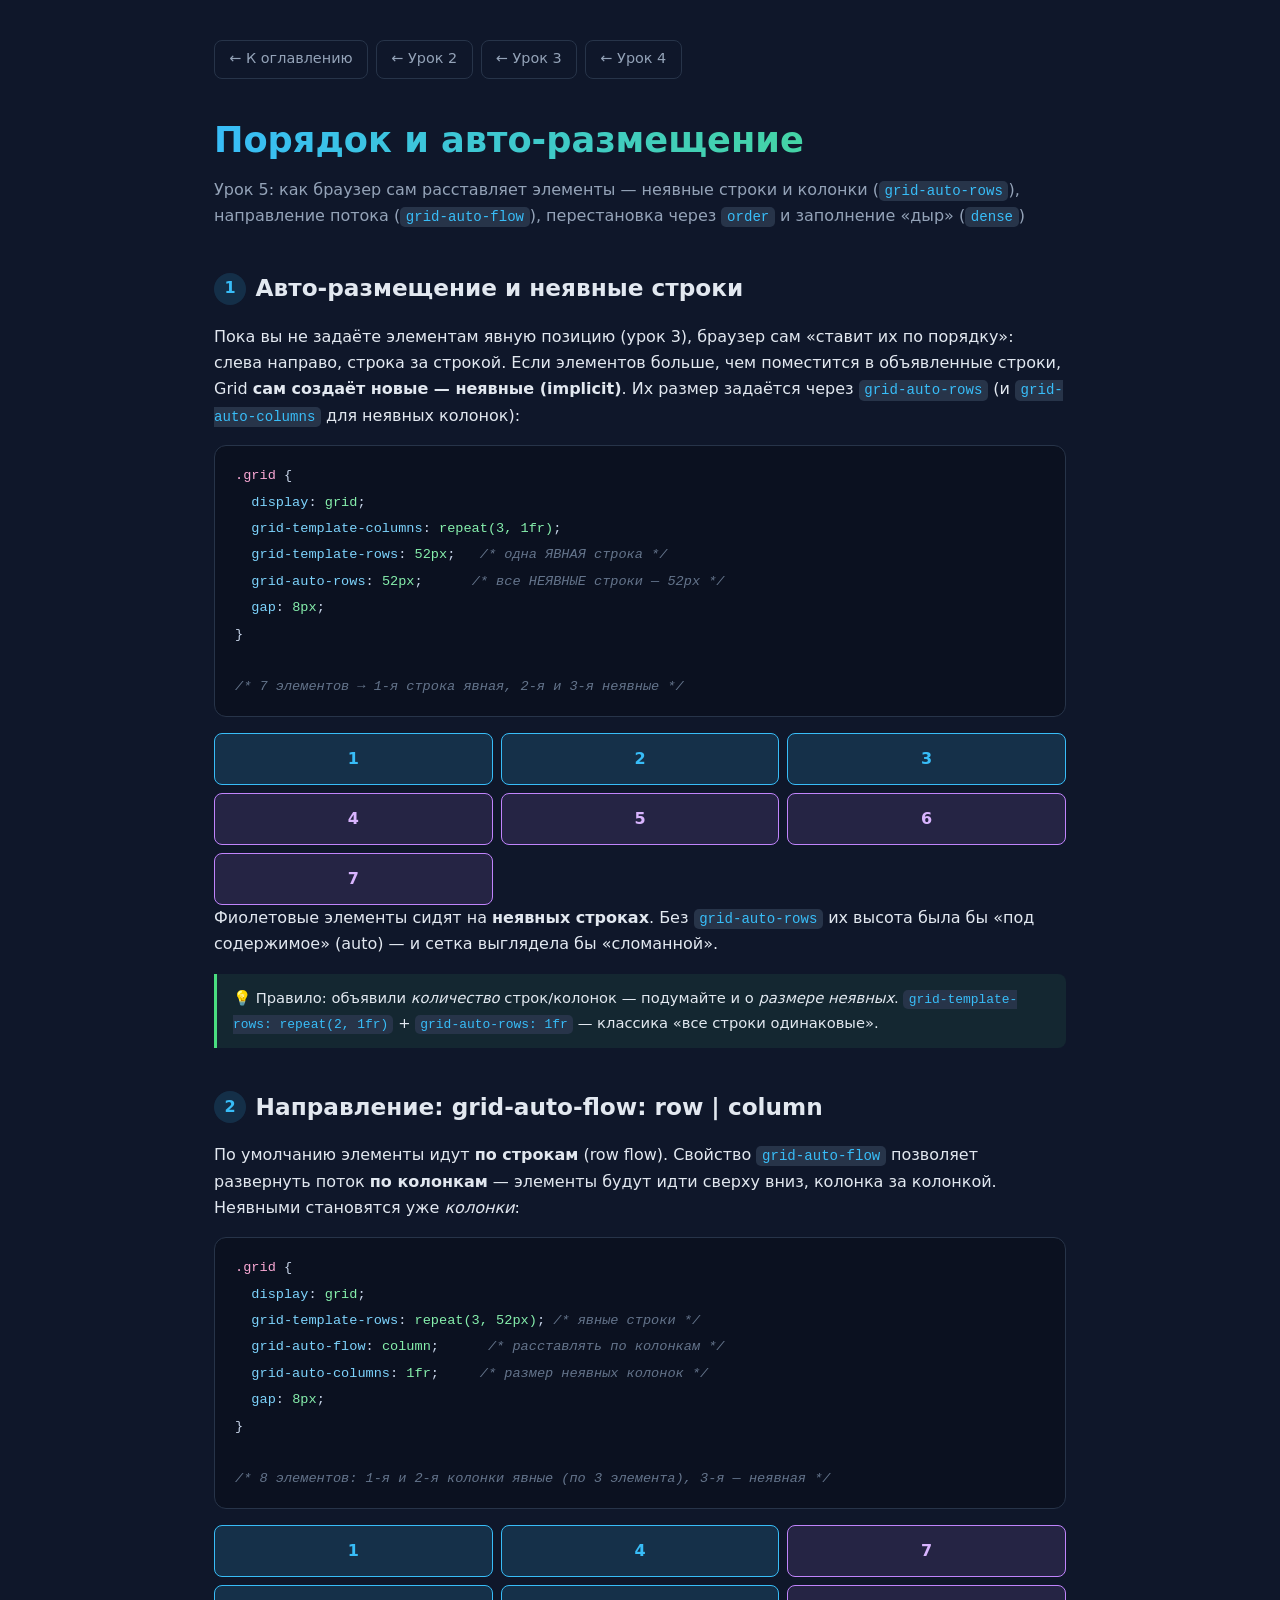
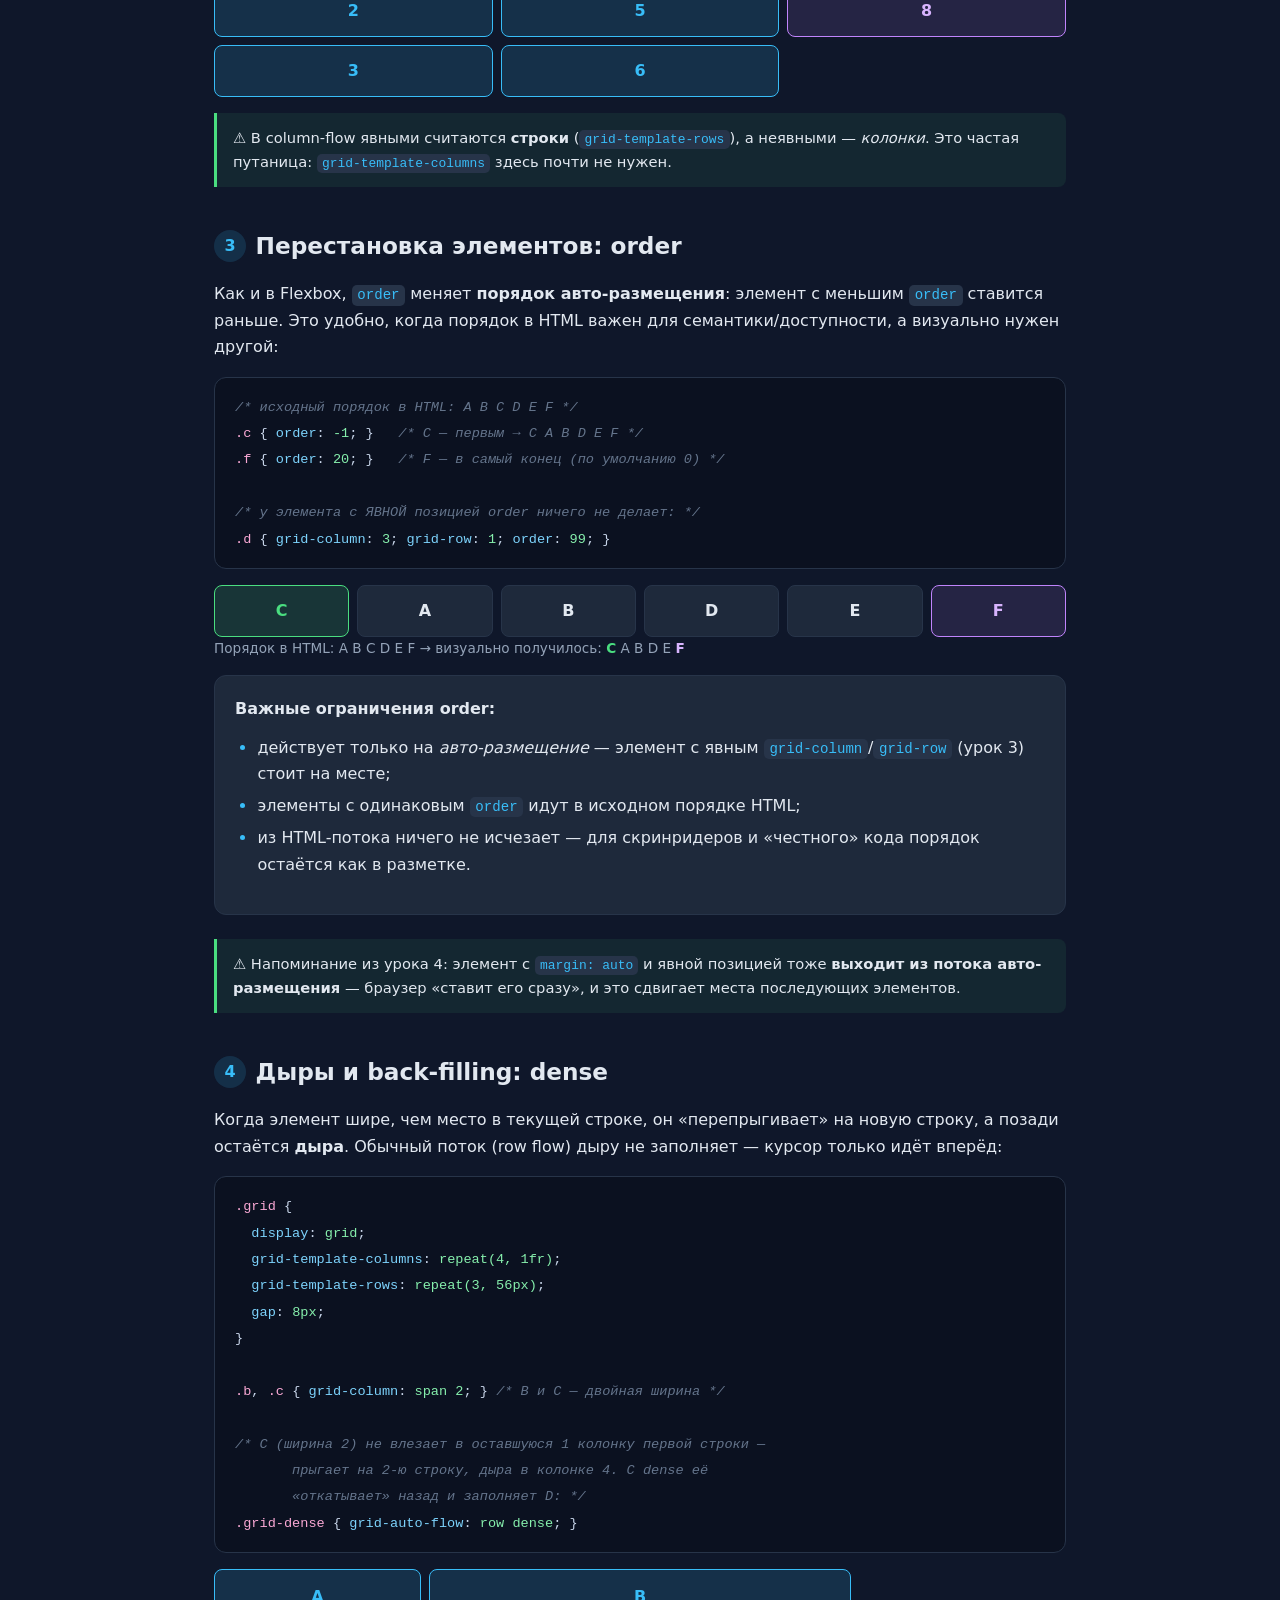
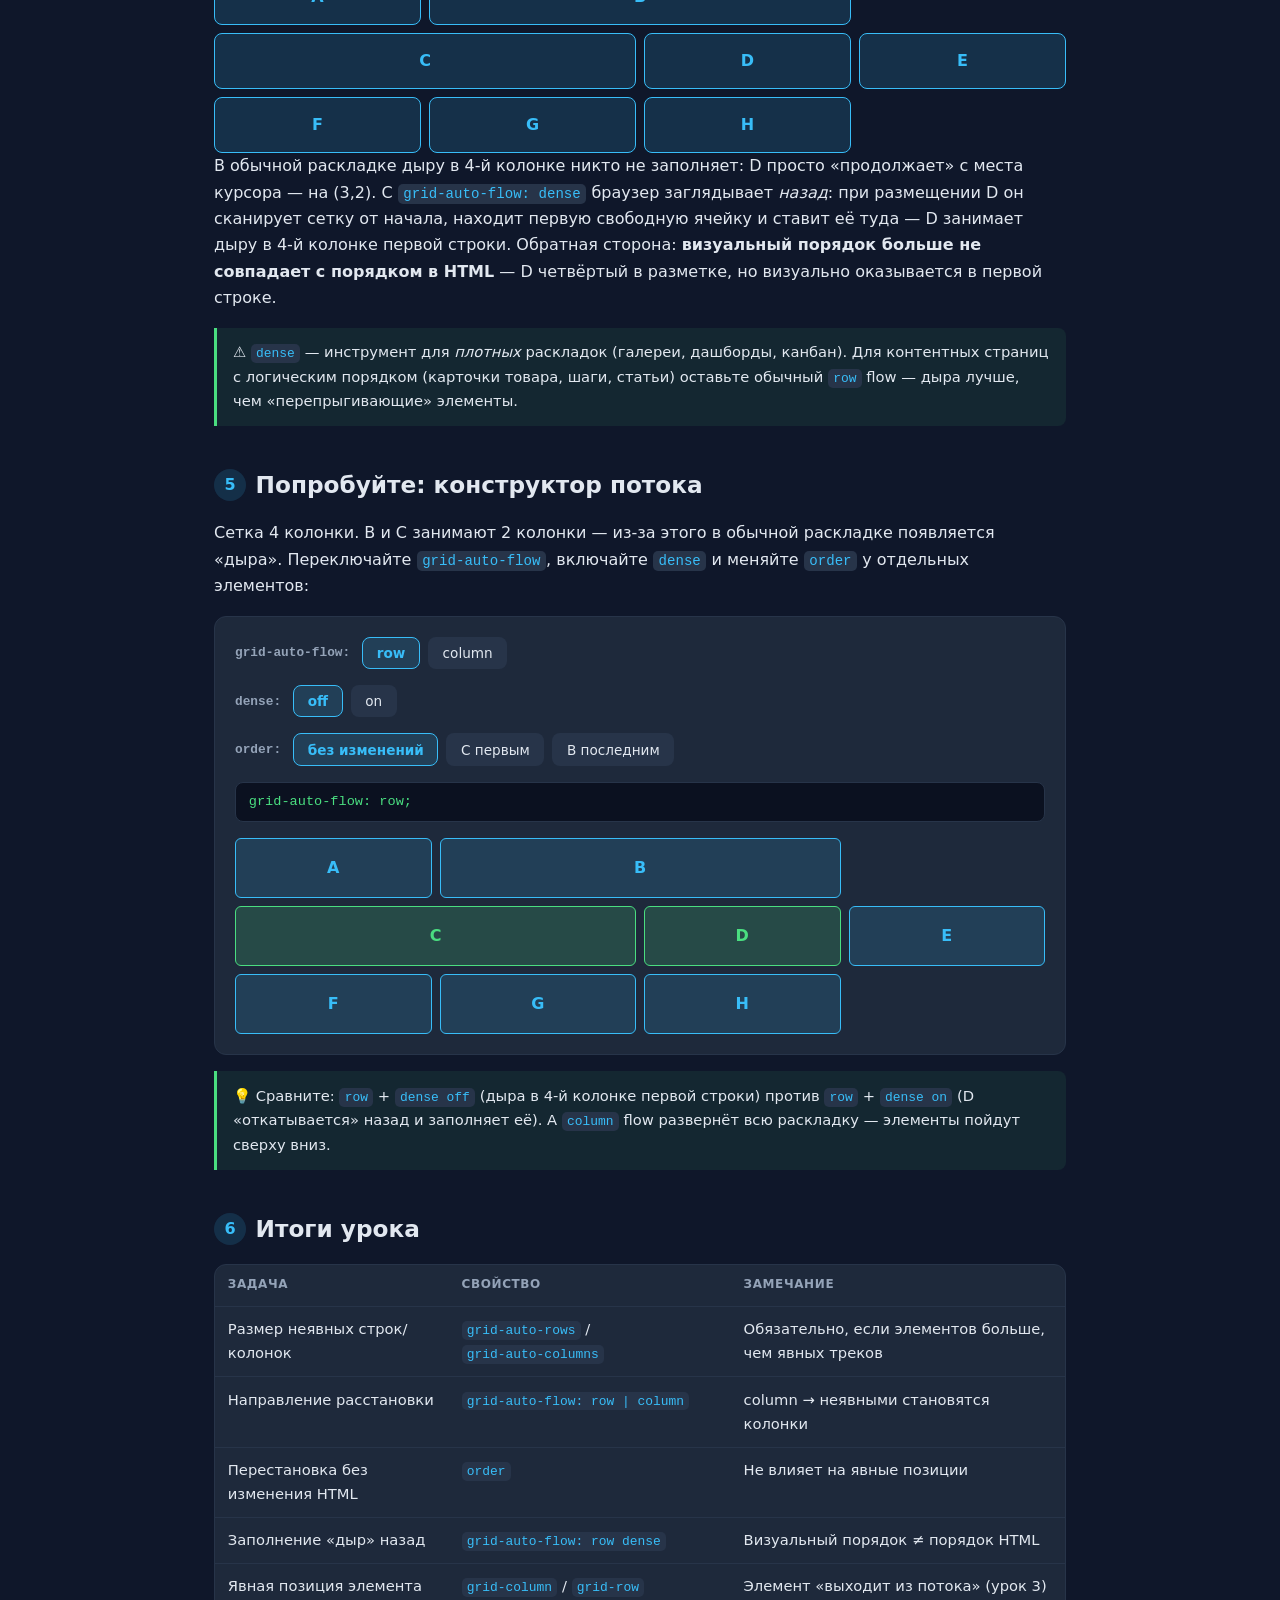
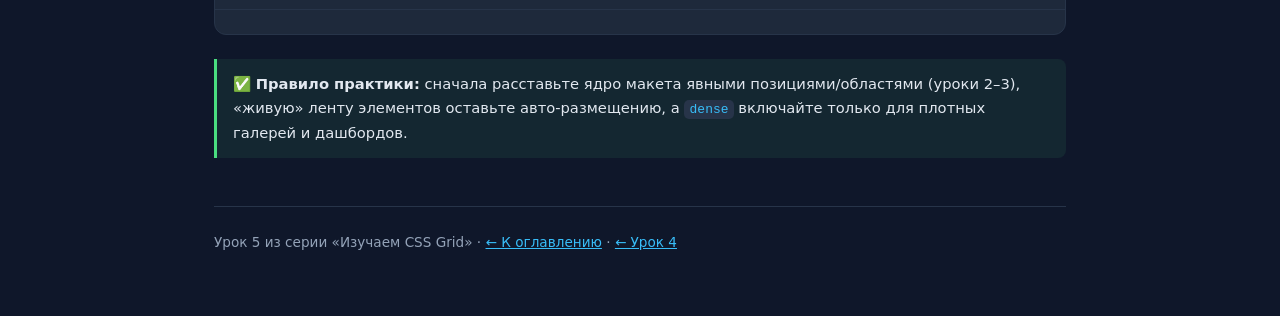
<file: 05-auto-flow-order.html>
<!DOCTYPE html>
<html lang="ru">
<head>
  <meta charset="UTF-8">
  <meta name="viewport" content="width=device-width, initial-scale=1.0">
  <title>Урок 5: Порядок и авто-размещение</title>
  <link rel="stylesheet" href="styles.css">
</head>
<body>
  <div class="page">
    <nav class="nav">
      <a href="index.html">← К оглавлению</a>
      <a href="02-grid-rows-areas.html">← Урок 2</a>
      <a href="03-grid-lines-position.html">← Урок 3</a>
      <a href="04-alignment.html">← Урок 4</a>
    </nav>

    <header>
      <h1>Порядок и авто-размещение</h1>
      <p>Урок 5: как браузер сам расставляет элементы — неявные строки и колонки (<code>grid-auto-rows</code>), направление потока (<code>grid-auto-flow</code>), перестановка через <code>order</code> и заполнение «дыр» (<code>dense</code>)</p>
    </header>

    <!-- ============ 1. Неявная сетка ============ -->
    <section>
      <h2><span class="num">1</span>Авто-размещение и неявные строки</h2>
      <p>
        Пока вы не задаёте элементам явную позицию (урок 3), браузер сам
        «ставит их по порядку»: слева направо, строка за строкой.
        Если элементов больше, чем поместится в объявленные строки,
        Grid <strong>сам создаёт новые — неявные (implicit)</strong>.
        Их размер задаётся через <code>grid-auto-rows</code> (и
        <code>grid-auto-columns</code> для неявных колонок):
      </p>
      <pre><code><span class="tok-sel">.grid</span> {
  <span class="tok-prop">display</span>: <span class="tok-val">grid</span>;
  <span class="tok-prop">grid-template-columns</span>: <span class="tok-val">repeat(3, 1fr)</span>;
  <span class="tok-prop">grid-template-rows</span>: <span class="tok-val">52px</span>;   <span class="tok-com">/* одна ЯВНАЯ строка */</span>
  <span class="tok-prop">grid-auto-rows</span>: <span class="tok-val">52px</span>;      <span class="tok-com">/* все НЕЯВНЫЕ строки — 52px */</span>
  <span class="tok-prop">gap</span>: <span class="tok-val">8px</span>;
}

<span class="tok-com">/* 7 элементов → 1-я строка явная, 2-я и 3-я неявные */</span></code></pre>
      <div class="flow-demo">
        <div>1</div><div>2</div><div>3</div>
        <div class="implicit">4</div><div class="implicit">5</div><div class="implicit">6</div>
        <div class="implicit">7</div>
      </div>
      <p>
        Фиолетовые элементы сидят на <strong>неявных строках</strong>.
        Без <code>grid-auto-rows</code> их высота была бы
        «под содержимое» (auto) — и сетка выглядела бы «сломанной».
      </p>
      <div class="note">
        💡 Правило: объявили <em>количество</em> строк/колонок —
        подумайте и о <em>размере неявных</em>.
        <code>grid-template-rows: repeat(2, 1fr)</code> +
        <code>grid-auto-rows: 1fr</code> — классика «все строки одинаковые».
      </div>
    </section>

    <!-- ============ 2. Направление потока ============ -->
    <section>
      <h2><span class="num">2</span>Направление: grid-auto-flow: row | column</h2>
      <p>
        По умолчанию элементы идут <strong>по строкам</strong> (row flow).
        Свойство <code>grid-auto-flow</code> позволяет развернуть поток
        <strong>по колонкам</strong> — элементы будут идти сверху вниз,
        колонка за колонкой. Неявными становятся уже <em>колонки</em>:
      </p>
      <pre><code><span class="tok-sel">.grid</span> {
  <span class="tok-prop">display</span>: <span class="tok-val">grid</span>;
  <span class="tok-prop">grid-template-rows</span>: <span class="tok-val">repeat(3, 52px)</span>; <span class="tok-com">/* явные строки */</span>
  <span class="tok-prop">grid-auto-flow</span>: <span class="tok-val">column</span>;      <span class="tok-com">/* расставлять по колонкам */</span>
  <span class="tok-prop">grid-auto-columns</span>: <span class="tok-val">1fr</span>;     <span class="tok-com">/* размер неявных колонок */</span>
  <span class="tok-prop">gap</span>: <span class="tok-val">8px</span>;
}

<span class="tok-com">/* 8 элементов: 1-я и 2-я колонки явные (по 3 элемента), 3-я — неявная */</span></code></pre>
      <div class="flow-col-demo">
        <div>1</div><div>2</div><div>3</div>
        <div>4</div><div>5</div><div>6</div>
        <div class="implicit">7</div><div class="implicit">8</div>
      </div>
      <div class="note">
        ⚠️ В column-flow явными считаются <strong>строки</strong>
        (<code>grid-template-rows</code>), а неявными — <em>колонки</em>.
        Это частая путаница: <code>grid-template-columns</code> здесь
        почти не нужен.
      </div>
    </section>

    <!-- ============ 3. order ============ -->
    <section>
      <h2><span class="num">3</span>Перестановка элементов: order</h2>
      <p>
        Как и в Flexbox, <code>order</code> меняет <strong>порядок
        авто-размещения</strong>: элемент с меньшим <code>order</code>
        ставится раньше. Это удобно, когда порядок в HTML важен
        для семантики/доступности, а визуально нужен другой:
      </p>
      <pre><code><span class="tok-com">/* исходный порядок в HTML: A B C D E F */</span>
<span class="tok-sel">.c</span> { <span class="tok-prop">order</span>: <span class="tok-val">-1</span>; }   <span class="tok-com">/* C — первым → C A B D E F */</span>
<span class="tok-sel">.f</span> { <span class="tok-prop">order</span>: <span class="tok-val">20</span>; }   <span class="tok-com">/* F — в самый конец (по умолчанию 0) */</span>

<span class="tok-com">/* у элемента с ЯВНОЙ позицией order ничего не делает: */</span>
<span class="tok-sel">.d</span> { <span class="tok-prop">grid-column</span>: <span class="tok-val">3</span>; <span class="tok-prop">grid-row</span>: <span class="tok-val">1</span>; <span class="tok-prop">order</span>: <span class="tok-val">99</span>; }</code></pre>
      <div class="order-demo">
        <div>A</div>
        <div>B</div>
        <div class="neg" style="order:-1">C</div>
        <div>D</div>
        <div>E</div>
        <div class="pos" style="order:20">F</div>
      </div>
      <p style="color:var(--muted); font-size:0.85rem;">
        Порядок в HTML: A B C D E F → визуально получилось:
        <strong style="color:var(--green);">C</strong> A B D E
        <strong style="color:#d8b4fe;">F</strong>
      </p>
      <div class="card">
        <p style="margin-bottom:0.75rem;"><strong>Важные ограничения order:</strong></p>
        <ul>
          <li>действует только на <em>авто-размещение</em> — элемент с явным
              <code>grid-column</code>/<code>grid-row</code> (урок 3) стоит на месте;</li>
          <li>элементы с одинаковым <code>order</code> идут в исходном порядке HTML;</li>
          <li>из HTML-потока ничего не исчезает — для скринридеров и «честного»
              кода порядок остаётся как в разметке.</li>
        </ul>
      </div>
      <div class="note">
        ⚠️ Напоминание из урока 4: элемент с <code>margin: auto</code>
        и явной позицией тоже <strong>выходит из потока авто-размещения</strong> —
        браузер «ставит его сразу», и это сдвигает места последующих элементов.
      </div>
    </section>

    <!-- ============ 4. dense ============ -->
    <section>
      <h2><span class="num">4</span>Дыры и back-filling: dense</h2>
      <p>
        Когда элемент шире, чем место в текущей строке, он «перепрыгивает»
        на новую строку, а позади остаётся <strong>дыра</strong>.
        Обычный поток (row flow) дыру не заполняет — курсор только идёт вперёд:
      </p>
      <pre><code><span class="tok-sel">.grid</span> {
  <span class="tok-prop">display</span>: <span class="tok-val">grid</span>;
  <span class="tok-prop">grid-template-columns</span>: <span class="tok-val">repeat(4, 1fr)</span>;
  <span class="tok-prop">grid-template-rows</span>: <span class="tok-val">repeat(3, 56px)</span>;
  <span class="tok-prop">gap</span>: <span class="tok-val">8px</span>;
}

<span class="tok-sel">.b</span>, <span class="tok-sel">.c</span> { <span class="tok-prop">grid-column</span>: <span class="tok-val">span 2</span>; } <span class="tok-com">/* B и C — двойная ширина */</span>

<span class="tok-com">/* C (ширина 2) не влезает в оставшуюся 1 колонку первой строки —
       прыгает на 2-ю строку, дыра в колонке 4. С dense её
       «откатывает» назад и заполняет D: */</span>
<span class="tok-sel">.grid-dense</span> { <span class="tok-prop">grid-auto-flow</span>: <span class="tok-val">row dense</span>; }</code></pre>
      <div class="dense-demo">
        <div>A</div>
        <div class="wide">B</div>
        <div class="wide">C</div>
        <div>D</div>
        <div>E</div>
        <div>F</div><div>G</div><div>H</div>
      </div>
      <p>
        В обычной раскладке дыру в 4-й колонке никто не заполняет: D просто
        «продолжает» с места курсора — на (3,2). С <code>grid-auto-flow: dense</code>
        браузер заглядывает <em>назад</em>: при размещении D он сканирует сетку
        от начала, находит первую свободную ячейку и ставит её туда — D занимает
        дыру в 4-й колонке первой строки. Обратная сторона:
        <strong>визуальный порядок больше не совпадает с порядком в HTML</strong> —
        D четвёртый в разметке, но визуально оказывается в первой строке.
      </p>
      <div class="note">
        ⚠️ <code>dense</code> — инструмент для <em>плотных</em> раскладок
        (галереи, дашборды, канбан). Для контентных страниц с логическим
        порядком (карточки товара, шаги, статьи) оставьте обычный
        <code>row</code> flow — дыра лучше, чем «перепрыгивающие» элементы.
      </div>
    </section>

    <!-- ============ 5. Плейграунд ============ -->
    <section>
      <h2><span class="num">5</span>Попробуйте: конструктор потока</h2>
      <p>
        Сетка 4 колонки. B и C занимают 2 колонки — из-за этого в
        обычной раскладке появляется «дыра». Переключайте
        <code>grid-auto-flow</code>, включайте <code>dense</code>
        и меняйте <code>order</code> у отдельных элементов:
      </p>
      <div class="playground">
        <div class="controls">
          <span class="control-label">grid-auto-flow:</span>
          <button data-group="flow" data-value="row" class="active">row</button>
          <button data-group="flow" data-value="column">column</button>
        </div>
        <div class="controls">
          <span class="control-label">dense:</span>
          <button data-group="dense" data-value="off" class="active">off</button>
          <button data-group="dense" data-value="on">on</button>
        </div>
        <div class="controls">
          <span class="control-label">order:</span>
          <button data-group="ord" data-value="none" class="active">без изменений</button>
          <button data-group="ord" data-value="cfirst">C первым</button>
          <button data-group="ord" data-value="blast">B последним</button>
        </div>
        <div class="current-value" id="flow-value"></div>
        <div class="flow-grid" id="flow-demo">
          <div>A</div>
          <div class="wide">B</div>
          <div class="wide hl">C</div>
          <div class="hl">D</div>
          <div>E</div><div>F</div><div>G</div><div>H</div>
        </div>
      </div>
      <div class="note">
        💡 Сравните: <code>row</code> + <code>dense off</code> (дыра в 4-й колонке
        первой строки) против <code>row</code> + <code>dense on</code> (D «откатывается»
        назад и заполняет её). А <code>column</code> flow развернёт всю раскладку —
        элементы пойдут сверху вниз.
      </div>
    </section>

    <!-- ============ 6. Итоги ============ -->
    <section>
      <h2><span class="num">6</span>Итоги урока</h2>
      <div class="card" style="padding:0;">
        <table>
          <thead>
            <tr><th>Задача</th><th>Свойство</th><th>Замечание</th></tr>
          </thead>
          <tbody>
            <tr>
              <td>Размер неявных строк/колонок</td>
              <td><code>grid-auto-rows</code> / <code>grid-auto-columns</code></td>
              <td>Обязательно, если элементов больше, чем явных треков</td>
            </tr>
            <tr>
              <td>Направление расстановки</td>
              <td><code>grid-auto-flow: row | column</code></td>
              <td>column → неявными становятся колонки</td>
            </tr>
            <tr>
              <td>Перестановка без изменения HTML</td>
              <td><code>order</code></td>
              <td>Не влияет на явные позиции</td>
            </tr>
            <tr>
              <td>Заполнение «дыр» назад</td>
              <td><code>grid-auto-flow: row dense</code></td>
              <td>Визуальный порядок ≠ порядок HTML</td>
            </tr>
            <tr>
              <td>Явная позиция элемента</td>
              <td><code>grid-column</code> / <code>grid-row</code></td>
              <td>Элемент «выходит из потока» (урок 3)</td>
            </tr>
          </tbody>
        </table>
      </div>
      <div class="note">
        ✅ <strong>Правило практики:</strong> сначала расставьте ядро макета
        явными позициями/областями (уроки 2–3), «живую» ленту элементов
        оставьте авто-размещению, а <code>dense</code> включайте только
        для плотных галерей и дашбордов.
      </div>
    </section>

    <footer>
      Урок 5 из серии «Изучаем CSS Grid» ·
      <a href="index.html" style="color:var(--accent);">← К оглавлению</a> ·
      <a href="04-alignment.html" style="color:var(--accent);">← Урок 4</a>
    </footer>
  </div>

  <script>
    const demo = document.getElementById('flow-demo');
    const valueLabel = document.getElementById('flow-value');
    valueLabel.style.whiteSpace = 'pre';

    const items = Array.from(demo.children);
    const state = { flow: 'row', dense: 'off', ord: 'none' };

    function apply() {
      demo.style.gridAutoFlow = state.flow + (state.dense === 'on' ? ' dense' : '');

      items.forEach(el => el.style.order = '');
      if (state.ord === 'cfirst') items[2].style.order = -1;
      if (state.ord === 'blast') items[1].style.order = 20;

      let css = 'grid-auto-flow: ' + state.flow + (state.dense === 'on' ? ' dense' : '') + ';\n';
      if (state.ord === 'cfirst') css += '\nC { order: -1; }';
      if (state.ord === 'blast') css += '\nB { order: 20; }';
      valueLabel.textContent = css;
    }

    document.querySelectorAll('.playground button[data-group]').forEach(btn => {
      btn.addEventListener('click', () => {
        const group = btn.dataset.group;
        document.querySelectorAll('.playground button[data-group="' + group + '"]')
          .forEach(b => b.classList.remove('active'));
        btn.classList.add('active');
        state[group === 'ord' ? 'ord' : group] = btn.dataset.value;
        apply();
      });
    });

    apply();
  </script>
</body>
</html>
</file>
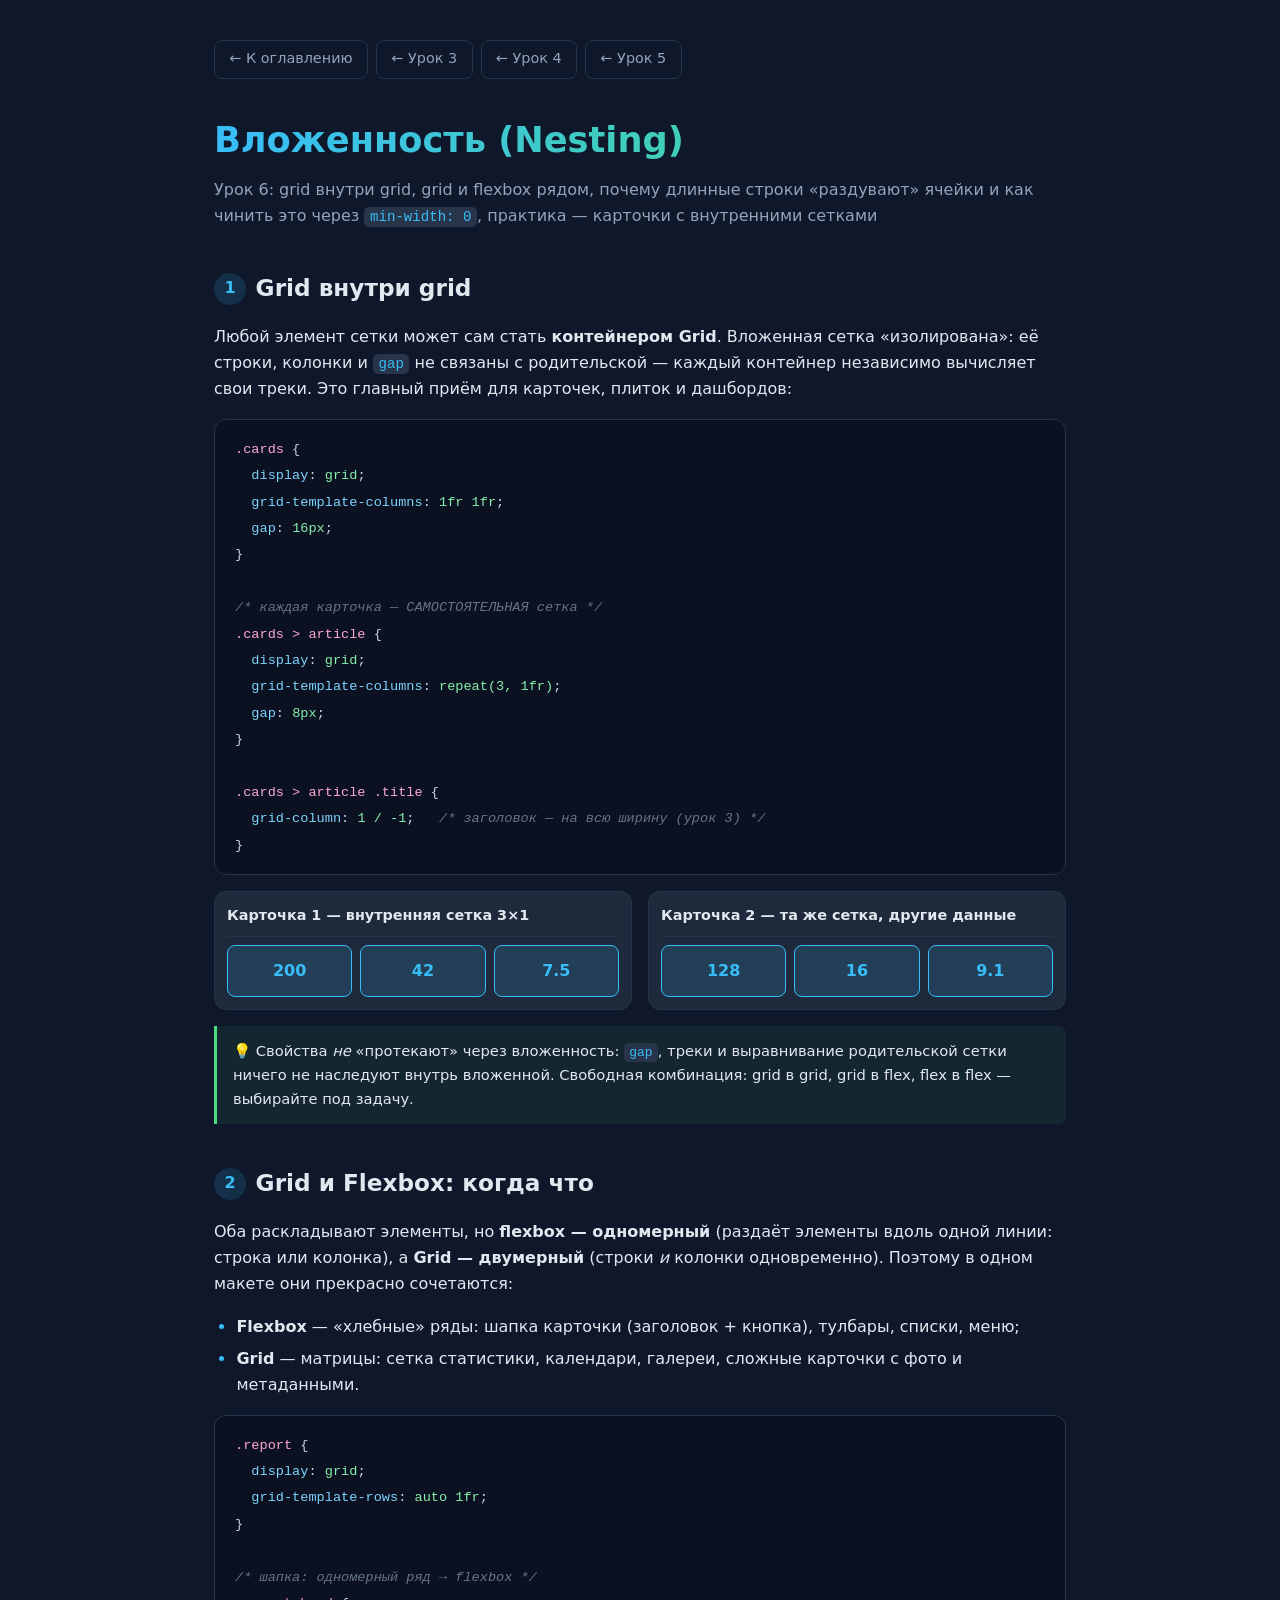
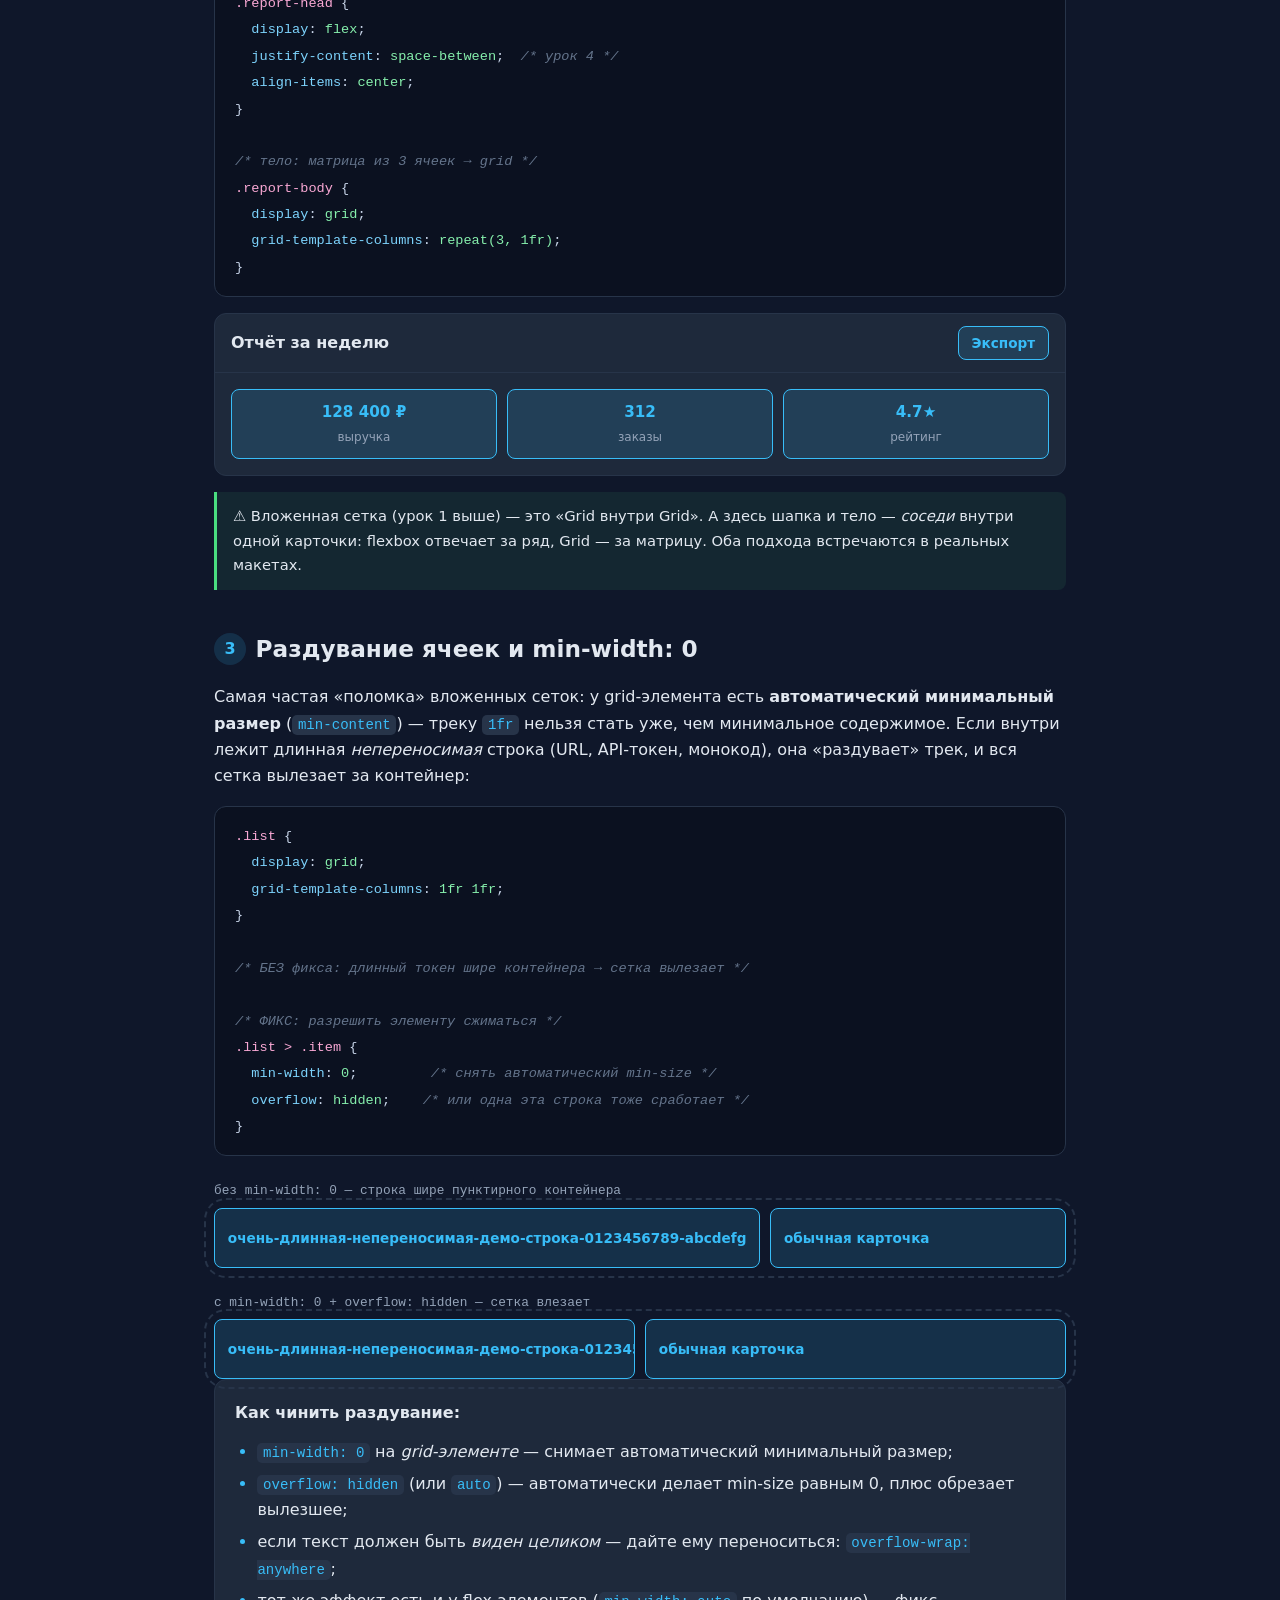
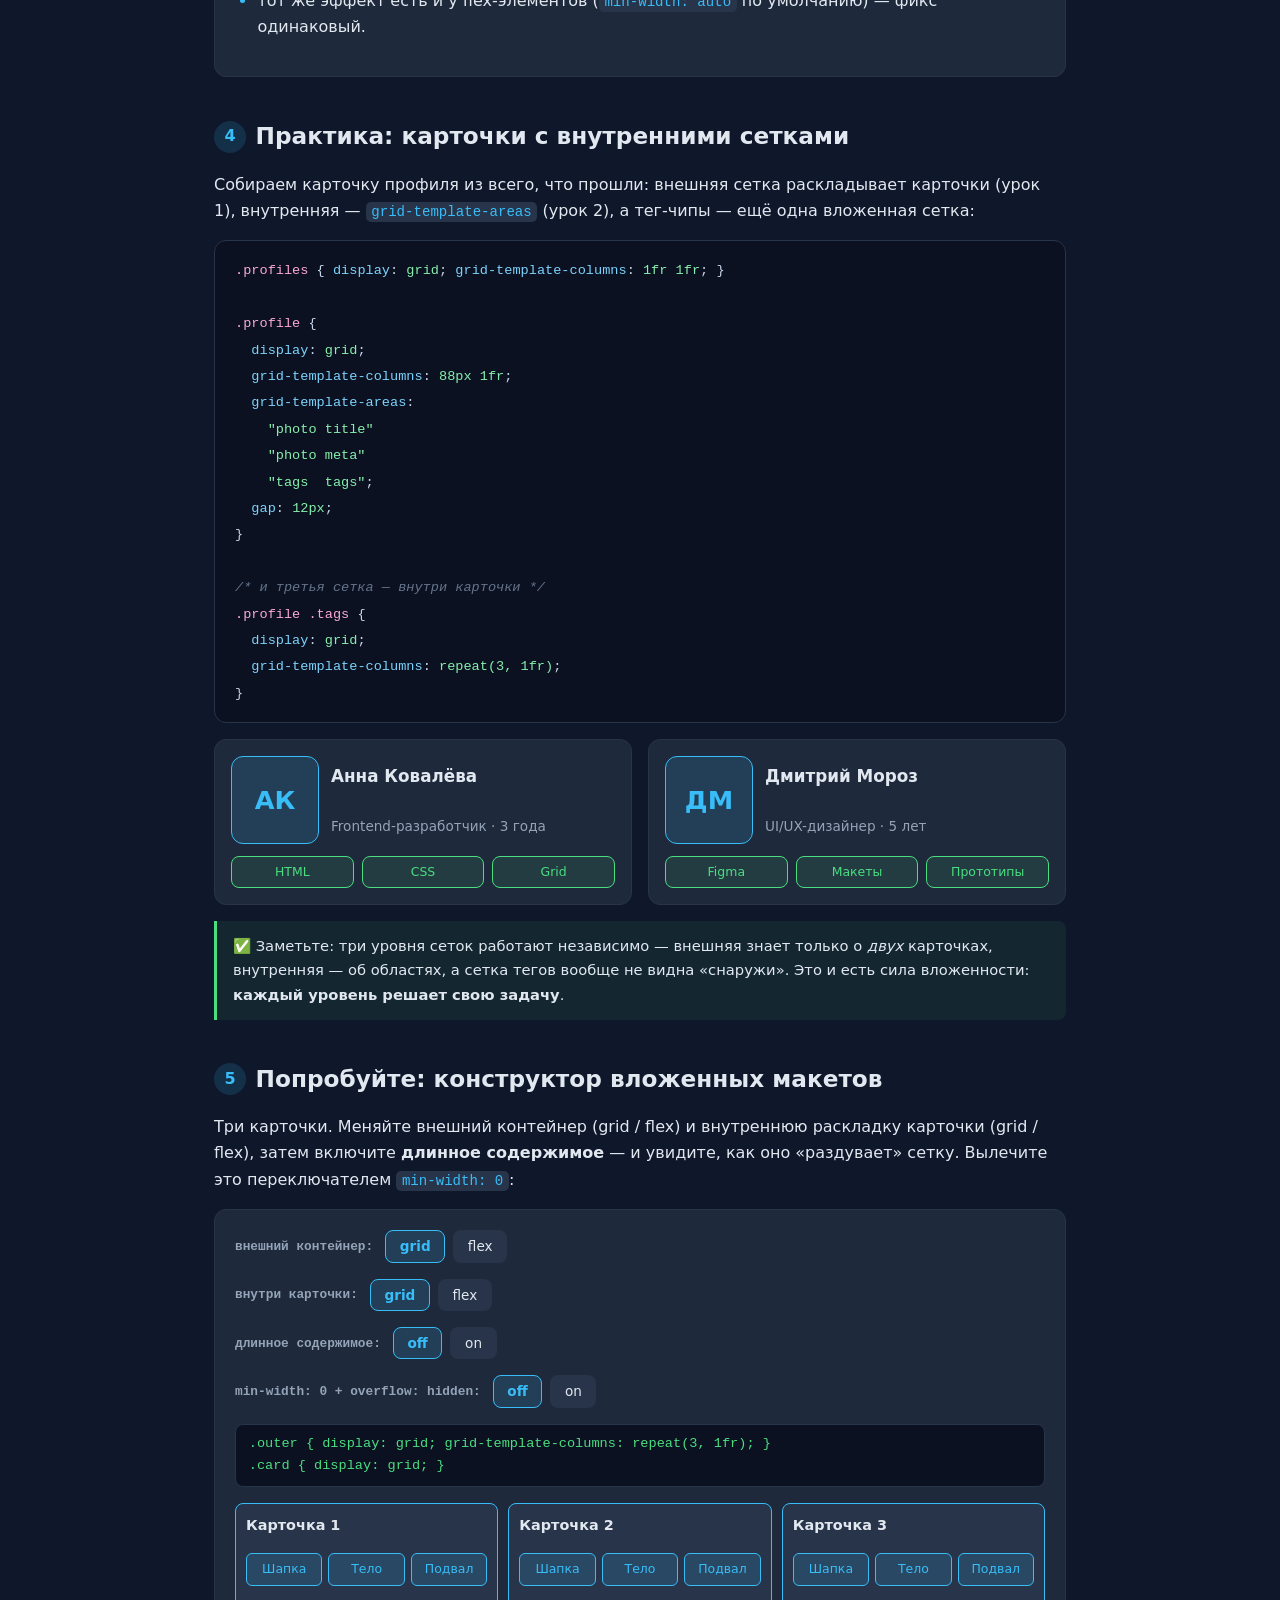
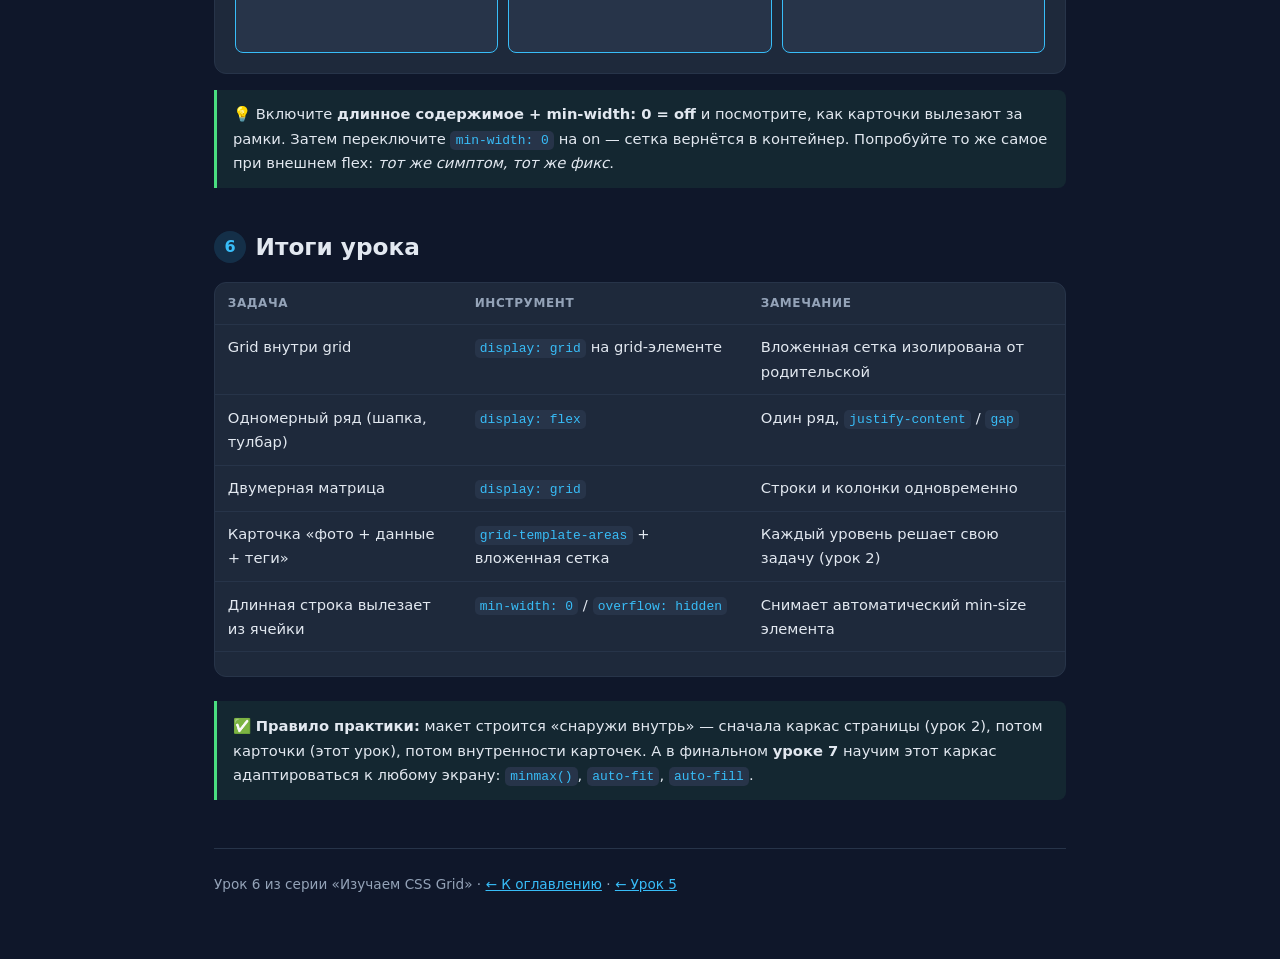
<file: 06-nesting.html>
<!DOCTYPE html>
<html lang="ru">
<head>
  <meta charset="UTF-8">
  <meta name="viewport" content="width=device-width, initial-scale=1.0">
  <title>Урок 6: Вложенность (Nesting)</title>
  <link rel="stylesheet" href="styles.css">
</head>
<body>
  <div class="page">
    <nav class="nav">
      <a href="index.html">← К оглавлению</a>
      <a href="03-grid-lines-position.html">← Урок 3</a>
      <a href="04-alignment.html">← Урок 4</a>
      <a href="05-auto-flow-order.html">← Урок 5</a>
    </nav>

    <header>
      <h1>Вложенность (Nesting)</h1>
      <p>Урок 6: grid внутри grid, grid и flexbox рядом, почему длинные строки «раздувают» ячейки и как чинить это через <code>min-width: 0</code>, практика — карточки с внутренними сетками</p>
    </header>

    <!-- ============ 1. Grid внутри grid ============ -->
    <section>
      <h2><span class="num">1</span>Grid внутри grid</h2>
      <p>
        Любой элемент сетки может сам стать <strong>контейнером Grid</strong>.
        Вложенная сетка «изолирована»: её строки, колонки и
        <code>gap</code> не связаны с родительской — каждый контейнер
        независимо вычисляет свои треки. Это главный приём для карточек,
        плиток и дашбордов:
      </p>
      <pre><code><span class="tok-sel">.cards</span> {
  <span class="tok-prop">display</span>: <span class="tok-val">grid</span>;
  <span class="tok-prop">grid-template-columns</span>: <span class="tok-val">1fr 1fr</span>;
  <span class="tok-prop">gap</span>: <span class="tok-val">16px</span>;
}

<span class="tok-com">/* каждая карточка — САМОСТОЯТЕЛЬНАЯ сетка */</span>
<span class="tok-sel">.cards &gt; article</span> {
  <span class="tok-prop">display</span>: <span class="tok-val">grid</span>;
  <span class="tok-prop">grid-template-columns</span>: <span class="tok-val">repeat(3, 1fr)</span>;
  <span class="tok-prop">gap</span>: <span class="tok-val">8px</span>;
}

<span class="tok-sel">.cards &gt; article .title</span> {
  <span class="tok-prop">grid-column</span>: <span class="tok-val">1 / -1</span>;   <span class="tok-com">/* заголовок — на всю ширину (урок 3) */</span>
}</code></pre>
      <div class="nested-demo">
        <article>
          <div class="n-title">Карточка 1 — внутренняя сетка 3×1</div>
          <div>200</div><div>42</div><div>7.5</div>
        </article>
        <article>
          <div class="n-title">Карточка 2 — та же сетка, другие данные</div>
          <div>128</div><div>16</div><div>9.1</div>
        </article>
      </div>
      <div class="note">
        💡 Свойства <em>не</em> «протекают» через вложенность:
        <code>gap</code>, треки и выравнивание родительской сетки ничего
        не наследуют внутрь вложенной. Свободная комбинация:
        grid в grid, grid в flex, flex в flex — выбирайте под задачу.
      </div>
    </section>

    <!-- ============ 2. Grid и Flexbox ============ -->
    <section>
      <h2><span class="num">2</span>Grid и Flexbox: когда что</h2>
      <p>
        Оба раскладывают элементы, но <strong>flexbox — одномерный</strong>
        (раздаёт элементы вдоль одной линии: строка или колонка),
        а <strong>Grid — двумерный</strong> (строки <em>и</em> колонки
        одновременно). Поэтому в одном макете они прекрасно сочетаются:
      </p>
      <ul>
        <li><strong>Flexbox</strong> — «хлебные» ряды: шапка карточки
            (заголовок + кнопка), тулбары, списки, меню;</li>
        <li><strong>Grid</strong> — матрицы: сетка статистики, календари,
            галереи, сложные карточки с фото и метаданными.</li>
      </ul>
      <pre><code><span class="tok-sel">.report</span> {
  <span class="tok-prop">display</span>: <span class="tok-val">grid</span>;
  <span class="tok-prop">grid-template-rows</span>: <span class="tok-val">auto 1fr</span>;
}

<span class="tok-com">/* шапка: одномерный ряд → flexbox */</span>
<span class="tok-sel">.report-head</span> {
  <span class="tok-prop">display</span>: <span class="tok-val">flex</span>;
  <span class="tok-prop">justify-content</span>: <span class="tok-val">space-between</span>;  <span class="tok-com">/* урок 4 */</span>
  <span class="tok-prop">align-items</span>: <span class="tok-val">center</span>;
}

<span class="tok-com">/* тело: матрица из 3 ячеек → grid */</span>
<span class="tok-sel">.report-body</span> {
  <span class="tok-prop">display</span>: <span class="tok-val">grid</span>;
  <span class="tok-prop">grid-template-columns</span>: <span class="tok-val">repeat(3, 1fr)</span>;
}</code></pre>
      <div class="mix-demo">
        <div class="mix-head">
          <span>Отчёт за неделю</span>
          <span class="mix-btn">Экспорт</span>
        </div>
        <div class="mix-body">
          <div>128 400 ₽<small>выручка</small></div>
          <div>312<small>заказы</small></div>
          <div>4.7★<small>рейтинг</small></div>
        </div>
      </div>
      <div class="note">
        ⚠️ Вложенная сетка (урок 1 выше) — это «Grid внутри Grid».
        А здесь шапка и тело — <em>соседи</em> внутри одной карточки:
        flexbox отвечает за ряд, Grid — за матрицу. Оба подхода
        встречаются в реальных макетах.
      </div>
    </section>

    <!-- ============ 3. Раздувание ячеек ============ -->
    <section>
      <h2><span class="num">3</span>Раздувание ячеек и min-width: 0</h2>
      <p>
        Самая частая «поломка» вложенных сеток: у grid-элемента есть
        <strong>автоматический минимальный размер</strong>
        (<code>min-content</code>) — треку <code>1fr</code> нельзя стать
        уже, чем минимальное содержимое. Если внутри лежит длинная
        <em>непереносимая</em> строка (URL, API-токен, монокод),
        она «раздувает» трек, и вся сетка вылезает за контейнер:
      </p>
      <pre><code><span class="tok-sel">.list</span> {
  <span class="tok-prop">display</span>: <span class="tok-val">grid</span>;
  <span class="tok-prop">grid-template-columns</span>: <span class="tok-val">1fr 1fr</span>;
}

<span class="tok-com">/* БЕЗ фикса: длинный токен шире контейнера → сетка вылезает */</span>

<span class="tok-com">/* ФИКС: разрешить элементу сжиматься */</span>
<span class="tok-sel">.list &gt; .item</span> {
  <span class="tok-prop">min-width</span>: <span class="tok-val">0</span>;         <span class="tok-com">/* снять автоматический min-size */</span>
  <span class="tok-prop">overflow</span>: <span class="tok-val">hidden</span>;    <span class="tok-com">/* или одна эта строка тоже сработает */</span>
}</code></pre>
      <div class="blow-wrap">
        <div class="blow-label">без min-width: 0 — строка шире пунктирного контейнера</div>
        <div class="blow-grid">
          <div class="long">очень-длинная-непереносимая-демо-строка-0123456789-abcdefg</div>
          <div>обычная карточка</div>
        </div>
      </div>
      <div class="blow-wrap">
        <div class="blow-label">с min-width: 0 + overflow: hidden — сетка влезает</div>
        <div class="blow-grid">
          <div class="long fixed">очень-длинная-непереносимая-демо-строка-0123456789-abcdefg</div>
          <div>обычная карточка</div>
        </div>
      </div>
      <div class="card">
        <p style="margin-bottom:0.75rem;"><strong>Как чинить раздувание:</strong></p>
        <ul>
          <li><code>min-width: 0</code> на <em>grid-элементе</em> — снимает
              автоматический минимальный размер;</li>
          <li><code>overflow: hidden</code> (или <code>auto</code>) —
              автоматически делает min-size равным 0, плюс обрезает
              вылезшее;</li>
          <li>если текст должен быть <em>виден целиком</em> — дайте ему
              переноситься: <code>overflow-wrap: anywhere</code>;</li>
          <li>тот же эффект есть и у flex-элементов
              (<code>min-width: auto</code> по умолчанию) — фикс одинаковый.</li>
        </ul>
      </div>
    </section>

    <!-- ============ 4. Практика ============ -->
    <section>
      <h2><span class="num">4</span>Практика: карточки с внутренними сетками</h2>
      <p>
        Собираем карточку профиля из всего, что прошли: внешняя сетка
        раскладывает карточки (урок 1), внутренняя —
        <code>grid-template-areas</code> (урок 2), а тег-чипы —
        ещё одна вложенная сетка:
      </p>
      <pre><code><span class="tok-sel">.profiles</span> { <span class="tok-prop">display</span>: <span class="tok-val">grid</span>; <span class="tok-prop">grid-template-columns</span>: <span class="tok-val">1fr 1fr</span>; }

<span class="tok-sel">.profile</span> {
  <span class="tok-prop">display</span>: <span class="tok-val">grid</span>;
  <span class="tok-prop">grid-template-columns</span>: <span class="tok-val">88px 1fr</span>;
  <span class="tok-prop">grid-template-areas</span>:
    <span class="tok-val">"photo title"</span>
    <span class="tok-val">"photo meta"</span>
    <span class="tok-val">"tags  tags"</span>;
  <span class="tok-prop">gap</span>: <span class="tok-val">12px</span>;
}

<span class="tok-com">/* и третья сетка — внутри карточки */</span>
<span class="tok-sel">.profile .tags</span> {
  <span class="tok-prop">display</span>: <span class="tok-val">grid</span>;
  <span class="tok-prop">grid-template-columns</span>: <span class="tok-val">repeat(3, 1fr)</span>;
}</code></pre>
      <div class="profiles">
        <div class="profile">
          <div class="photo">АК</div>
          <div class="title">Анна Ковалёва</div>
          <div class="meta">Frontend-разработчик · 3 года</div>
          <div class="tags"><span>HTML</span><span>CSS</span><span>Grid</span></div>
        </div>
        <div class="profile">
          <div class="photo">ДМ</div>
          <div class="title">Дмитрий Мороз</div>
          <div class="meta">UI/UX-дизайнер · 5 лет</div>
          <div class="tags"><span>Figma</span><span>Макеты</span><span>Прототипы</span></div>
        </div>
      </div>
      <div class="note">
        ✅ Заметьте: три уровня сеток работают независимо —
        внешняя знает только о <em>двух</em> карточках, внутренняя —
        об областях, а сетка тегов вообще не видна «снаружи».
        Это и есть сила вложенности: <strong>каждый уровень решает
        свою задачу</strong>.
      </div>
    </section>

    <!-- ============ 5. Плейграунд ============ -->
    <section>
      <h2><span class="num">5</span>Попробуйте: конструктор вложенных макетов</h2>
      <p>
        Три карточки. Меняйте внешний контейнер (grid / flex) и
        внутреннюю раскладку карточки (grid / flex), затем включите
        <strong>длинное содержимое</strong> — и увидите, как оно
        «раздувает» сетку. Вылечите это переключателем
        <code>min-width: 0</code>:
      </p>
      <div class="playground">
        <div class="controls">
          <span class="control-label">внешний контейнер:</span>
          <button data-group="outer" data-value="grid" class="active">grid</button>
          <button data-group="outer" data-value="flex">flex</button>
        </div>
        <div class="controls">
          <span class="control-label">внутри карточки:</span>
          <button data-group="inner" data-value="grid" class="active">grid</button>
          <button data-group="inner" data-value="flex">flex</button>
        </div>
        <div class="controls">
          <span class="control-label">длинное содержимое:</span>
          <button data-group="long" data-value="off" class="active">off</button>
          <button data-group="long" data-value="on">on</button>
        </div>
        <div class="controls">
          <span class="control-label">min-width: 0 + overflow: hidden:</span>
          <button data-group="minw" data-value="off" class="active">off</button>
          <button data-group="minw" data-value="on">on</button>
        </div>
        <div class="current-value" id="nest-value"></div>
        <div class="nest-demo" id="nest-demo">
          <div class="ncard">
            <div class="ncard-h">Карточка 1</div>
            <div class="ncard-b">
              <span>Шапка</span><span>Тело</span><span>Подвал</span>
              <span class="longtxt">очень-длинная-непереносимая-демо-строка-0123456789-abcdefg</span>
            </div>
          </div>
          <div class="ncard">
            <div class="ncard-h">Карточка 2</div>
            <div class="ncard-b">
              <span>Шапка</span><span>Тело</span><span>Подвал</span>
              <span class="longtxt">очень-длинная-непереносимая-демо-строка-0123456789-abcdefg</span>
            </div>
          </div>
          <div class="ncard">
            <div class="ncard-h">Карточка 3</div>
            <div class="ncard-b">
              <span>Шапка</span><span>Тело</span><span>Подвал</span>
              <span class="longtxt">очень-длинная-непереносимая-демо-строка-0123456789-abcdefg</span>
            </div>
          </div>
        </div>
      </div>
      <div class="note">
        💡 Включите <strong>длинное содержимое + min-width: 0 = off</strong>
        и посмотрите, как карточки вылезают за рамки. Затем переключите
        <code>min-width: 0</code> на on — сетка вернётся в контейнер.
        Попробуйте то же самое при внешнем flex: <em>тот же симптом,
        тот же фикс</em>.
      </div>
    </section>

    <!-- ============ 6. Итоги ============ -->
    <section>
      <h2><span class="num">6</span>Итоги урока</h2>
      <div class="card" style="padding:0;">
        <table>
          <thead>
            <tr><th>Задача</th><th>Инструмент</th><th>Замечание</th></tr>
          </thead>
          <tbody>
            <tr>
              <td>Grid внутри grid</td>
              <td><code>display: grid</code> на grid-элементе</td>
              <td>Вложенная сетка изолирована от родительской</td>
            </tr>
            <tr>
              <td>Одномерный ряд (шапка, тулбар)</td>
              <td><code>display: flex</code></td>
              <td>Один ряд, <code>justify-content</code> / <code>gap</code></td>
            </tr>
            <tr>
              <td>Двумерная матрица</td>
              <td><code>display: grid</code></td>
              <td>Строки и колонки одновременно</td>
            </tr>
            <tr>
              <td>Карточка «фото + данные + теги»</td>
              <td><code>grid-template-areas</code> + вложенная сетка</td>
              <td>Каждый уровень решает свою задачу (урок 2)</td>
            </tr>
            <tr>
              <td>Длинная строка вылезает из ячейки</td>
              <td><code>min-width: 0</code> / <code>overflow: hidden</code></td>
              <td>Снимает автоматический min-size элемента</td>
            </tr>
          </tbody>
        </table>
      </div>
      <div class="note">
        ✅ <strong>Правило практики:</strong> макет строится «снаружи
        внутрь» — сначала каркас страницы (урок 2), потом карточки
        (этот урок), потом внутренности карточек. А в финальном
        <strong>уроке 7</strong> научим этот каркас адаптироваться
        к любому экрану: <code>minmax()</code>, <code>auto-fit</code>,
        <code>auto-fill</code>.
      </div>
    </section>

    <footer>
      Урок 6 из серии «Изучаем CSS Grid» ·
      <a href="index.html" style="color:var(--accent);">← К оглавлению</a> ·
      <a href="05-auto-flow-order.html" style="color:var(--accent);">← Урок 5</a>
    </footer>
  </div>

  <script>
    const demo = document.getElementById('nest-demo');
    const valueLabel = document.getElementById('nest-value');
    valueLabel.style.whiteSpace = 'pre';

    const cards = Array.from(demo.children);
    const state = { outer: 'grid', inner: 'grid', long: 'off', minw: 'off' };

    function apply() {
      demo.classList.toggle('is-flex', state.outer === 'flex');
      demo.classList.toggle('minw0', state.minw === 'on');
      cards.forEach(c => {
        c.classList.toggle('is-flex', state.inner === 'flex');
        c.querySelector('.ncard-b').classList.toggle('has-long', state.long === 'on');
      });

      let css = '';
      if (state.outer === 'grid') {
        css += '.outer { display: grid; grid-template-columns: repeat(3, 1fr); }';
      } else {
        css += '.outer { display: flex; }\n.card { flex: 1; }';
      }
      css += '\n' + (state.inner === 'grid'
        ? '.card { display: grid; }'
        : '.card { display: flex; flex-direction: column; }');
      if (state.minw === 'on') {
        css += '\n.card { min-width: 0; overflow: hidden; }';
      }
      valueLabel.textContent = css;
    }

    document.querySelectorAll('.playground button[data-group]').forEach(btn => {
      btn.addEventListener('click', () => {
        const group = btn.dataset.group;
        document.querySelectorAll('.playground button[data-group="' + group + '"]')
          .forEach(b => b.classList.remove('active'));
        btn.classList.add('active');
        state[group] = btn.dataset.value;
        apply();
      });
    });

    apply();
  </script>
</body>
</html>
</file>
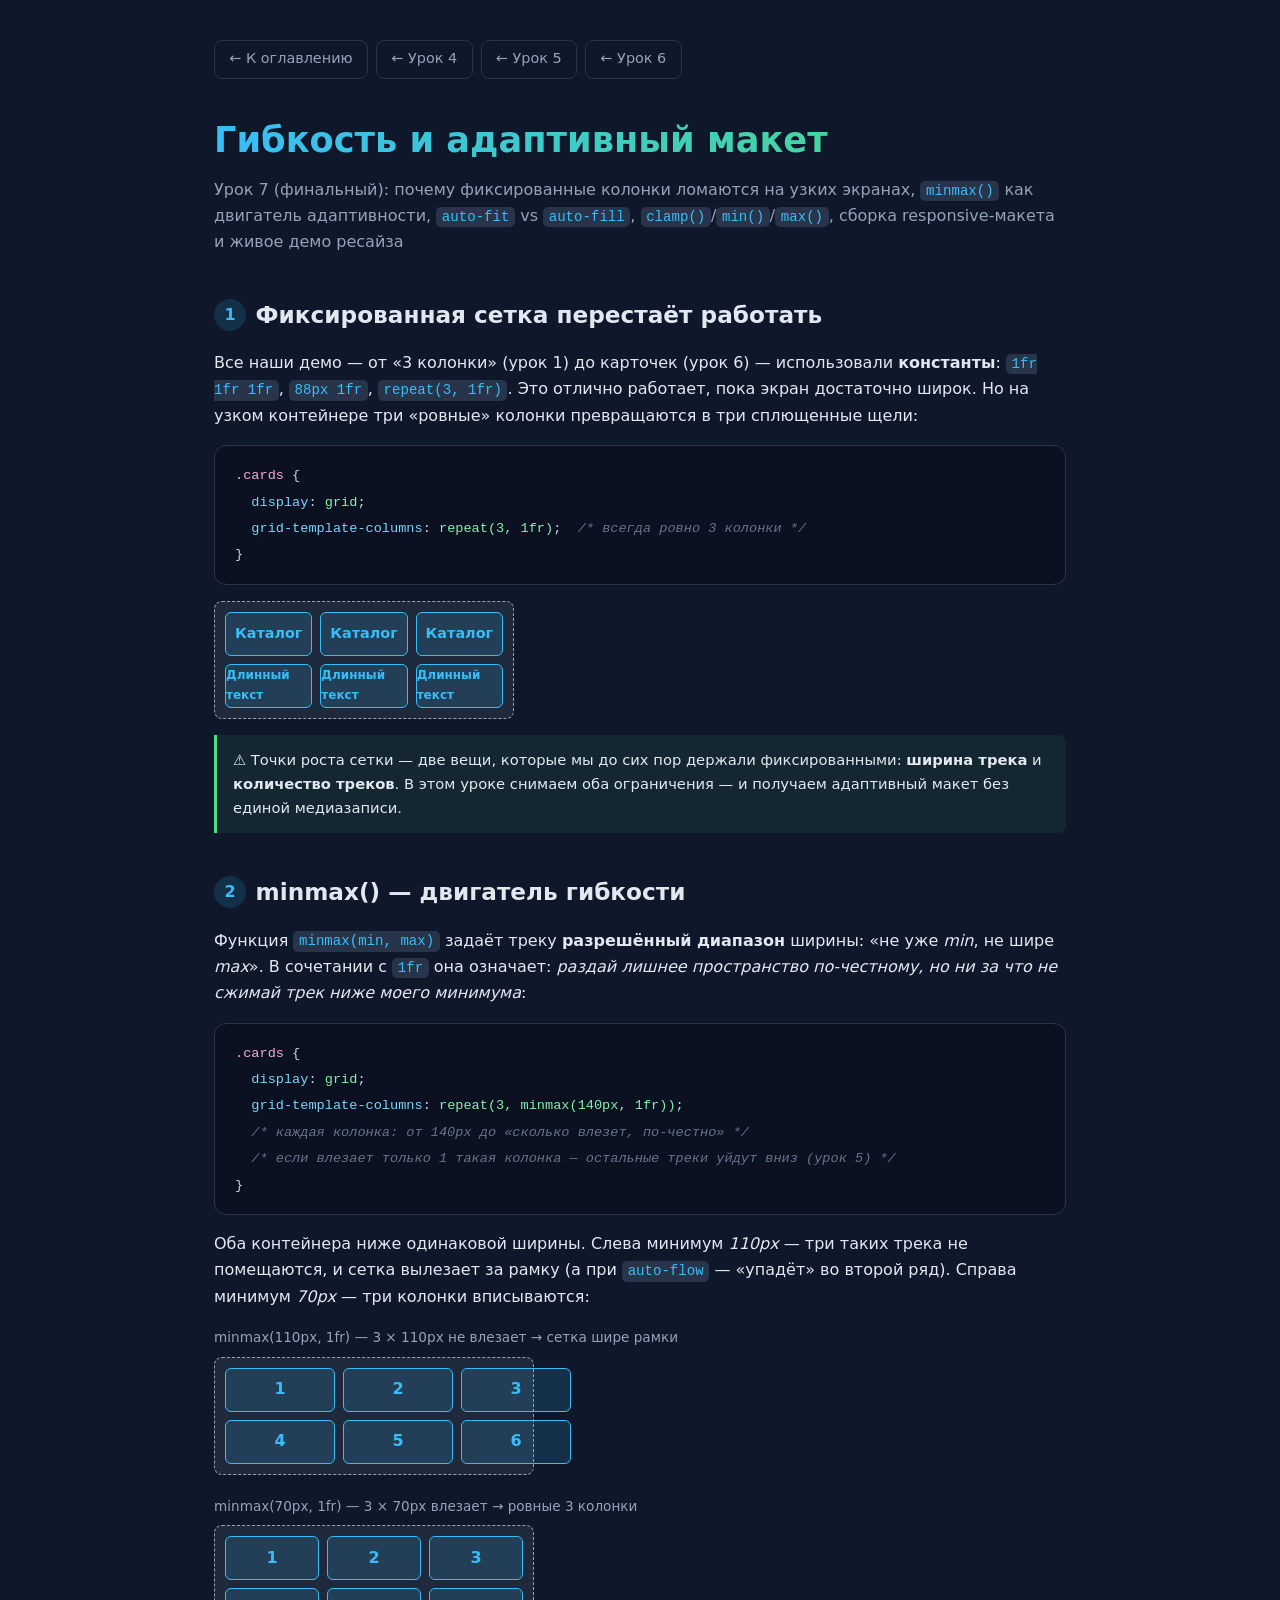
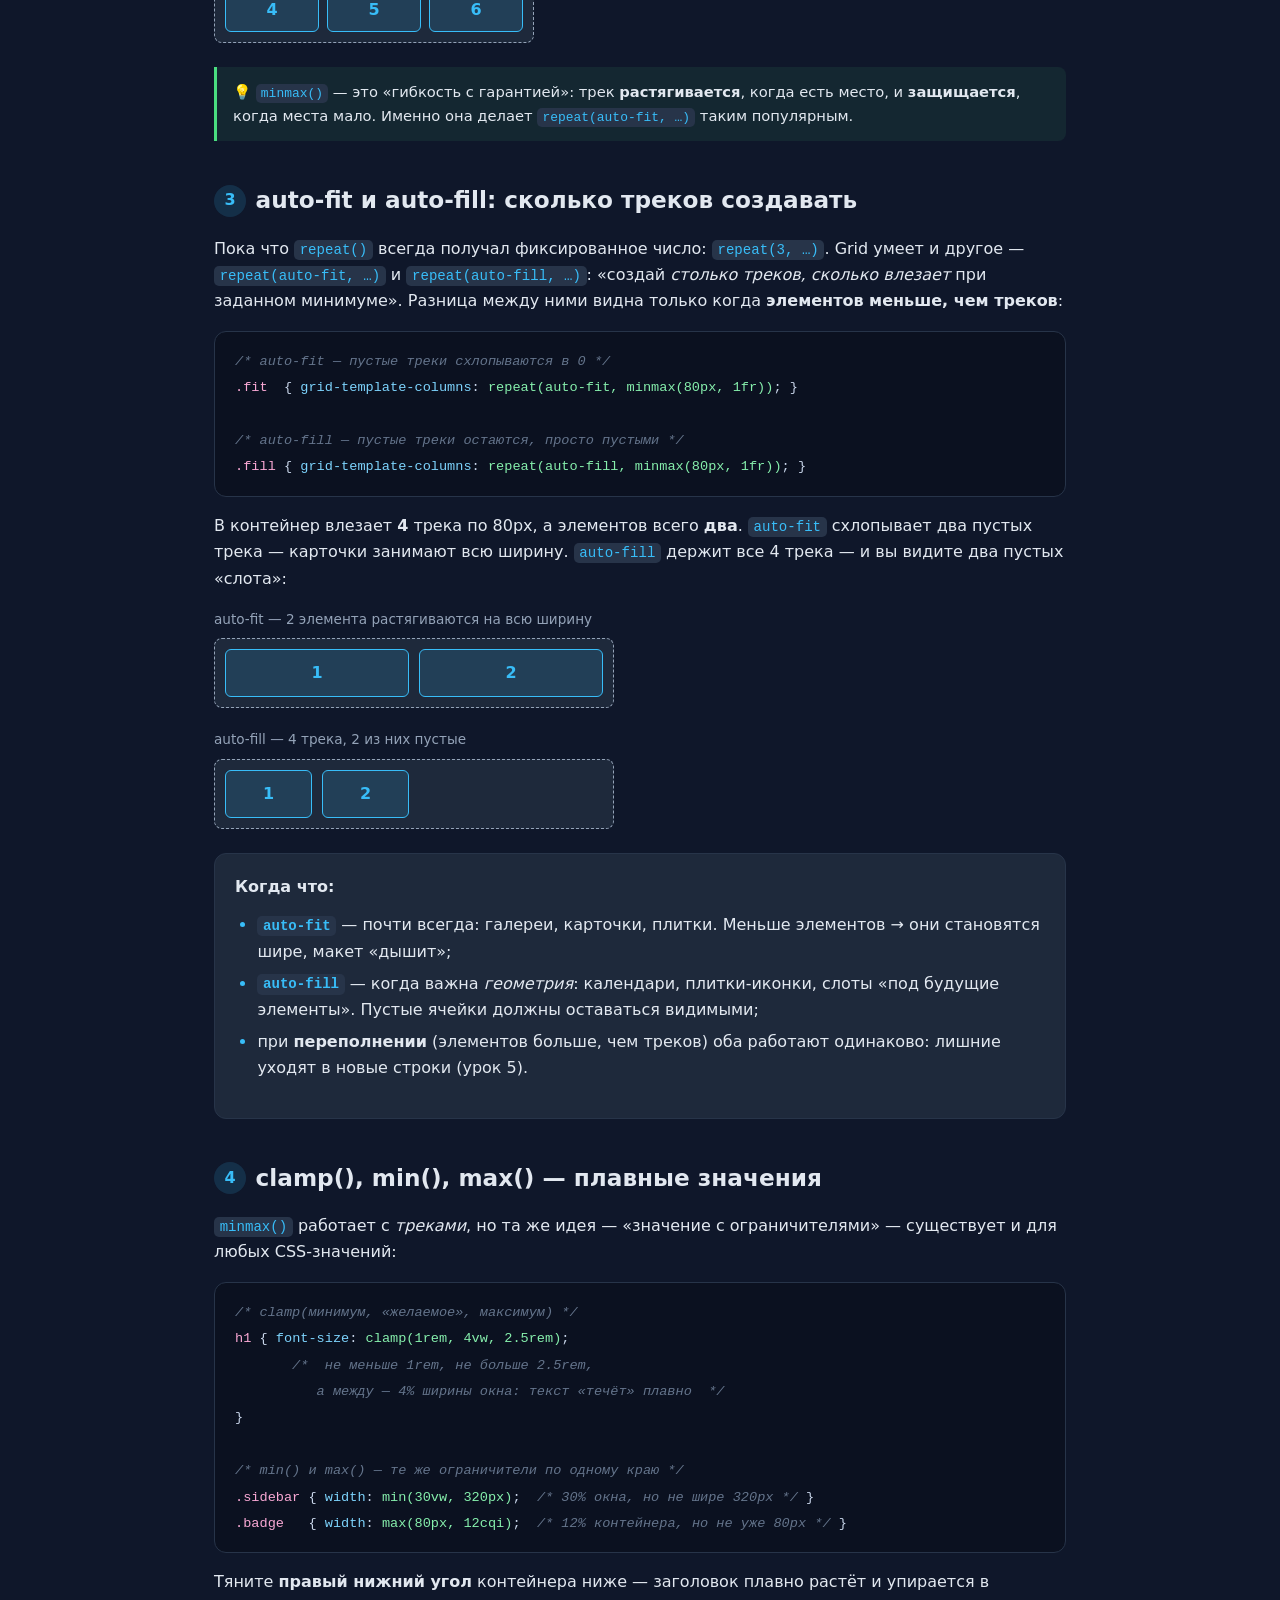
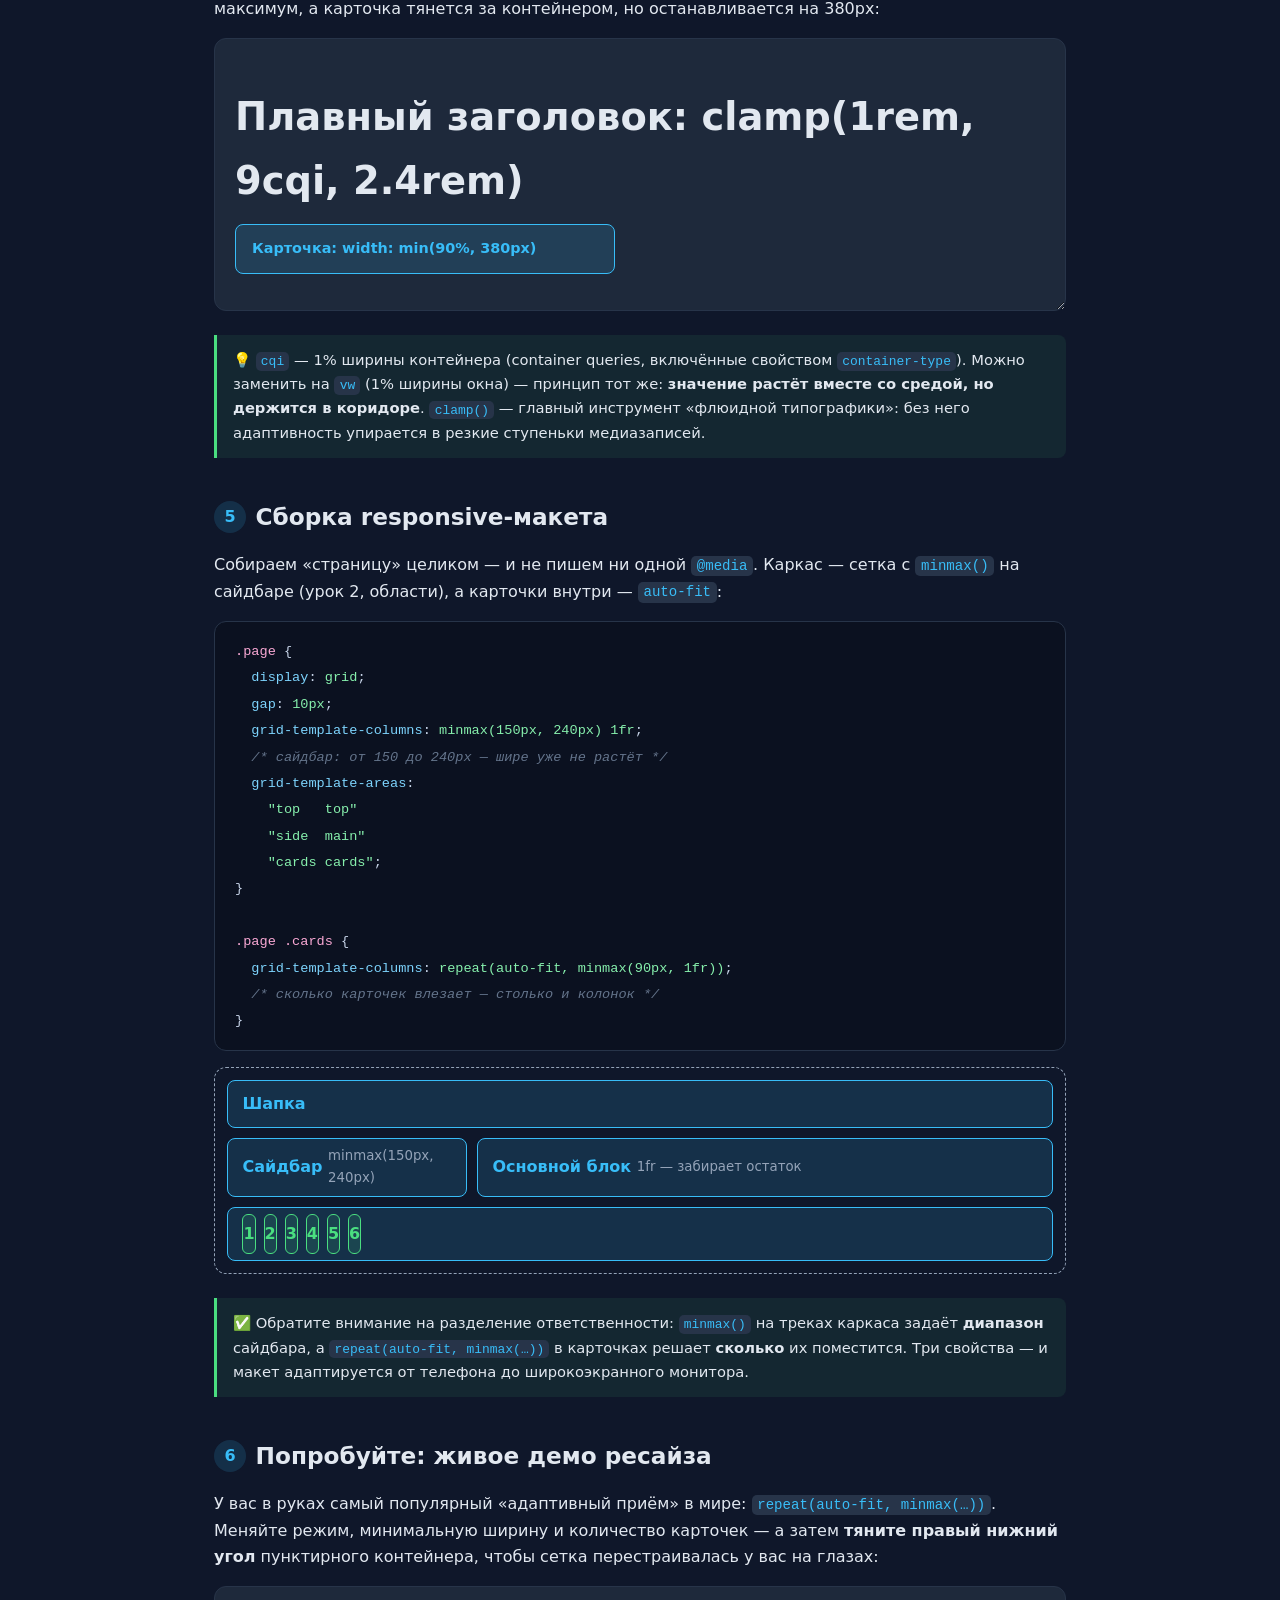
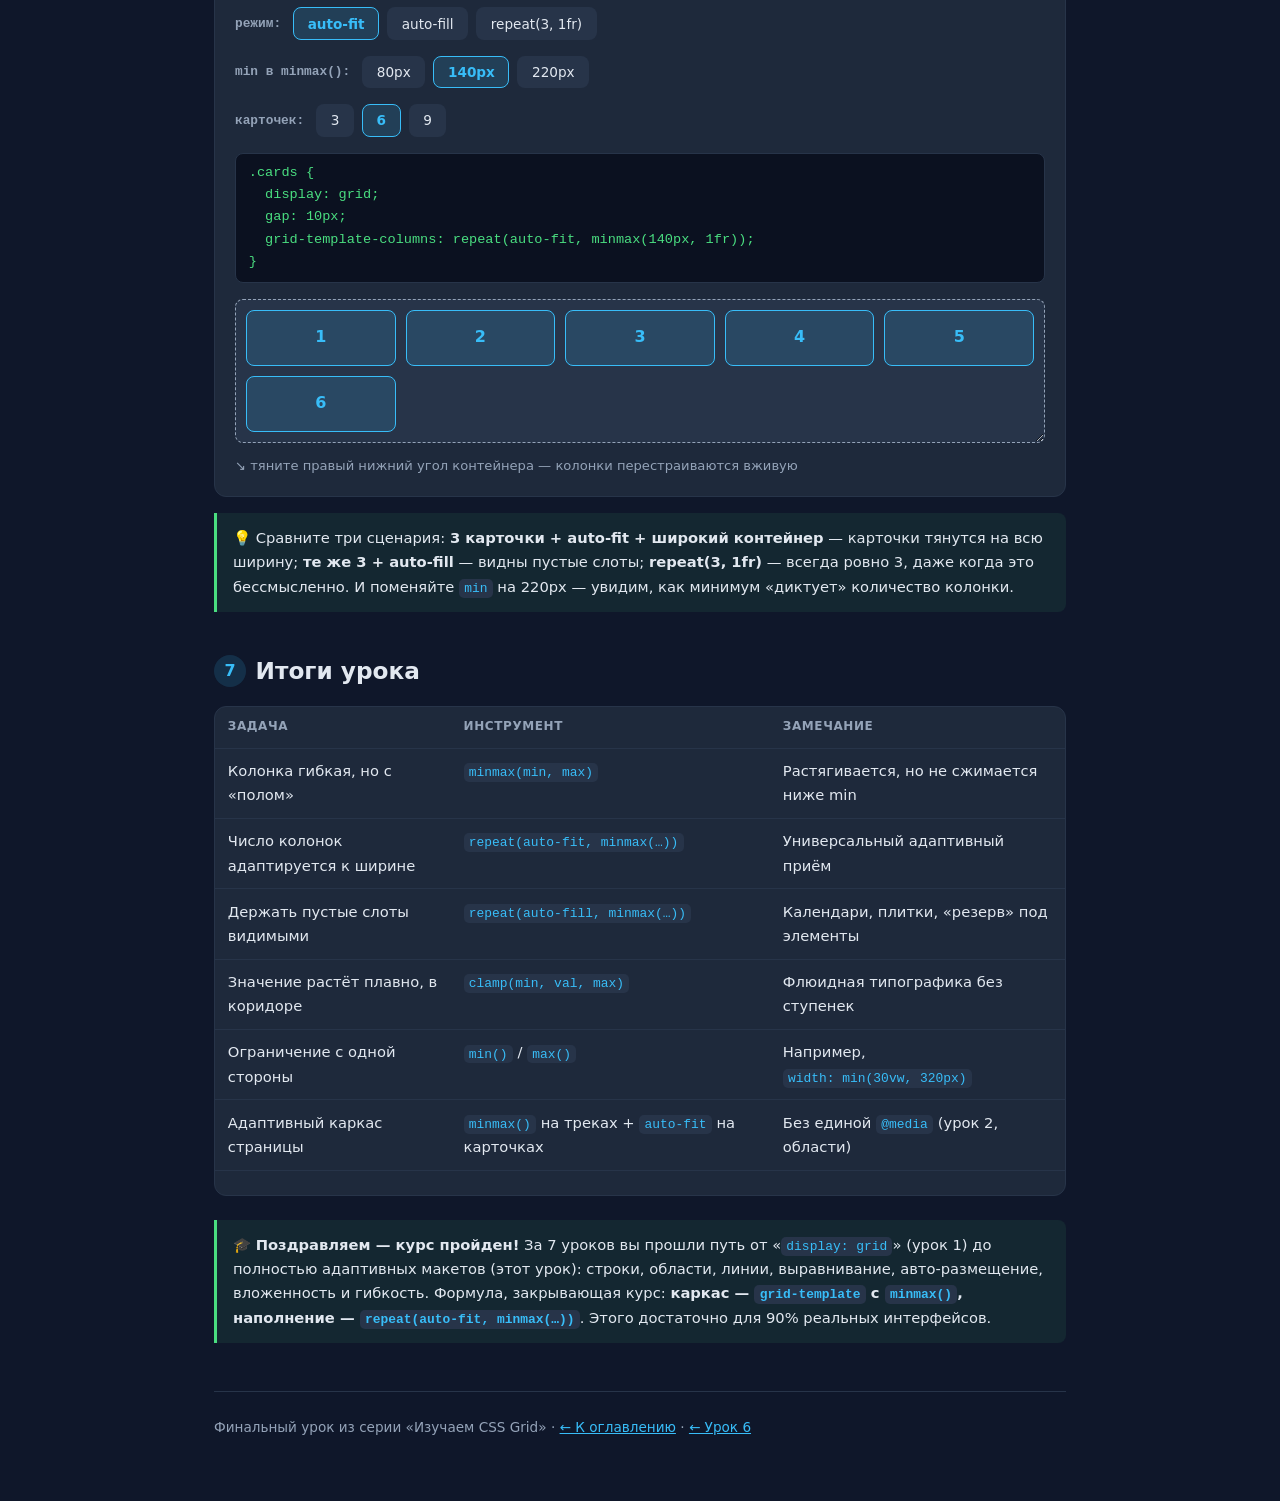
<file: 07-responsive.html>
<!DOCTYPE html>
<html lang="ru">
<head>
  <meta charset="UTF-8">
  <meta name="viewport" content="width=device-width, initial-scale=1.0">
  <title>Урок 7: Гибкость и адаптивный макет</title>
  <link rel="stylesheet" href="styles.css">
</head>
<body>
  <div class="page">
    <nav class="nav">
      <a href="index.html">← К оглавлению</a>
      <a href="04-alignment.html">← Урок 4</a>
      <a href="05-auto-flow-order.html">← Урок 5</a>
      <a href="06-nesting.html">← Урок 6</a>
    </nav>

    <header>
      <h1>Гибкость и адаптивный макет</h1>
      <p>Урок 7 (финальный): почему фиксированные колонки ломаются на узких экранах, <code>minmax()</code> как двигатель адаптивности, <code>auto-fit</code> vs <code>auto-fill</code>, <code>clamp()</code>/<code>min()</code>/<code>max()</code>, сборка responsive-макета и живое демо ресайза</p>
    </header>

    <!-- ============ 1. Фиксированная сетка ============ -->
    <section>
      <h2><span class="num">1</span>Фиксированная сетка перестаёт работать</h2>
      <p>
        Все наши демо — от «3 колонки» (урок 1) до карточек (урок 6) —
        использовали <strong>константы</strong>: <code>1fr 1fr 1fr</code>,
        <code>88px 1fr</code>, <code>repeat(3, 1fr)</code>. Это отлично
        работает, пока экран достаточно широк. Но на узком контейнере
        три «ровные» колонки превращаются в три сплющенные щели:
      </p>
      <pre><code><span class="tok-sel">.cards</span> {
  <span class="tok-prop">display</span>: <span class="tok-val">grid</span>;
  <span class="tok-prop">grid-template-columns</span>: <span class="tok-val">repeat(3, 1fr)</span>;  <span class="tok-com">/* всегда ровно 3 колонки */</span>
}</code></pre>
      <div class="crush-demo">
        <div>Каталог</div><div>Каталог</div><div>Каталог</div>
        <div class="crushed">Длинный текст</div><div class="crushed">Длинный текст</div><div class="crushed">Длинный текст</div>
      </div>
      <div class="note">
        ⚠️ Точки роста сетки — две вещи, которые мы до сих пор
        держали фиксированными: <strong>ширина трека</strong> и
        <strong>количество треков</strong>. В этом уроке снимаем оба
        ограничения — и получаем адаптивный макет без единой
        медиазаписи.
      </div>
    </section>

    <!-- ============ 2. minmax() ============ -->
    <section>
      <h2><span class="num">2</span>minmax() — двигатель гибкости</h2>
      <p>
        Функция <code>minmax(min, max)</code> задаёт треку
        <strong>разрешённый диапазон</strong> ширины: «не уже <em>min</em>,
        не шире <em>max</em>». В сочетании с <code>1fr</code> она означает:
        <em>раздай лишнее пространство по-честному, но ни за что не сжимай
        трек ниже моего минимума</em>:
      </p>
      <pre><code><span class="tok-sel">.cards</span> {
  <span class="tok-prop">display</span>: <span class="tok-val">grid</span>;
  <span class="tok-prop">grid-template-columns</span>: <span class="tok-val">repeat(3, minmax(140px, 1fr))</span>;
  <span class="tok-com">/* каждая колонка: от 140px до «сколько влезет, по-честно» */</span>
  <span class="tok-com">/* если влезает только 1 такая колонка — остальные треки уйдут вниз (урок 5) */</span>
}</code></pre>
      <p>
        Оба контейнера ниже одинаковой ширины. Слева минимум <em>110px</em>
        — три таких трека не помещаются, и сетка вылезает за рамку
        (а при <code>auto-flow</code> — «упадёт» во второй ряд).
        Справа минимум <em>70px</em> — три колонки вписываются:
      </p>
      <div class="minmax-compare">
        <div>
          <div class="minmax-label">minmax(110px, 1fr) — 3 × 110px не влезает → сетка шире рамки</div>
          <div class="minmax-box wide">
            <div>1</div><div>2</div><div>3</div>
            <div>4</div><div>5</div><div>6</div>
          </div>
        </div>
        <div>
          <div class="minmax-label">minmax(70px, 1fr) — 3 × 70px влезает → ровные 3 колонки</div>
          <div class="minmax-box">
            <div>1</div><div>2</div><div>3</div>
            <div>4</div><div>5</div><div>6</div>
          </div>
        </div>
      </div>
      <div class="note">
        💡 <code>minmax()</code> — это «гибкость с гарантией»:
        трек <strong>растягивается</strong>, когда есть место,
        и <strong>защищается</strong>, когда места мало. Именно она
        делает <code>repeat(auto-fit, …)</code> таким популярным.
      </div>
    </section>

    <!-- ============ 3. auto-fit vs auto-fill ============ -->
    <section>
      <h2><span class="num">3</span>auto-fit и auto-fill: сколько треков создавать</h2>
      <p>
        Пока что <code>repeat()</code> всегда получал фиксированное число:
        <code>repeat(3, …)</code>. Grid умеет и другое —
        <code>repeat(auto-fit, …)</code> и <code>repeat(auto-fill, …)</code>:
        «создай <em>столько треков, сколько влезает</em> при заданном
        минимуме». Разница между ними видна только когда
        <strong>элементов меньше, чем треков</strong>:
      </p>
      <pre><code><span class="tok-com">/* auto-fit — пустые треки схлопываются в 0 */</span>
<span class="tok-sel">.fit</span>  { <span class="tok-prop">grid-template-columns</span>: <span class="tok-val">repeat(auto-fit, minmax(80px, 1fr))</span>; }

<span class="tok-com">/* auto-fill — пустые треки остаются, просто пустыми */</span>
<span class="tok-sel">.fill</span> { <span class="tok-prop">grid-template-columns</span>: <span class="tok-val">repeat(auto-fill, minmax(80px, 1fr))</span>; }</code></pre>
      <p>
        В контейнер влезает <strong>4</strong> трека по 80px, а элементов
        всего <strong>два</strong>. <code>auto-fit</code> схлопывает два
        пустых трека — карточки занимают всю ширину. <code>auto-fill</code>
        держит все 4 трека — и вы видите два пустых «слота»:
      </p>
      <div class="af-compare">
        <div>
          <div class="af-label">auto-fit — 2 элемента растягиваются на всю ширину</div>
          <div class="af-box fit"><div>1</div><div>2</div></div>
        </div>
        <div>
          <div class="af-label">auto-fill — 4 трека, 2 из них пустые</div>
          <div class="af-box fill"><div>1</div><div>2</div></div>
        </div>
      </div>
      <div class="card">
        <p style="margin-bottom:0.75rem;"><strong>Когда что:</strong></p>
        <ul>
          <li><strong><code>auto-fit</code></strong> — почти всегда:
              галереи, карточки, плитки. Меньше элементов → они
              становятся шире, макет «дышит»;</li>
          <li><strong><code>auto-fill</code></strong> — когда важна
              <em>геометрия</em>: календари, плитки-иконки, слоты
              «под будущие элементы». Пустые ячейки должны оставаться
              видимыми;</li>
          <li>при <strong>переполнении</strong> (элементов больше,
              чем треков) оба работают одинаково: лишние уходят
              в новые строки (урок 5).</li>
        </ul>
      </div>
    </section>

    <!-- ============ 4. clamp / min / max ============ -->
    <section>
      <h2><span class="num">4</span>clamp(), min(), max() — плавные значения</h2>
      <p>
        <code>minmax()</code> работает с <em>треками</em>, но та же идея —
        «значение с ограничителями» — существует и для любых CSS-значений:
      </p>
      <pre><code><span class="tok-com">/* clamp(минимум, «желаемое», максимум) */</span>
<span class="tok-sel">h1</span> { <span class="tok-prop">font-size</span>: <span class="tok-val">clamp(1rem, 4vw, 2.5rem)</span>;
       <span class="tok-com">/*  не меньше 1rem, не больше 2.5rem,
          а между — 4% ширины окна: текст «течёт» плавно  */</span>
}

<span class="tok-com">/* min() и max() — те же ограничители по одному краю */</span>
<span class="tok-sel">.sidebar</span> { <span class="tok-prop">width</span>: <span class="tok-val">min(30vw, 320px)</span>;  <span class="tok-com">/* 30% окна, но не шире 320px */</span> }
<span class="tok-sel">.badge</span>   { <span class="tok-prop">width</span>: <span class="tok-val">max(80px, 12cqi)</span>;  <span class="tok-com">/* 12% контейнера, но не уже 80px */</span> }</code></pre>
      <p>
        Тяните <strong>правый нижний угол</strong> контейнера ниже —
        заголовок плавно растёт и упирается в максимум, а карточка
        тянется за контейнером, но останавливается на 380px:
      </p>
      <div class="fluid-demo">
        <h3>Плавный заголовок: clamp(1rem, 9cqi, 2.4rem)</h3>
        <div class="fluid-card">Карточка: width: min(90%, 380px)</div>
      </div>
      <div class="note">
        💡 <code>cqi</code> — 1% ширины контейнера (container queries,
        включённые свойством <code>container-type</code>). Можно заменить
        на <code>vw</code> (1% ширины окна) — принцип тот же:
        <strong>значение растёт вместе со средой, но держится в коридоре</strong>.
        <code>clamp()</code> — главный инструмент «флюидной типографики»:
        без него адаптивность упирается в резкие ступеньки медиазаписей.
      </div>
    </section>

    <!-- ============ 5. Сборка макета ============ -->
    <section>
      <h2><span class="num">5</span>Сборка responsive-макета</h2>
      <p>
        Собираем «страницу» целиком — и не пишем ни одной
        <code>@media</code>. Каркас — сетка с <code>minmax()</code> на
        сайдбаре (урок 2, области), а карточки внутри —
        <code>auto-fit</code>:
      </p>
      <pre><code><span class="tok-sel">.page</span> {
  <span class="tok-prop">display</span>: <span class="tok-val">grid</span>;
  <span class="tok-prop">gap</span>: <span class="tok-val">10px</span>;
  <span class="tok-prop">grid-template-columns</span>: <span class="tok-val">minmax(150px, 240px) 1fr</span>;
  <span class="tok-com">/* сайдбар: от 150 до 240px — шире уже не растёт */</span>
  <span class="tok-prop">grid-template-areas</span>:
    <span class="tok-val">"top   top"</span>
    <span class="tok-val">"side  main"</span>
    <span class="tok-val">"cards cards"</span>;
}

<span class="tok-sel">.page .cards</span> {
  <span class="tok-prop">grid-template-columns</span>: <span class="tok-val">repeat(auto-fit, minmax(90px, 1fr))</span>;
  <span class="tok-com">/* сколько карточек влезает — столько и колонок */</span>
}</code></pre>
      <div class="layout-demo">
        <div class="ld-top">Шапка</div>
        <div class="ld-side">Сайдбар<br><small>minmax(150px, 240px)</small></div>
        <div class="ld-main">Основной блок<br><small>1fr — забирает остаток</small></div>
        <div class="ld-cards">
          <span>1</span><span>2</span><span>3</span><span>4</span><span>5</span><span>6</span>
        </div>
      </div>
      <div class="note">
        ✅ Обратите внимание на разделение ответственности:
        <code>minmax()</code> на треках каркаса задаёт
        <strong>диапазон</strong> сайдбара, а
        <code>repeat(auto-fit, minmax(…))</code> в карточках решает
        <strong>сколько</strong> их поместится. Три свойства —
        и макет адаптируется от телефона до широкоэкранного монитора.
      </div>
    </section>

    <!-- ============ 6. Плейграунд ============ -->
    <section>
      <h2><span class="num">6</span>Попробуйте: живое демо ресайза</h2>
      <p>
        У вас в руках самый популярный «адаптивный приём» в мире:
        <code>repeat(auto-fit, minmax(…))</code>. Меняйте режим,
        минимальную ширину и количество карточек — а затем
        <strong>тяните правый нижний угол</strong> пунктирного контейнера,
        чтобы сетка перестраивалась у вас на глазах:
      </p>
      <div class="playground">
        <div class="controls">
          <span class="control-label">режим:</span>
          <button data-group="mode" data-value="fit" class="active">auto-fit</button>
          <button data-group="mode" data-value="fill">auto-fill</button>
          <button data-group="mode" data-value="fixed">repeat(3, 1fr)</button>
        </div>
        <div class="controls">
          <span class="control-label">min в minmax():</span>
          <button data-group="min" data-value="80">80px</button>
          <button data-group="min" data-value="140" class="active">140px</button>
          <button data-group="min" data-value="220">220px</button>
        </div>
        <div class="controls">
          <span class="control-label">карточек:</span>
          <button data-group="count" data-value="3">3</button>
          <button data-group="count" data-value="6" class="active">6</button>
          <button data-group="count" data-value="9">9</button>
        </div>
        <div class="current-value" id="resp-value"></div>
        <div class="resize-demo" id="resp-demo"></div>
        <p class="pg-hint">↘ тяните правый нижний угол контейнера — колонки перестраиваются вживую</p>
      </div>
      <div class="note">
        💡 Сравните три сценария: <strong>3 карточки + auto-fit +
        широкий контейнер</strong> — карточки тянутся на всю ширину;
        <strong>те же 3 + auto-fill</strong> — видны пустые слоты;
        <strong>repeat(3, 1fr)</strong> — всегда ровно 3, даже когда
        это бессмысленно. И поменяйте <code>min</code> на 220px —
        увидим, как минимум «диктует» количество колонки.
      </div>
    </section>

    <!-- ============ 7. Итоги ============ -->
    <section>
      <h2><span class="num">7</span>Итоги урока</h2>
      <div class="card" style="padding:0;">
        <table>
          <thead>
            <tr><th>Задача</th><th>Инструмент</th><th>Замечание</th></tr>
          </thead>
          <tbody>
            <tr>
              <td>Колонка гибкая, но с «полом»</td>
              <td><code>minmax(min, max)</code></td>
              <td>Растягивается, но не сжимается ниже min</td>
            </tr>
            <tr>
              <td>Число колонок адаптируется к ширине</td>
              <td><code>repeat(auto-fit, minmax(…))</code></td>
              <td>Универсальный адаптивный приём</td>
            </tr>
            <tr>
              <td>Держать пустые слоты видимыми</td>
              <td><code>repeat(auto-fill, minmax(…))</code></td>
              <td>Календари, плитки, «резерв» под элементы</td>
            </tr>
            <tr>
              <td>Значение растёт плавно, в коридоре</td>
              <td><code>clamp(min, val, max)</code></td>
              <td>Флюидная типографика без ступенек</td>
            </tr>
            <tr>
              <td>Ограничение с одной стороны</td>
              <td><code>min()</code> / <code>max()</code></td>
              <td>Например, <code>width: min(30vw, 320px)</code></td>
            </tr>
            <tr>
              <td>Адаптивный каркас страницы</td>
              <td><code>minmax()</code> на треках + <code>auto-fit</code> на карточках</td>
              <td>Без единой <code>@media</code> (урок 2, области)</td>
            </tr>
          </tbody>
        </table>
      </div>
      <div class="note">
        🎓 <strong>Поздравляем — курс пройден!</strong> За 7 уроков вы
        прошли путь от «<code>display: grid</code>» (урок 1) до
        полностью адаптивных макетов (этот урок): строки, области,
        линии, выравнивание, авто-размещение, вложенность и гибкость.
        Формула, закрывающая курс: <strong>каркас —
        <code>grid-template</code> с <code>minmax()</code>,
        наполнение — <code>repeat(auto-fit, minmax(…))</code></strong>.
        Этого достаточно для 90% реальных интерфейсов.
      </div>
    </section>

    <footer>
      Финальный урок из серии «Изучаем CSS Grid» ·
      <a href="index.html" style="color:var(--accent);">← К оглавлению</a> ·
      <a href="06-nesting.html" style="color:var(--accent);">← Урок 6</a>
    </footer>
  </div>

  <script>
    const demo = document.getElementById('resp-demo');
    const valueLabel = document.getElementById('resp-value');
    valueLabel.style.whiteSpace = 'pre';

    const state = { mode: 'fit', min: '140', count: '6' };

    function render() {
      demo.innerHTML = '';
      const n = parseInt(state.count, 10);
      for (let i = 1; i <= n; i++) {
        const d = document.createElement('div');
        d.className = 'r-card';
        d.textContent = i;
        demo.appendChild(d);
      }

      let cols;
      if (state.mode === 'fixed') {
        cols = 'repeat(3, 1fr)';
      } else if (state.mode === 'fill') {
        cols = 'repeat(auto-fill, minmax(' + state.min + 'px, 1fr))';
      } else {
        cols = 'repeat(auto-fit, minmax(' + state.min + 'px, 1fr))';
      }
      demo.style.gridTemplateColumns = cols;

      valueLabel.textContent =
        '.cards {\n' +
        '  display: grid;\n' +
        '  gap: 10px;\n' +
        '  grid-template-columns: ' + cols + ';\n' +
        '}';
    }

    document.querySelectorAll('.playground button[data-group]').forEach(btn => {
      btn.addEventListener('click', () => {
        const group = btn.dataset.group;
        document.querySelectorAll('.playground button[data-group="' + group + '"]')
          .forEach(b => b.classList.remove('active'));
        btn.classList.add('active');
        state[group] = btn.dataset.value;
        render();
      });
    });

    render();
  </script>
</body>
</html>
</file>
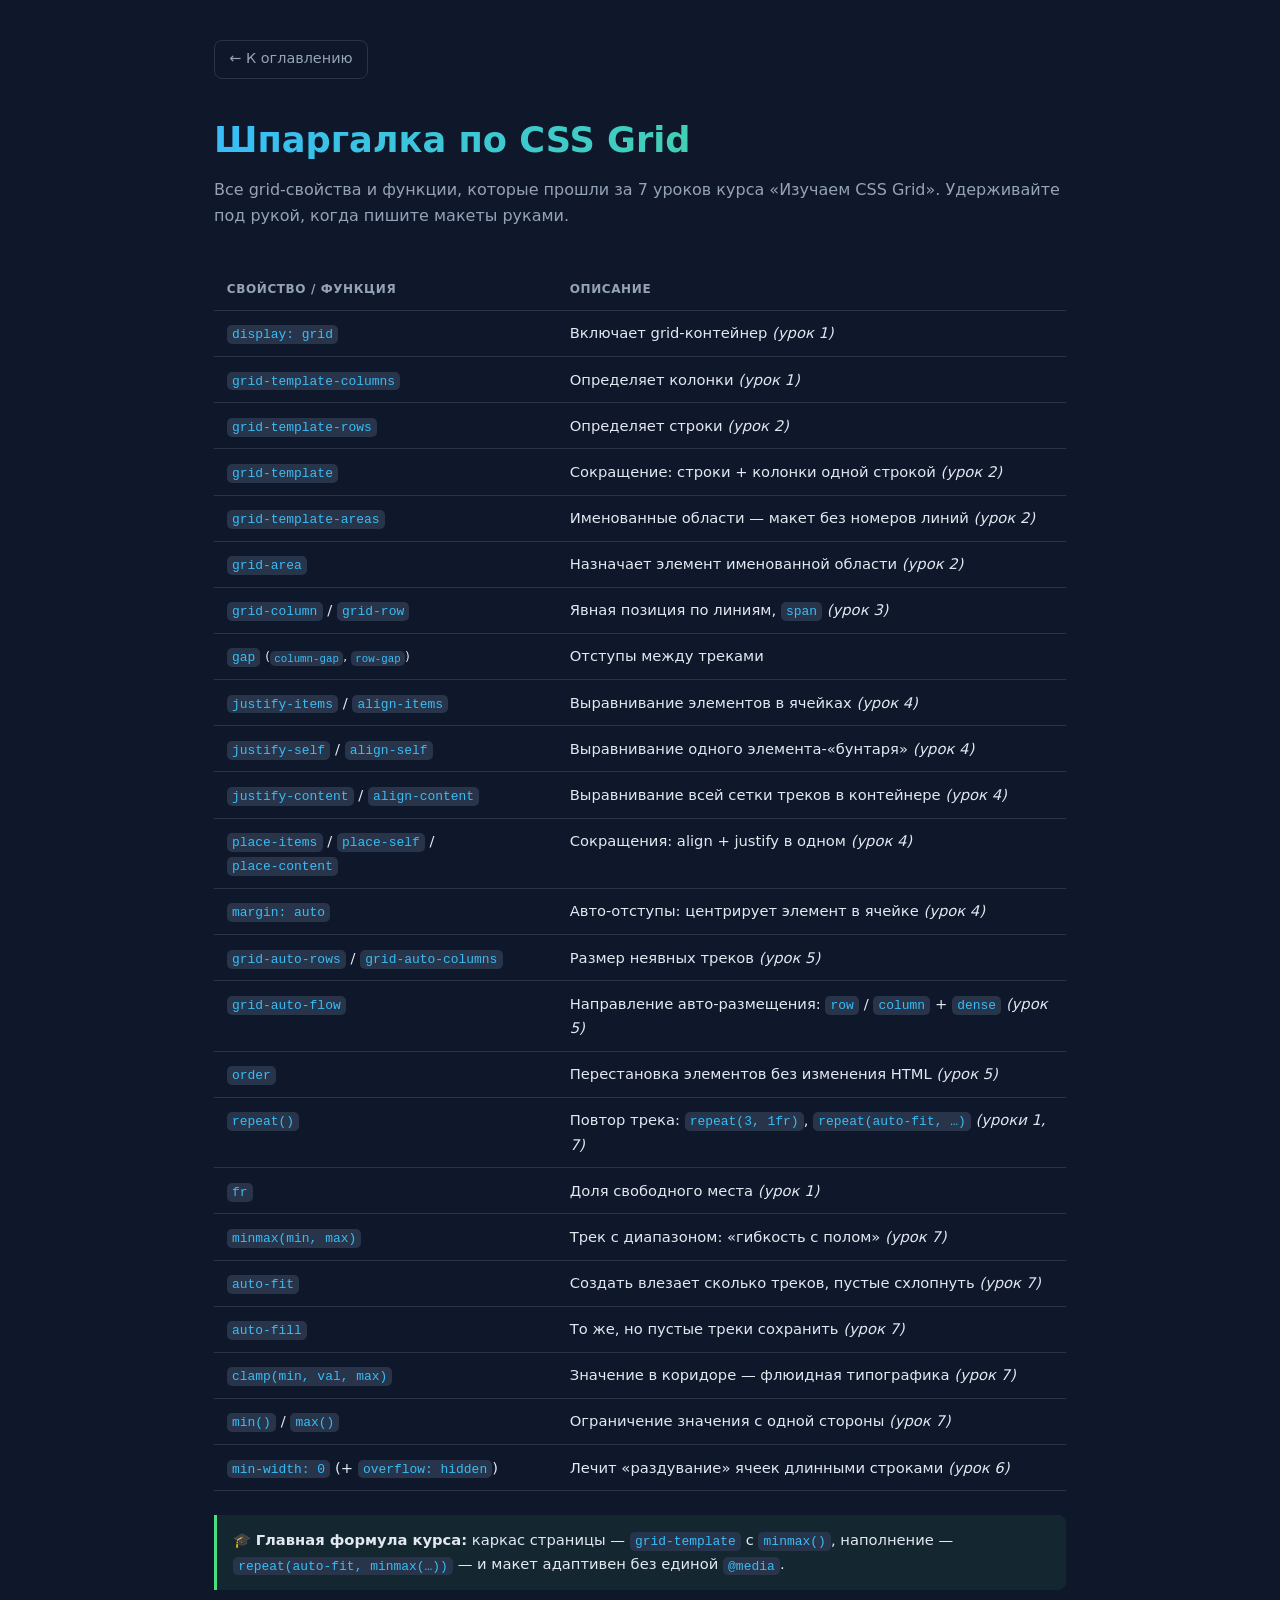
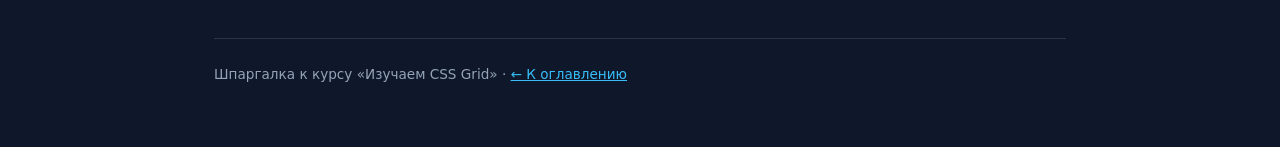
<file: cheatsheet.html>
<!DOCTYPE html>
<html lang="ru">
<head>
  <meta charset="UTF-8">
  <meta name="viewport" content="width=device-width, initial-scale=1.0">
  <title>Шпаргалка: CSS Grid по курсу</title>
  <link rel="stylesheet" href="styles.css">
</head>
<body>
  <div class="page">
    <nav class="nav">
      <a href="index.html">← К оглавлению</a>
    </nav>

    <header>
      <h1>Шпаргалка по CSS Grid</h1>
      <p>Все grid-свойства и функции, которые прошли за 7 уроков курса «Изучаем CSS Grid». Удерживайте под рукой, когда пишите макеты руками.</p>
    </header>

    <table>
      <thead>
        <tr><th>Свойство / функция</th><th>Описание</th></tr>
      </thead>
      <tbody>
        <tr><td><code>display: grid</code></td><td>Включает grid-контейнер <em>(урок 1)</em></td></tr>
        <tr><td><code>grid-template-columns</code></td><td>Определяет колонки <em>(урок 1)</em></td></tr>
        <tr><td><code>grid-template-rows</code></td><td>Определяет строки <em>(урок 2)</em></td></tr>
        <tr><td><code>grid-template</code></td><td>Сокращение: строки + колонки одной строкой <em>(урок 2)</em></td></tr>
        <tr><td><code>grid-template-areas</code></td><td>Именованные области — макет без номеров линий <em>(урок 2)</em></td></tr>
        <tr><td><code>grid-area</code></td><td>Назначает элемент именованной области <em>(урок 2)</em></td></tr>
        <tr><td><code>grid-column</code> / <code>grid-row</code></td><td>Явная позиция по линиям, <code>span</code> <em>(урок 3)</em></td></tr>
        <tr><td><code>gap</code> <small>(<code>column-gap</code>, <code>row-gap</code>)</small></td><td>Отступы между треками</td></tr>
        <tr><td><code>justify-items</code> / <code>align-items</code></td><td>Выравнивание элементов в ячейках <em>(урок 4)</em></td></tr>
        <tr><td><code>justify-self</code> / <code>align-self</code></td><td>Выравнивание одного элемента-«бунтаря» <em>(урок 4)</em></td></tr>
        <tr><td><code>justify-content</code> / <code>align-content</code></td><td>Выравнивание всей сетки треков в контейнере <em>(урок 4)</em></td></tr>
        <tr><td><code>place-items</code> / <code>place-self</code> / <code>place-content</code></td><td>Сокращения: align + justify в одном <em>(урок 4)</em></td></tr>
        <tr><td><code>margin: auto</code></td><td>Авто-отступы: центрирует элемент в ячейке <em>(урок 4)</em></td></tr>
        <tr><td><code>grid-auto-rows</code> / <code>grid-auto-columns</code></td><td>Размер неявных треков <em>(урок 5)</em></td></tr>
        <tr><td><code>grid-auto-flow</code></td><td>Направление авто-размещения: <code>row</code> / <code>column</code> + <code>dense</code> <em>(урок 5)</em></td></tr>
        <tr><td><code>order</code></td><td>Перестановка элементов без изменения HTML <em>(урок 5)</em></td></tr>
        <tr><td><code>repeat()</code></td><td>Повтор трека: <code>repeat(3, 1fr)</code>, <code>repeat(auto-fit, …)</code> <em>(уроки 1, 7)</em></td></tr>
        <tr><td><code>fr</code></td><td>Доля свободного места <em>(урок 1)</em></td></tr>
        <tr><td><code>minmax(min, max)</code></td><td>Трек с диапазоном: «гибкость с полом» <em>(урок 7)</em></td></tr>
        <tr><td><code>auto-fit</code></td><td>Создать влезает сколько треков, пустые схлопнуть <em>(урок 7)</em></td></tr>
        <tr><td><code>auto-fill</code></td><td>То же, но пустые треки сохранить <em>(урок 7)</em></td></tr>
        <tr><td><code>clamp(min, val, max)</code></td><td>Значение в коридоре — флюидная типографика <em>(урок 7)</em></td></tr>
        <tr><td><code>min()</code> / <code>max()</code></td><td>Ограничение значения с одной стороны <em>(урок 7)</em></td></tr>
        <tr><td><code>min-width: 0</code> (+ <code>overflow: hidden</code>)</td><td>Лечит «раздувание» ячеек длинными строками <em>(урок 6)</em></td></tr>
      </tbody>
    </table>

    <div class="note">
      🎓 <strong>Главная формула курса:</strong> каркас страницы —
      <code>grid-template</code> с <code>minmax()</code>, наполнение —
      <code>repeat(auto-fit, minmax(…))</code> — и макет адаптивен
      без единой <code>@media</code>.
    </div>

    <footer>
      Шпаргалка к курсу «Изучаем CSS Grid» ·
      <a href="index.html" style="color:var(--accent);">← К оглавлению</a>
    </footer>
  </div>
</body>
</html>
</file>
<file: styles.css>
/* ============================================================
   CSS Grid — обучающий курс. Общие стили
   Переиспользуются на всех страницах курса.
   ============================================================ */

:root {
  --bg: #0f172a;
  --surface: #1e293b;
  --surface-2: #273449;
  --text: #e2e8f0;
  --muted: #94a3b8;
  --accent: #38bdf8;
  --accent-soft: rgba(56, 189, 248, 0.15);
  --green: #4ade80;
  --radius: 12px;
  font-size: 16px;
}

* { box-sizing: border-box; margin: 0; padding: 0; }

body {
  font-family: "Segoe UI", system-ui, -apple-system, sans-serif;
  background: var(--bg);
  color: var(--text);
  line-height: 1.65;
}

.page {
  max-width: 900px;
  margin: 0 auto;
  padding: 2.5rem 1.5rem 4rem;
}

/* ---------- Навигация ---------- */
.nav {
  display: flex;
  align-items: center;
  gap: 0.5rem;
  margin-bottom: 2rem;
}

.nav a {
  color: var(--muted);
  text-decoration: none;
  font-size: 0.9rem;
  padding: 0.4rem 0.9rem;
  border-radius: 8px;
  border: 1px solid var(--surface-2);
  transition: all 0.15s ease;
}

.nav a:hover {
  color: var(--accent);
  border-color: var(--accent);
}

/* ---------- Заголовки и текст ---------- */
header {
  margin-bottom: 2.5rem;
}

header h1 {
  font-size: 2.2rem;
  font-weight: 700;
  background: linear-gradient(90deg, var(--accent), var(--green));
  -webkit-background-clip: text;
  background-clip: text;
  color: transparent;
  margin-bottom: 0.5rem;
}

header p { color: var(--muted); }

h2 {
  font-size: 1.45rem;
  margin: 2.5rem 0 1rem;
  display: flex;
  align-items: center;
  gap: 0.6rem;
}

h2 .num {
  display: inline-flex;
  align-items: center;
  justify-content: center;
  width: 2rem;
  height: 2rem;
  border-radius: 50%;
  background: var(--accent-soft);
  color: var(--accent);
  font-size: 1rem;
  flex-shrink: 0;
}

h3 {
  font-size: 1.15rem;
  margin: 1.9rem 0 0.8rem;
}

p { margin-bottom: 1rem; }

ul { margin: 0 0 1rem 1.4rem; color: var(--text); }
li { margin-bottom: 0.35rem; }
li::marker { color: var(--accent); }

/* ---------- Карточки ---------- */
.card {
  background: var(--surface);
  border: 1px solid var(--surface-2);
  border-radius: var(--radius);
  padding: 1.25rem;
  margin-bottom: 1.5rem;
}

.note {
  border-left: 3px solid var(--green);
  background: rgba(74, 222, 128, 0.08);
  padding: 0.8rem 1rem;
  border-radius: 0 8px 8px 0;
  font-size: 0.92rem;
  margin: 1rem 0 1.5rem;
}

/* ---------- Код ---------- */
code {
  font-family: "Cascadia Code", Consolas, monospace;
  font-size: 0.88em;
  background: var(--surface-2);
  padding: 0.15em 0.4em;
  border-radius: 5px;
  color: var(--accent);
}

pre {
  background: #0b1120;
  border: 1px solid var(--surface-2);
  border-radius: var(--radius);
  padding: 1rem 1.25rem;
  overflow-x: auto;
  margin-bottom: 1rem;
}

pre code {
  background: none;
  padding: 0;
  color: #c9d6ea;
  font-size: 0.85rem;
  line-height: 1.6;
}

/* подсветка синтаксиса */
.tok-prop { color: #7dd3fc; }
.tok-val  { color: #86efac; }
.tok-sel  { color: #f9a8d4; }
.tok-com  { color: #64748b; font-style: italic; }

/* ---------- Демо-сетки ---------- */
.demo-grid {
  display: grid;
  gap: 12px;
  margin-top: 1rem;
}

.demo-grid > div {
  background: var(--accent-soft);
  border: 1px solid var(--accent);
  border-radius: 8px;
  min-height: 72px;
  display: flex;
  align-items: center;
  justify-content: center;
  font-weight: 600;
  color: var(--accent);
  transition: all 0.3s ease;
}

/* ---------- Таблицы ---------- */
table {
  width: 100%;
  border-collapse: collapse;
  margin-bottom: 1.5rem;
  font-size: 0.92rem;
}

th, td {
  text-align: left;
  padding: 0.65rem 0.8rem;
  border-bottom: 1px solid var(--surface-2);
  vertical-align: top;
}

th {
  color: var(--muted);
  font-weight: 600;
  text-transform: uppercase;
  font-size: 0.75rem;
  letter-spacing: 0.05em;
}

td code { white-space: nowrap; }

/* Заголовки-группы внутри таблицы (разделители уровней) */
tr.row-group th {
  background: var(--accent-soft);
  color: var(--text);
  text-transform: none;
  letter-spacing: 0;
  font-size: 0.85rem;
  font-weight: 600;
}

/* ---------- Плейграунд ---------- */
.playground {
  background: var(--surface);
  border: 1px solid var(--surface-2);
  border-radius: var(--radius);
  padding: 1.25rem;
}

.playground .controls {
  display: flex;
  flex-wrap: wrap;
  gap: 0.5rem;
  margin-bottom: 1rem;
}

.playground button {
  font-family: inherit;
  font-size: 0.85rem;
  background: var(--surface-2);
  color: var(--text);
  border: 1px solid transparent;
  border-radius: 8px;
  padding: 0.45rem 0.85rem;
  cursor: pointer;
  transition: all 0.15s ease;
}

.playground button:hover { border-color: var(--accent); }

.playground button.active {
  background: var(--accent-soft);
  border-color: var(--accent);
  color: var(--accent);
  font-weight: 600;
}

.playground .current-value {
  font-family: "Cascadia Code", Consolas, monospace;
  font-size: 0.85rem;
  background: #0b1120;
  border: 1px solid var(--surface-2);
  border-radius: 8px;
  padding: 0.5rem 0.8rem;
  margin-bottom: 1rem;
  color: var(--green);
}

.playground .live {
  display: grid;
  gap: 10px;
  transition: all 0.3s ease;
}

.playground .live > div {
  background: var(--accent-soft);
  border: 1px solid var(--accent);
  border-radius: 8px;
  min-height: 64px;
  display: flex;
  align-items: center;
  justify-content: center;
  font-weight: 600;
  color: var(--accent);
  transition: all 0.3s ease;
}

/* ---------- Формирование демо-сетки в уроке 1 ---------- */
.demo-grid.cols-3 { grid-template-columns: repeat(3, 1fr); }

/* ---------- Демо строк (урок 2) ---------- */
.demo-grid.rows-2 {
  grid-template-columns: repeat(3, 1fr);
  grid-template-rows: 72px 110px;
}

/* ---------- Демо именованных областей (урок 2) ---------- */
.area-grid {
  display: grid;
  gap: 10px;
  margin-top: 1rem;
  min-height: 280px;
}

.area-box {
  border-radius: 8px;
  padding: 0.7rem 0.9rem;
  font-weight: 600;
  display: flex;
  flex-direction: column;
  justify-content: center;
  gap: 0.15rem;
  transition: all 0.3s ease;
}

.area-box small {
  font-weight: 400;
  font-size: 0.75rem;
  opacity: 0.75;
  font-family: "Cascadia Code", Consolas, monospace;
}

.area-box[data-area="header"]  { grid-area: header;  background: rgba(56, 189, 248, 0.12); border: 1px solid #38bdf8; color: #7dd3fc; }
.area-box[data-area="sidebar"] { grid-area: sidebar; background: rgba(74, 222, 128, 0.10); border: 1px solid #4ade80; color: #86efac; }
.area-box[data-area="content"] { grid-area: content; background: var(--accent-soft);      border: 1px solid var(--accent); color: var(--accent); }
.area-box[data-area="footer"]  { grid-area: footer;  background: rgba(192, 132, 252, 0.12); border: 1px solid #c084fc; color: #d8b4fe; }

/* ---------- Урок 3: нумерация линий ---------- */
.lines-demo {
  display: grid;
  grid-template-columns: auto 1fr;
  grid-template-areas: ". colnums" "rownums cells";
  gap: 8px 12px;
  margin-top: 1rem;
}

.lines-demo .colnums,
.lines-demo .rownums {
  position: relative;
  color: var(--muted);
  font-size: 0.8rem;
  font-family: "Cascadia Code", Consolas, monospace;
}

.lines-demo .colnums { grid-area: colnums; height: 1.2rem; }
.lines-demo .rownums { grid-area: rownums; width: 1.2rem; }

.lines-demo .ln {
  position: absolute;
  transform: translateX(-50%);
}

.lines-demo .rownums .ln {
  transform: translateY(-50%);
}

.lines-demo .cells {
  grid-area: cells;
  display: grid;
  grid-template-columns: repeat(4, 1fr);
  grid-template-rows: repeat(2, 64px);
}

.lines-demo .cell-line {
  border: 1px solid var(--surface-2);
  background: var(--surface);
  display: flex;
  align-items: center;
  justify-content: center;
  color: var(--muted);
  font-size: 0.85rem;
}

.lines-demo .cell-line.hl {
  background: var(--accent-soft);
  border-color: var(--accent);
  color: var(--accent);
  font-weight: 600;
}

/* ---------- Урок 3: позиционирование ---------- */
.place-demo {
  display: grid;
  grid-template-columns: repeat(3, 1fr);
  grid-template-rows: repeat(2, 70px);
  gap: 8px;
  margin-top: 1rem;
}

.place-demo > div {
  border-radius: 8px;
  background: var(--surface);
  border: 1px solid var(--surface-2);
  display: flex;
  align-items: center;
  justify-content: center;
  font-size: 0.8rem;
  color: var(--muted);
}

.place-demo > div.hl {
  background: var(--accent-soft);
  border-color: var(--accent);
  color: var(--accent);
  font-weight: 600;
  font-size: 1rem;
}

/* ---------- Урок 3: наложенные элементы ---------- */
.overlap-demo {
  display: grid;
  grid-template-columns: repeat(3, 1fr);
  grid-template-rows: repeat(3, 60px);
  gap: 8px;
  margin-top: 1rem;
}

.overlap-demo .a {
  grid-column: 1 / 3;
  grid-row: 1 / 3;
  background: rgba(56, 189, 248, 0.15);
  border: 1px solid var(--accent);
  color: var(--accent);
  border-radius: 8px;
  display: flex;
  align-items: center;
  justify-content: center;
  font-weight: 600;
}

.overlap-demo .b {
  grid-column: 2 / 4;
  grid-row: 2 / 4;
  background: rgba(74, 222, 128, 0.18);
  border: 1px solid var(--green);
  color: var(--green);
  border-radius: 8px;
  display: flex;
  align-items: center;
  justify-content: center;
  font-weight: 600;
  z-index: 1;
}

/* ---------- Урок 3: конструктор позиции ---------- */
.pos-grid {
  display: grid;
  grid-template-columns: repeat(4, 1fr);
  grid-template-rows: repeat(3, 64px);
  gap: 8px;
}

.pos-grid .cell-bg {
  background: var(--surface);
  border: 1px solid var(--surface-2);
  border-radius: 6px;
  display: flex;
  align-items: center;
  justify-content: center;
  color: var(--muted);
  font-size: 0.8rem;
}

.pos-grid .pos-item {
  background: var(--accent);
  color: #08111f;
  font-weight: 700;
  font-size: 1.05rem;
  border-radius: 6px;
  display: flex;
  align-items: center;
  justify-content: center;
  z-index: 1;
  transition: all 0.25s ease;
}

.control-label {
  font-size: 0.8rem;
  font-weight: 600;
  color: var(--muted);
  display: inline-flex;
  align-items: center;
  margin-right: 0.25rem;
  font-family: "Cascadia Code", Consolas, monospace;
}

/* ---------- Оглавление (главная страница) ---------- */
.toc {
  list-style: none;
  margin: 0;
  display: grid;
  gap: 0.9rem;
}

.toc-item {
  display: flex;
  align-items: center;
  gap: 1rem;
  padding: 1rem 1.25rem;
  border-radius: var(--radius);
  transition: all 0.15s ease;
}

.toc-item a {
  display: flex;
  align-items: center;
  gap: 1rem;
  flex: 1;
  text-decoration: none;
  color: inherit;
  background: none;
  border: none;
  cursor: pointer;
  font-family: inherit;
  text-align: left;
  font-size: 1rem;
}

.toc-item.available {
  background: var(--surface);
  border: 1px solid var(--surface-2);
}

.toc-item.available a:hover {
  border-color: var(--accent);
  background: var(--accent-soft);
}

.toc-item.soon {
  background: var(--surface);
  border: 1px dashed var(--surface-2);
  opacity: 0.6;
}

.toc-num {
  display: inline-flex;
  align-items: center;
  justify-content: center;
  width: 2.5rem;
  height: 2.5rem;
  border-radius: 10px;
  background: var(--accent-soft);
  color: var(--accent);
  font-weight: 700;
  flex-shrink: 0;
}

.toc-item.soon .toc-num {
  background: var(--surface-2);
  color: var(--muted);
}

.toc-text { flex: 1; }

.toc-title { font-weight: 600; display: block; margin-bottom: 0.1rem; }

.toc-desc {
  font-size: 0.85rem;
  color: var(--muted);
  display: block;
}

.toc-badge {
  font-size: 0.75rem;
  font-weight: 600;
  padding: 0.3rem 0.7rem;
  border-radius: 999px;
  flex-shrink: 0;
}

.toc-badge.done {
  background: rgba(74, 222, 128, 0.12);
  color: var(--green);
}

.toc-badge.waiting {
  background: var(--surface-2);
  color: var(--muted);
}

/* ---------- Урок 4: 4 значения выравнивания ---------- */
.align-demo {
  display: grid;
  grid-template-columns: repeat(4, 1fr);
  grid-template-rows: 120px auto;
  gap: 10px 12px;
  margin-top: 1rem;
  align-items: center;
}

.align-demo .ad-box {
  height: 48px;
  width: 72px;
  background: var(--accent-soft);
  border: 1px solid var(--accent);
  border-radius: 8px;
  display: flex;
  align-items: center;
  justify-content: center;
  color: var(--accent);
  font-weight: 600;
  font-size: 0.9rem;
}

.align-demo .ad-stretch { width: auto; }

.align-demo .ad-cap {
  font-family: "Cascadia Code", Consolas, monospace;
  font-size: 0.78rem;
  color: var(--muted);
  text-align: center;
}

/* ---------- Урок 4: элементы внутри ячеек ---------- */
.items-demo {
  display: grid;
  grid-template-columns: repeat(3, 1fr);
  grid-template-rows: repeat(2, 110px);
  gap: 10px;
  margin-top: 1rem;
  place-items: center;
}

.items-demo > div {
  width: 76px;
  height: 48px;
  background: var(--accent-soft);
  border: 1px solid var(--accent);
  border-radius: 8px;
  display: flex;
  align-items: center;
  justify-content: center;
  color: var(--accent);
  font-weight: 600;
}

.items-demo > div.self {
  width: auto;
  min-width: 76px;
  background: rgba(74, 222, 128, 0.15);
  border-color: var(--green);
  color: var(--green);
  font-size: 0.72rem;
  line-height: 1.4;
  padding: 0 0.5rem;
}

/* ---------- Урок 4: сетка в контейнере ---------- */
.content-demo {
  display: grid;
  grid-template-columns: repeat(3, 120px);
  grid-template-rows: repeat(2, 72px);
  gap: 12px;
  height: 330px;
  margin-top: 1rem;
  padding: 12px;
  border: 1px dashed var(--muted);
  border-radius: var(--radius);
  background: rgba(15, 23, 42, 0.5);
  place-items: center;
  justify-content: space-evenly;
  align-content: space-evenly;
}

.content-demo > div {
  width: 72px;
  height: 46px;
  background: var(--accent-soft);
  border: 1px solid var(--accent);
  border-radius: 8px;
  display: flex;
  align-items: center;
  justify-content: center;
  color: var(--accent);
  font-weight: 600;
}

/* ---------- Урок 4: margin: auto ---------- */
.margin-auto-demo {
  display: grid;
  grid-template-columns: repeat(3, 1fr);
  grid-template-rows: repeat(2, 88px);
  gap: 10px;
  margin-top: 1rem;
}

.margin-auto-demo > div {
  background: var(--surface);
  border: 1px solid var(--surface-2);
  border-radius: 8px;
  display: flex;
  align-items: center;
  justify-content: center;
  color: var(--muted);
  font-size: 0.8rem;
}

.margin-auto-demo .plain {
  grid-column: 2 / 4;
  justify-self: end;
  background: var(--accent-soft);
  border-color: var(--accent);
  color: var(--accent);
  font-weight: 600;
  font-size: 0.85rem;
}

.margin-auto-demo .auto {
  width: 220px;
  margin-inline: auto;
  background: rgba(74, 222, 128, 0.15);
  border-color: var(--green);
  color: var(--green);
  font-weight: 600;
  font-size: 0.85rem;
}

/* ---------- Урок 4: плейграунд выравнивания ---------- */
.align-grid {
  display: grid;
  grid-template-columns: repeat(3, 120px);
  grid-template-rows: repeat(2, 72px);
  gap: 12px;
  height: 340px;
  padding: 12px;
  border: 1px dashed var(--muted);
  border-radius: var(--radius);
  background: rgba(15, 23, 42, 0.5);
  transition: all 0.3s ease;
}

.align-grid > div {
  background: var(--accent-soft);
  border: 1px solid var(--accent);
  border-radius: 8px;
  display: flex;
  align-items: center;
  justify-content: center;
  font-weight: 600;
  color: var(--accent);
  transition: all 0.3s ease;
}

/* ---------- Урок 5: авто-размещение, неявные строки ---------- */
.flow-demo {
  display: grid;
  grid-template-columns: repeat(3, 1fr);
  grid-template-rows: 52px;
  grid-auto-rows: 52px;
  gap: 8px;
  margin-top: 1rem;
}

.flow-demo > div,
.flow-col-demo > div {
  background: var(--accent-soft);
  border: 1px solid var(--accent);
  border-radius: 8px;
  display: flex;
  align-items: center;
  justify-content: center;
  color: var(--accent);
  font-weight: 600;
}

.flow-demo .implicit,
.flow-col-demo .implicit {
  background: rgba(192, 132, 252, 0.12);
  border-color: #c084fc;
  color: #d8b4fe;
}

/* ---------- Урок 5: column flow ---------- */
.flow-col-demo {
  display: grid;
  grid-template-rows: repeat(3, 52px);
  grid-auto-flow: column;
  grid-auto-columns: 1fr;
  gap: 8px;
  margin-top: 1rem;
}

/* ---------- Урок 5: order ---------- */
.order-demo {
  display: grid;
  grid-template-columns: repeat(6, 1fr);
  gap: 8px;
  margin-top: 1rem;
}

.order-demo > div {
  background: var(--surface);
  border: 1px solid var(--surface-2);
  border-radius: 8px;
  display: flex;
  align-items: center;
  justify-content: center;
  color: var(--text);
  font-weight: 600;
  min-height: 52px;
}

.order-demo .neg {
  background: rgba(74, 222, 128, 0.15);
  border-color: var(--green);
  color: var(--green);
}

.order-demo .pos {
  background: rgba(192, 132, 252, 0.12);
  border-color: #c084fc;
  color: #d8b4fe;
}

/* ---------- Урок 5: dense / дыры ---------- */
.dense-demo {
  display: grid;
  grid-template-columns: repeat(4, 1fr);
  grid-template-rows: repeat(3, 56px);
  gap: 8px;
  margin-top: 1rem;
}

.dense-demo > div {
  background: var(--accent-soft);
  border: 1px solid var(--accent);
  border-radius: 8px;
  display: flex;
  align-items: center;
  justify-content: center;
  color: var(--accent);
  font-weight: 600;
}

.dense-demo .wide { grid-column: span 2; }

/* ---------- Урок 5: плейграунд потока ---------- */
.flow-grid {
  display: grid;
  grid-template-columns: repeat(4, 1fr);
  grid-template-rows: repeat(3, 60px);
  grid-auto-columns: 1fr;
  grid-auto-rows: 60px;
  gap: 8px;
}

.flow-grid > div {
  background: var(--accent-soft);
  border: 1px solid var(--accent);
  border-radius: 6px;
  display: flex;
  align-items: center;
  justify-content: center;
  color: var(--accent);
  font-weight: 600;
  transition: all 0.25s ease;
}

.flow-grid .wide { grid-column: span 2; }

.flow-grid .hl {
  background: rgba(74, 222, 128, 0.18);
  border-color: var(--green);
  color: var(--green);
}

/* ---------- Урок 6: grid внутри grid ---------- */
.nested-demo {
  display: grid;
  grid-template-columns: 1fr 1fr;
  gap: 16px;
  margin-top: 1rem;
}

.nested-demo article {
  display: grid;
  grid-template-columns: repeat(3, 1fr);
  gap: 8px;
  padding: 12px;
  background: var(--surface);
  border: 1px solid var(--surface-2);
  border-radius: var(--radius);
}

.nested-demo .n-title {
  grid-column: 1 / -1;
  font-weight: 600;
  color: var(--text);
  border-bottom: 1px solid var(--surface-2);
  padding-bottom: 0.5rem;
  font-size: 0.9rem;
}

.nested-demo article > div:not(.n-title) {
  background: var(--accent-soft);
  border: 1px solid var(--accent);
  border-radius: 8px;
  min-height: 52px;
  display: flex;
  align-items: center;
  justify-content: center;
  color: var(--accent);
  font-weight: 600;
}

/* ---------- Урок 6: flexbox + grid ---------- */
.mix-demo {
  background: var(--surface);
  border: 1px solid var(--surface-2);
  border-radius: var(--radius);
  overflow: hidden;
  margin-top: 1rem;
}

.mix-head {
  display: flex;
  justify-content: space-between;
  align-items: center;
  padding: 0.75rem 1rem;
  border-bottom: 1px solid var(--surface-2);
  font-weight: 600;
}

.mix-head .mix-btn {
  background: var(--accent-soft);
  color: var(--accent);
  border: 1px solid var(--accent);
  padding: 0.3rem 0.8rem;
  border-radius: 8px;
  font-size: 0.85rem;
}

.mix-body {
  display: grid;
  grid-template-columns: repeat(3, 1fr);
  gap: 10px;
  padding: 1rem;
}

.mix-body > div {
  background: var(--accent-soft);
  border: 1px solid var(--accent);
  border-radius: 8px;
  padding: 0.6rem;
  text-align: center;
  color: var(--accent);
  font-weight: 600;
  font-size: 0.95rem;
}

.mix-body small {
  display: block;
  color: var(--muted);
  font-weight: 400;
  font-size: 0.75rem;
  margin-top: 0.2rem;
}

/* ---------- Урок 6: раздувание / min-width: 0 ---------- */
.blow-wrap { margin-top: 1.5rem; }

.blow-label {
  font-size: 0.8rem;
  color: var(--muted);
  margin-bottom: 0.4rem;
  font-family: "Cascadia Code", Consolas, monospace;
}

.blow-grid {
  display: grid;
  grid-template-columns: 1fr 1fr;
  gap: 10px;
  outline: 2px dashed var(--surface-2);
  outline-offset: 8px;
  border-radius: var(--radius);
}

.blow-grid > div {
  min-height: 60px;
  padding: 0 0.8rem;
  display: flex;
  align-items: center;
  background: var(--accent-soft);
  border: 1px solid var(--accent);
  border-radius: 8px;
  color: var(--accent);
  font-weight: 600;
  font-size: 0.85rem;
}

.blow-grid .long { white-space: nowrap; }

.blow-grid .fixed { min-width: 0; overflow: hidden; }

/* ---------- Урок 6: практика — карточки профилей ---------- */
.profiles {
  display: grid;
  grid-template-columns: 1fr 1fr;
  gap: 16px;
  margin-top: 1rem;
}

.profile {
  display: grid;
  grid-template-columns: 88px 1fr;
  grid-template-areas:
    "photo title"
    "photo meta"
    "tags  tags";
  gap: 12px;
  padding: 16px;
  background: var(--surface);
  border: 1px solid var(--surface-2);
  border-radius: var(--radius);
  align-items: center;
}

.profile .photo {
  grid-area: photo;
  width: 88px;
  height: 88px;
  border-radius: 12px;
  background: var(--accent-soft);
  border: 1px solid var(--accent);
  display: flex;
  align-items: center;
  justify-content: center;
  font-size: 1.6rem;
  font-weight: 700;
  color: var(--accent);
}

.profile .title { grid-area: title; font-weight: 600; font-size: 1.05rem; }

.profile .meta { grid-area: meta; color: var(--muted); font-size: 0.85rem; }

.profile .tags {
  grid-area: tags;
  display: grid;
  grid-template-columns: repeat(3, 1fr);
  gap: 8px;
}

.profile .tags span {
  background: rgba(74, 222, 128, 0.1);
  border: 1px solid var(--green);
  color: var(--green);
  text-align: center;
  border-radius: 8px;
  padding: 0.3rem;
  font-size: 0.78rem;
}

/* ---------- Урок 6: конструктор вложенных макетов ---------- */
.nest-demo {
  display: grid;
  grid-template-columns: repeat(3, 1fr);
  gap: 10px;
}

.nest-demo.is-flex { display: flex; }

.nest-demo.is-flex .ncard { flex: 1; }

.ncard {
  display: grid;
  grid-template-rows: auto 1fr;
  gap: 8px;
  background: var(--surface-2);
  border: 1px solid var(--accent);
  border-radius: 8px;
  padding: 10px;
  min-height: 150px;
  transition: all 0.25s ease;
}

.ncard.is-flex {
  display: flex;
  flex-direction: column;
}

.ncard-h {
  font-weight: 600;
  color: var(--text);
  border-bottom: 1px solid var(--surface-2);
  padding-bottom: 0.4rem;
  font-size: 0.9rem;
}

.ncard-b {
  display: grid;
  grid-template-columns: repeat(3, 1fr);
  gap: 6px;
  align-content: start;
}

.ncard.is-flex .ncard-b {
  display: flex;
  flex-direction: column;
}

.ncard-b span {
  background: var(--accent-soft);
  border: 1px solid var(--accent);
  color: var(--accent);
  border-radius: 6px;
  padding: 0.35rem;
  text-align: center;
  font-size: 0.78rem;
}

.ncard-b .longtxt {
  display: none;
  white-space: nowrap;
  grid-column: 1 / -1;
}

.ncard-b.has-long .longtxt { display: block; }

.nest-demo.minw0 .ncard { min-width: 0; overflow: hidden; }

/* ---------- Урок 7: Гибкость и адаптивный макет ---------- */

/* Сплющенные фиксированные колонки */
.crush-demo {
  width: 300px;
  display: grid;
  grid-template-columns: repeat(3, 1fr);
  gap: 8px;
  border: 1px dashed var(--muted);
  border-radius: 8px;
  padding: 10px;
  background: var(--surface);
  margin-bottom: 1rem;
}

.crush-demo > div {
  background: var(--accent-soft);
  border: 1px solid var(--accent);
  color: var(--accent);
  border-radius: 6px;
  min-height: 44px;
  display: flex;
  align-items: center;
  justify-content: center;
  font-weight: 600;
  font-size: 0.9rem;
}

.crush-demo .crushed { font-size: 0.75rem; }

/* Сравнение minmax() */
.minmax-compare {
  display: grid;
  grid-template-columns: 1fr;
  gap: 1.25rem;
  margin-bottom: 1.5rem;
}

.minmax-label {
  font-size: 0.85rem;
  color: var(--muted);
  margin-bottom: 0.5rem;
}

.minmax-box {
  width: 320px;
  max-width: 100%;
  display: grid;
  grid-template-columns: repeat(3, minmax(70px, 1fr));
  gap: 8px;
  border: 1px dashed var(--muted);
  border-radius: 8px;
  padding: 10px;
  background: var(--surface);
}

.minmax-box.wide { grid-template-columns: repeat(3, minmax(110px, 1fr)); }

.minmax-box > div {
  background: var(--accent-soft);
  border: 1px solid var(--accent);
  color: var(--accent);
  border-radius: 6px;
  min-height: 44px;
  display: flex;
  align-items: center;
  justify-content: center;
  font-weight: 600;
}

/* auto-fit vs auto-fill */
.af-compare {
  display: grid;
  grid-template-columns: 1fr;
  gap: 1.25rem;
  margin-bottom: 1.5rem;
}

.af-label {
  font-size: 0.85rem;
  color: var(--muted);
  margin-bottom: 0.5rem;
}

.af-box {
  width: 400px;
  max-width: 100%;
  display: grid;
  gap: 10px;
  border: 1px dashed var(--muted);
  border-radius: 8px;
  padding: 10px;
  background: var(--surface);
}

.af-box.fit  { grid-template-columns: repeat(auto-fit, minmax(80px, 1fr)); }
.af-box.fill { grid-template-columns: repeat(auto-fill, minmax(80px, 1fr)); }

.af-box > div {
  background: var(--accent-soft);
  border: 1px solid var(--accent);
  color: var(--accent);
  border-radius: 6px;
  min-height: 48px;
  display: flex;
  align-items: center;
  justify-content: center;
  font-weight: 600;
}

/* Флюидные значения (clamp/min/max) */
.fluid-demo {
  container-type: inline-size;
  resize: horizontal;
  overflow: hidden;
  min-width: 200px;
  max-width: 100%;
  background: var(--surface);
  border: 1px solid var(--surface-2);
  border-radius: var(--radius);
  padding: 1rem 1.25rem 2.25rem;
  margin-bottom: 1.5rem;
}

.fluid-demo h3 {
  font-size: clamp(1rem, 9cqi, 2.4rem);
  margin-bottom: 0.75rem;
  overflow-wrap: anywhere;
}

.fluid-demo .fluid-card {
  width: min(90%, 380px);
  background: var(--accent-soft);
  border: 1px solid var(--accent);
  color: var(--accent);
  border-radius: 8px;
  padding: 0.75rem 1rem;
  font-size: 0.9rem;
  font-weight: 600;
}

/* Responsive-макет (сборка) */
.layout-demo {
  display: grid;
  gap: 10px;
  grid-template-columns: minmax(150px, 240px) 1fr;
  grid-template-areas:
    "top   top"
    "side  main"
    "cards cards";
  border: 1px dashed var(--muted);
  border-radius: var(--radius);
  padding: 12px;
  background: var(--bg);
  margin-bottom: 1.5rem;
}

.layout-demo > div {
  background: var(--accent-soft);
  border: 1px solid var(--accent);
  color: var(--accent);
  border-radius: 8px;
  min-height: 48px;
  display: flex;
  align-items: center;
  padding: 0.4rem 0.9rem;
  font-weight: 600;
}

.layout-demo small { color: var(--muted); font-weight: 400; margin-left: 0.35rem; }

.ld-top  { grid-area: top; }
.ld-side { grid-area: side; }
.ld-main { grid-area: main; }

.ld-cards {
  grid-area: cards;
  display: grid;
  grid-template-columns: repeat(auto-fit, minmax(90px, 1fr));
  gap: 8px;
  min-height: 0;
  border-style: dashed;
}

.ld-cards span {
  background: rgba(74, 222, 128, 0.12);
  border: 1px solid var(--green);
  color: var(--green);
  border-radius: 6px;
  min-height: 40px;
  display: flex;
  align-items: center;
  justify-content: center;
  font-weight: 600;
}

/* Плейграунд: живой ресайз */
.resize-demo {
  display: grid;
  gap: 10px;
  resize: horizontal;
  overflow: hidden;
  min-width: 220px;
  max-width: 100%;
  background: var(--surface-2);
  border: 1px dashed var(--muted);
  border-radius: 8px;
  padding: 10px;
}

.resize-demo .r-card {
  background: var(--accent-soft);
  border: 1px solid var(--accent);
  color: var(--accent);
  border-radius: 8px;
  min-height: 56px;
  display: flex;
  align-items: center;
  justify-content: center;
  font-weight: 600;
  transition: all 0.2s ease;
}

.pg-hint {
  margin: 0.75rem 0 0;
  font-size: 0.82rem;
  color: var(--muted);
}

/* ---------- Шпаргалка ---------- */
.cheatsheet-bar {
  margin: -1.5rem 0 1.75rem;
}

.cheatsheet-bar a {
  display: inline-flex;
  align-items: center;
  gap: 0.4rem;
  font-size: 0.85rem;
  color: var(--accent);
  text-decoration: none;
  padding: 0.35rem 0.85rem;
  border: 1px solid var(--accent);
  border-radius: 999px;
  background: var(--accent-soft);
  transition: all 0.15s ease;
}

.cheatsheet-bar a:hover { filter: brightness(1.2); }

/* ---------- Подвал ---------- */
footer {
  margin-top: 3rem;
  padding-top: 1.5rem;
  border-top: 1px solid var(--surface-2);
  color: var(--muted);
  font-size: 0.85rem;
}
</file>
